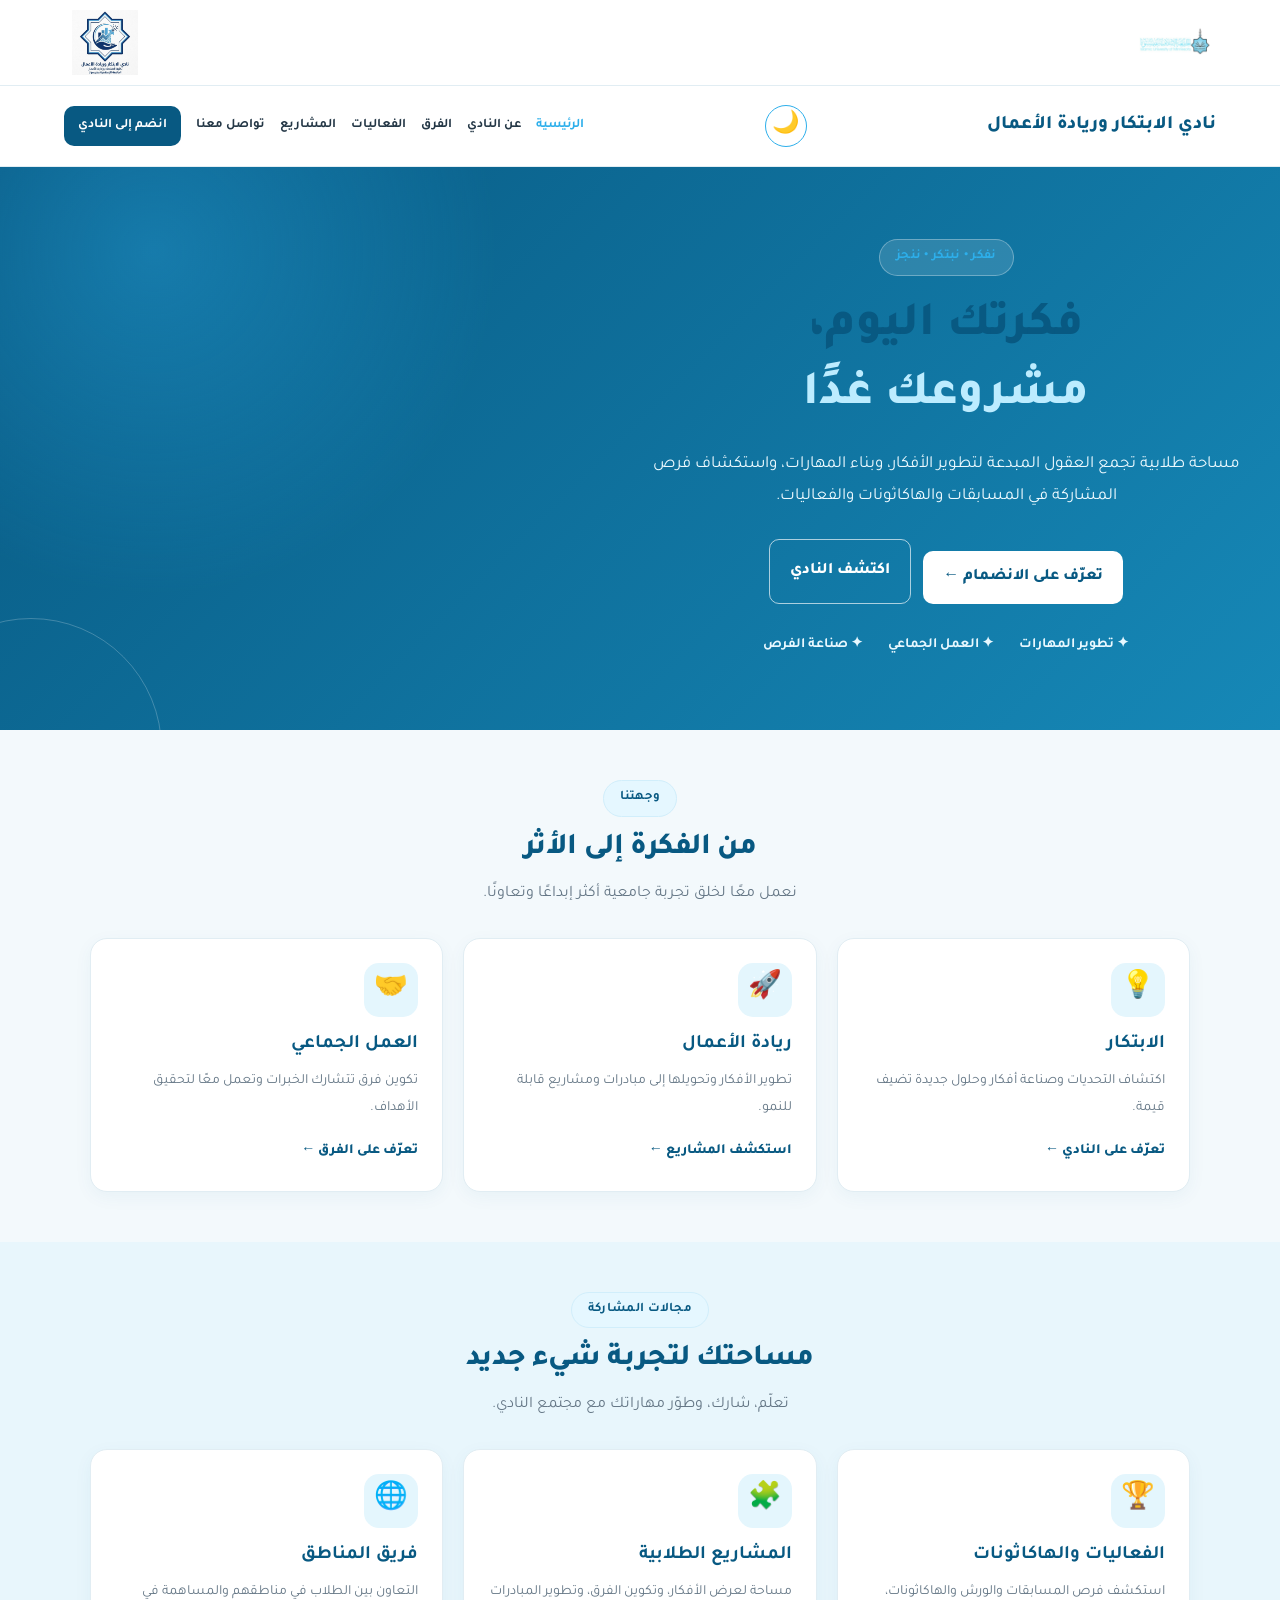
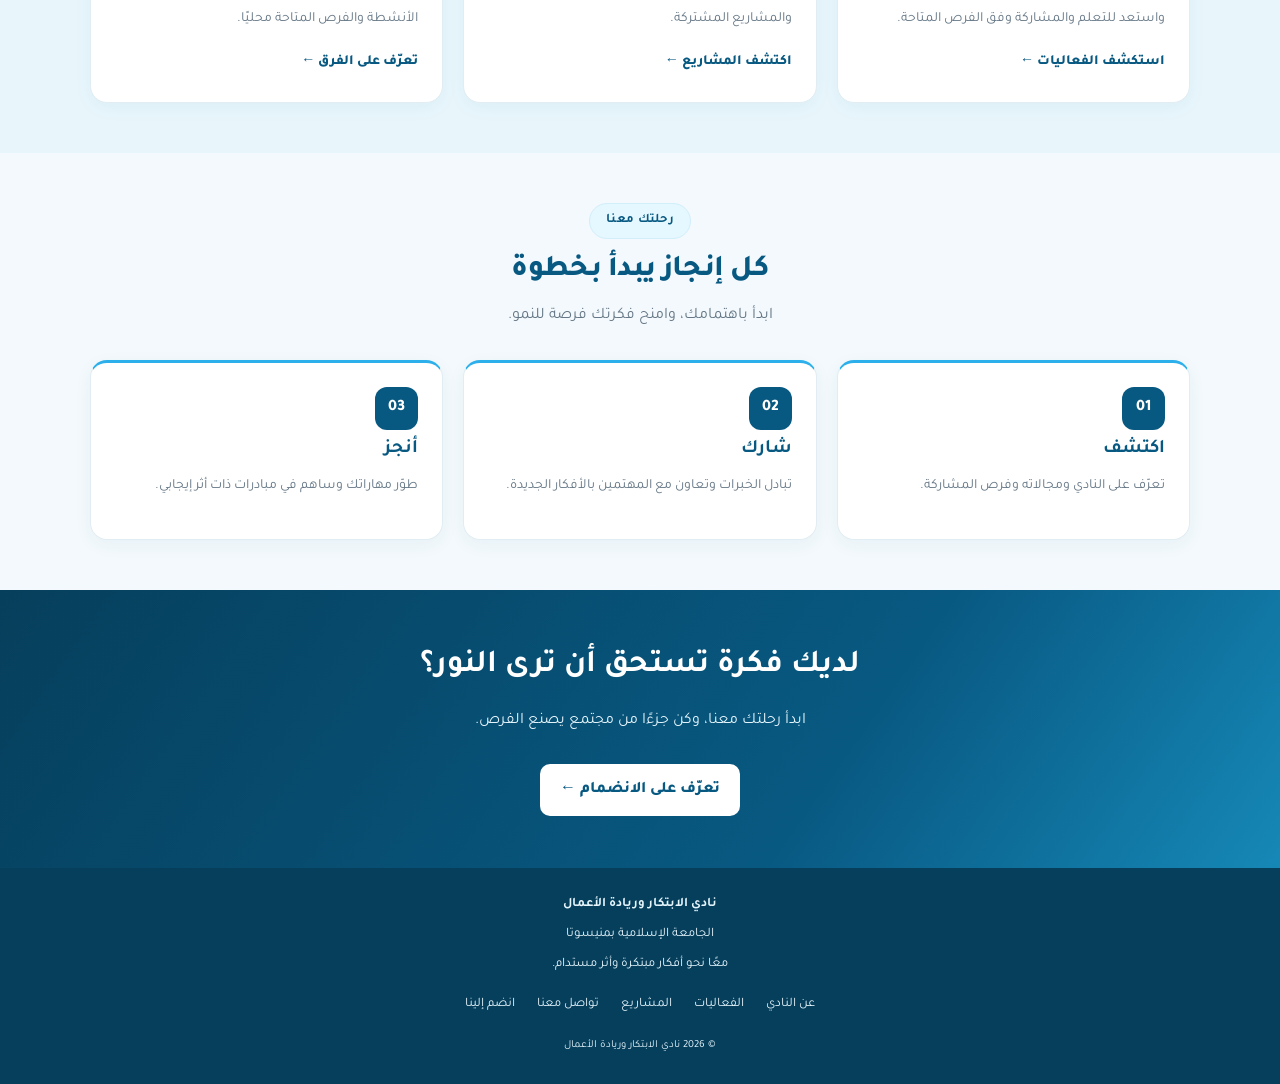
<file: index.html>
<!DOCTYPE html>
<html lang="ar" dir="rtl">
<head>
  <meta charset="UTF-8">
  <meta name="viewport" content="width=device-width, initial-scale=1.0">
  <meta name="description" content="نادي الابتكار وريادة الأعمال بالجامعة الإسلامية بمنيسوتا، مساحة طلابية لتطوير الأفكار والمشاريع والمهارات.">
  <meta name="theme-color" content="#085982">
  <title>الرئيسية | نادي الابتكار وريادة الأعمال</title>
  <link rel="stylesheet" href="style.css">

  <style>
    :root {
      --navy: #085982;
      --blue: #2DAFEB;
      --page: #f3f9fc;
      --white: #fff;
      --text: #243746;
      --muted: #657786;
      --border: #e1edf3;
    }

    * { box-sizing: border-box; }

    html { scroll-behavior: smooth; }

    body {
      margin: 0;
      font-family: 'Tajawal', Tahoma, Arial, sans-serif;
      background: var(--page);
      color: var(--text);
      line-height: 1.9;
    }

    a { color: inherit; text-decoration: none; }

    button { font: inherit; cursor: pointer; }

    img { max-width: 100%; display: block; }

    .top-logos {
      display: flex;
      align-items: center;
      justify-content: space-between;
      gap: 16px;
      padding: 10px 5%;
      background: var(--white);
      border-bottom: 1px solid var(--border);
    }

    .top-logos img {
      width: 82px;
      height: 65px;
      object-fit: contain;
    }

    .site-header {
      position: sticky;
      top: 0;
      z-index: 100;
      background: var(--white);
      border-bottom: 1px solid var(--border);
      padding: 14px 5%;
    }

    .nav-wrap {
      max-width: 1200px;
      margin: auto;
      display: flex;
      justify-content: space-between;
      align-items: center;
      gap: 16px;
      flex-wrap: wrap;
    }

    .brand {
      color: var(--navy);
      font-weight: 800;
      font-size: 19px;
      line-height: 1.6;
    }

    .header-actions {
      display: flex;
      align-items: center;
      gap: 8px;
    }

    .theme-toggle {
      display: inline-flex;
      align-items: center;
      justify-content: center;
      width: 42px;
      height: 42px;
      min-width: 42px;
      padding: 0;
      border: 1px solid var(--blue);
      border-radius: 50%;
      background: transparent;
      color: var(--navy);
      font-size: 22px;
    }

    .menu-toggle {
      display: none;
      width: 42px;
      height: 42px;
      border: 1px solid var(--border);
      border-radius: 10px;
      background: var(--page);
      color: var(--navy);
      font-size: 23px;
    }

    .nav-links {
      display: flex;
      flex-wrap: wrap;
      align-items: center;
      gap: 15px;
      font-size: 13px;
      font-weight: 700;
    }

    .nav-links a:hover,
    .nav-links a.active { color: var(--blue); }

    .nav-links .nav-cta {
      background: var(--navy);
      color: white;
      padding: 8px 14px;
      border-radius: 10px;
    }

    .nav-links .nav-cta:hover {
      background: var(--blue);
      color: white;
    }

    .container {
      width: min(1100px, 90%);
      margin: auto;
    }

    .hero {
      position: relative;
      overflow: hidden;
      padding: 72px 20px;
      text-align: center;
      color: white;
      background:
        radial-gradient(circle at 12% 15%, rgba(45,175,235,.35), transparent 28%),
        linear-gradient(135deg, #085982, #1688b7);
    }

    .hero::after {
      content: "";
      position: absolute;
      width: 260px;
      height: 260px;
      left: -100px;
      bottom: -150px;
      border: 1px solid rgba(255,255,255,.22);
      border-radius: 50%;
      pointer-events: none;
    }

    .hero-content {
      position: relative;
      z-index: 1;
      max-width: 800px;
      margin: auto;
    }

    .eyebrow {
      display: inline-block;
      background: rgba(255,255,255,.13);
      border: 1px solid rgba(255,255,255,.3);
      border-radius: 30px;
      padding: 5px 16px;
      font-size: 13px;
      font-weight: 700;
    }

    .hero h1 {
      font-size: clamp(30px, 5vw, 48px);
      line-height: 1.45;
      margin: 17px 0;
      font-weight: 800;
    }

    .hero h1 span { color: #bcecff; }

    .hero p {
      max-width: 700px;
      margin: auto;
      color: #edfaff;
      font-size: 17px;
    }

    .hero-actions {
      display: flex;
      justify-content: center;
      flex-wrap: wrap;
      gap: 12px;
      margin-top: 26px;
    }

    .btn {
      display: inline-flex;
      justify-content: center;
      align-items: center;
      border: 0;
      border-radius: 10px;
      padding: 11px 20px;
      font-weight: 800;
      text-align: center;
      transition: transform .2s, background .2s;
    }

    .btn:hover { transform: translateY(-2px); }

    .btn-primary {
      background: var(--navy);
      color: white;
    }

    .btn-primary:hover { background: #064565; }

    .btn-light {
      background: white;
      color: var(--navy);
    }

    .btn-outline {
      border: 1px solid rgba(255,255,255,.65);
      background: transparent;
      color: white;
    }

    .hero-points {
      display: flex;
      justify-content: center;
      flex-wrap: wrap;
      gap: 12px 25px;
      margin-top: 28px;
      color: #e8f8ff;
      font-size: 14px;
      font-weight: 700;
    }

    section.content-section { padding: 50px 0; }

    .section-heading {
      text-align: center;
      margin-bottom: 28px;
    }

    .section-heading .eyebrow {
      color: var(--navy);
      background: #e5f7ff;
      border-color: #d1eefb;
    }

    .section-heading h2 {
      color: var(--navy);
      margin: 10px 0 7px;
      font-size: clamp(23px, 3vw, 30px);
      line-height: 1.5;
      font-weight: 800;
    }

    .section-heading p {
      color: var(--muted);
      margin: 0;
    }

    .card-grid {
      display: grid;
      grid-template-columns: repeat(3, minmax(0, 1fr));
      gap: 20px;
    }

    .card {
      min-width: 0;
      height: 100%;
      padding: 24px;
      background: var(--white);
      border: 1px solid var(--border);
      border-radius: 17px;
      box-shadow: 0 5px 18px rgba(8,89,130,.05);
      transition: transform .2s, box-shadow .2s, border-color .2s;
    }

    .card:hover {
      transform: translateY(-4px);
      border-color: rgba(45,175,235,.55);
      box-shadow: 0 12px 28px rgba(8,89,130,.1);
    }

    .card-icon {
      display: grid;
      place-items: center;
      width: 54px;
      height: 54px;
      margin-bottom: 13px;
      border-radius: 15px;
      background: #e4f6fd;
      font-size: 27px;
    }

    .card h3 {
      color: var(--navy);
      margin: 5px 0 8px;
      font-size: 19px;
      line-height: 1.6;
    }

    .card p {
      color: var(--muted);
      font-size: 14px;
      margin: 0 0 15px;
    }

    .text-link {
      display: inline-block;
      color: var(--navy);
      font-weight: 800;
      font-size: 14px;
    }

    .text-link:hover { color: var(--blue); }

    .soft-section { background: #e8f6fc; }

    .steps .card { border-top: 3px solid var(--blue); }

    .step-number {
      display: inline-grid;
      place-items: center;
      width: 43px;
      height: 43px;
      border-radius: 12px;
      background: var(--navy);
      color: white;
      font-weight: 800;
    }

    .cta {
      text-align: center;
      background: linear-gradient(125deg, #063f5c, #085982 65%, #1688b7);
      color: white;
      padding: 52px 20px;
    }

    .cta h2 {
      font-size: clamp(24px, 4vw, 32px);
      margin: 0 0 8px;
      line-height: 1.5;
    }

    .cta p { color: #e5f5fc; }

    footer {
      padding: 25px 5%;
      text-align: center;
      background: #063f5c;
      color: #e5f5fc;
      font-size: 13px;
    }

    footer p { margin: 5px 0; }

    .footer-links {
      display: flex;
      justify-content: center;
      flex-wrap: wrap;
      gap: 12px 22px;
      margin: 16px 0;
    }

    .footer-links a:hover { color: var(--blue); }

    @media (max-width: 900px) {
      .nav-wrap { justify-content: space-between; }

      .menu-toggle { display: inline-flex; align-items: center; justify-content: center; }

      .nav-links {
        display: none;
        width: 100%;
        flex-direction: column;
        align-items: stretch;
        gap: 0;
        padding: 8px;
        background: var(--page);
        border: 1px solid var(--border);
        border-radius: 12px;
      }

      .nav-links.open { display: flex; }

      .nav-links a {
        padding: 10px;
        border-bottom: 1px solid var(--border);
      }

      .nav-links .nav-cta {
        margin-top: 8px;
        text-align: center;
      }

      .card-grid { grid-template-columns: repeat(2, minmax(0, 1fr)); }
    }

    @media (max-width: 560px) {
      .top-logos { padding: 8px 16px; }
      .top-logos img { width: 66px; height: 53px; }

      .site-header { padding: 11px 5%; }

      .brand {
        max-width: 58%;
        font-size: 15px;
      }

      .header-actions { gap: 5px; }

      .theme-toggle,
      .menu-toggle {
        width: 39px;
        height: 39px;
        min-width: 39px;
      }

      .hero { padding: 48px 18px; }
      .hero p { font-size: 15px; }
      .hero-actions { flex-direction: column; }
      .hero-actions .btn { width: 100%; }
      .hero-points { gap: 8px 14px; }

      section.content-section { padding: 36px 0; }

      .card-grid { grid-template-columns: 1fr; }
      .card { padding: 21px; }

      .cta { padding: 40px 18px; }
    }

    /* الوضع الداكن */
    html[data-theme="dark"] {
      --page: #101923;
      --white: #172532;
      --text: #edf4fa;
      --muted: #b7c8d5;
      --border: #344b5e;
    }

    html[data-theme="dark"] body { background: var(--page); color: var(--text); }

    html[data-theme="dark"] .top-logos,
    html[data-theme="dark"] .site-header { background: #172532; }

    html[data-theme="dark"] .brand,
    html[data-theme="dark"] .section-heading h2,
    html[data-theme="dark"] .card h3,
    html[data-theme="dark"] .text-link { color: #edf4fa; }

    html[data-theme="dark"] .soft-section { background: #14212d; }

    html[data-theme="dark"] .card {
      background: #1b2b3a;
      border-color: #344b5e;
    }

    html[data-theme="dark"] .card-icon { background: #263f50; }

    html[data-theme="dark"] .section-heading .eyebrow {
      background: #203b4d;
      color: #bcecff;
      border-color: #344b5e;
    }

    html[data-theme="dark"] .nav-links {
      background: #172532;
      border-color: #344b5e;
    }

    html[data-theme="dark"] .nav-links a { color: #edf4fa; }

    html[data-theme="dark"] .nav-links a.active,
    html[data-theme="dark"] .nav-links a:hover { color: #6acbfa; }

    html[data-theme="dark"] .menu-toggle {
      background: #203b4d;
      color: #edf4fa;
      border-color: #344b5e;
    }

    @media (prefers-reduced-motion: reduce) {
      html { scroll-behavior: auto; }
      *, *::before, *::after { transition: none !important; }
    }
  </style>
</head>

<body>

  <div class="top-logos">
    <img src="IMG_0364.JPG" alt="شعار الجامعة الإسلامية بمنيسوتا">
    <img src="IMG_1948.JPG" alt="شعار نادي الابتكار وريادة الأعمال">
  </div>

  <header class="site-header">
    <div class="nav-wrap">
      <a class="brand" href="index.html">نادي الابتكار وريادة الأعمال</a>

      <div class="header-actions">
        <button class="theme-toggle" type="button"
          aria-label="التبديل إلى الوضع الداكن"
          title="تغيير المظهر">🌙</button>

        <button class="menu-toggle" type="button"
          aria-label="فتح قائمة التنقل"
          aria-controls="main-nav"
          aria-expanded="false">☰</button>
      </div>

      <nav class="nav-links" id="main-nav" aria-label="القائمة الرئيسية">
        <a class="active" href="index.html" aria-current="page">الرئيسية</a>
        <a href="about.html">عن النادي</a>
        <a href="teams.html">الفرق</a>
        <a href="events.html">الفعاليات</a>
        <a href="projects.html">المشاريع</a>
        <a href="contact.html">تواصل معنا</a>
        <a class="nav-cta" href="join.html">انضم إلى النادي</a>
      </nav>
    </div>
  </header>

  <main>
    <section class="hero">
      <div class="hero-content">
        <span class="eyebrow">نفكر • نبتكر • ننجز</span>
        <h1>فكرتك اليوم،<br><span>مشروعك غدًا</span></h1>
        <p>
          مساحة طلابية تجمع العقول المبدعة لتطوير الأفكار،
          وبناء المهارات، واستكشاف فرص المشاركة في المسابقات
          والهاكاثونات والفعاليات.
        </p>

        <div class="hero-actions">
          <a class="btn btn-light" href="join.html">تعرّف على الانضمام ←</a>
          <a class="btn btn-outline" href="about.html">اكتشف النادي</a>
        </div>

        <div class="hero-points">
          <span>✦ تطوير المهارات</span>
          <span>✦ العمل الجماعي</span>
          <span>✦ صناعة الفرص</span>
        </div>
      </div>
    </section>

    <section class="content-section">
      <div class="container">
        <div class="section-heading">
          <span class="eyebrow">وجهتنا</span>
          <h2>من الفكرة إلى الأثر</h2>
          <p>نعمل معًا لخلق تجربة جامعية أكثر إبداعًا وتعاونًا.</p>
        </div>

        <div class="card-grid">
          <article class="card">
            <div class="card-icon" aria-hidden="true">💡</div>
            <h3>الابتكار</h3>
            <p>اكتشاف التحديات وصناعة أفكار وحلول جديدة تضيف قيمة.</p>
            <a class="text-link" href="about.html">تعرّف على النادي ←</a>
          </article>

          <article class="card">
            <div class="card-icon" aria-hidden="true">🚀</div>
            <h3>ريادة الأعمال</h3>
            <p>تطوير الأفكار وتحويلها إلى مبادرات ومشاريع قابلة للنمو.</p>
            <a class="text-link" href="projects.html">استكشف المشاريع ←</a>
          </article>

          <article class="card">
            <div class="card-icon" aria-hidden="true">🤝</div>
            <h3>العمل الجماعي</h3>
            <p>تكوين فرق تتشارك الخبرات وتعمل معًا لتحقيق الأهداف.</p>
            <a class="text-link" href="teams.html">تعرّف على الفرق ←</a>
          </article>
        </div>
      </div>
    </section>

    <section class="content-section soft-section">
      <div class="container">
        <div class="section-heading">
          <span class="eyebrow">مجالات المشاركة</span>
          <h2>مساحتك لتجربة شيء جديد</h2>
          <p>تعلّم، شارك، وطوّر مهاراتك مع مجتمع النادي.</p>
        </div>

        <div class="card-grid">
          <article class="card">
            <div class="card-icon" aria-hidden="true">🏆</div>
            <h3>الفعاليات والهاكاثونات</h3>
            <p>استكشف فرص المسابقات والورش والهاكاثونات، واستعد للتعلم والمشاركة وفق الفرص المتاحة.</p>
            <a class="text-link" href="events.html">استكشف الفعاليات ←</a>
          </article>

          <article class="card">
            <div class="card-icon" aria-hidden="true">🧩</div>
            <h3>المشاريع الطلابية</h3>
            <p>مساحة لعرض الأفكار، وتكوين الفرق، وتطوير المبادرات والمشاريع المشتركة.</p>
            <a class="text-link" href="projects.html">اكتشف المشاريع ←</a>
          </article>

          <article class="card">
            <div class="card-icon" aria-hidden="true">🌐</div>
            <h3>فريق المناطق</h3>
            <p>التعاون بين الطلاب في مناطقهم والمساهمة في الأنشطة والفرص المتاحة محليًا.</p>
            <a class="text-link" href="teams.html">تعرّف على الفرق ←</a>
          </article>
        </div>
      </div>
    </section>

    <section class="content-section steps">
      <div class="container">
        <div class="section-heading">
          <span class="eyebrow">رحلتك معنا</span>
          <h2>كل إنجاز يبدأ بخطوة</h2>
          <p>ابدأ باهتمامك، وامنح فكرتك فرصة للنمو.</p>
        </div>

        <div class="card-grid">
          <article class="card">
            <div class="step-number">01</div>
            <h3>اكتشف</h3>
            <p>تعرّف على النادي ومجالاته وفرص المشاركة.</p>
          </article>

          <article class="card">
            <div class="step-number">02</div>
            <h3>شارك</h3>
            <p>تبادل الخبرات وتعاون مع المهتمين بالأفكار الجديدة.</p>
          </article>

          <article class="card">
            <div class="step-number">03</div>
            <h3>أنجز</h3>
            <p>طوّر مهاراتك وساهم في مبادرات ذات أثر إيجابي.</p>
          </article>
        </div>
      </div>
    </section>

    <section class="cta">
      <div class="container">
        <h2>لديك فكرة تستحق أن ترى النور؟</h2>
        <p>ابدأ رحلتك معنا، وكن جزءًا من مجتمع يصنع الفرص.</p>
        <a class="btn btn-light" href="join.html">تعرّف على الانضمام ←</a>
      </div>
    </section>
  </main>

  <footer>
    <strong>نادي الابتكار وريادة الأعمال</strong>
    <p>الجامعة الإسلامية بمنيسوتا</p>
    <p>معًا نحو أفكار مبتكرة وأثر مستدام.</p>

    <div class="footer-links">
      <a href="about.html">عن النادي</a>
      <a href="events.html">الفعاليات</a>
      <a href="projects.html">المشاريع</a>
      <a href="contact.html">تواصل معنا</a>
      <a href="join.html">انضم إلينا</a>
    </div>

    <small>© 2026 نادي الابتكار وريادة الأعمال</small>
  </footer>

  <script src="script.js"></script>
</body>
</html>
</file>
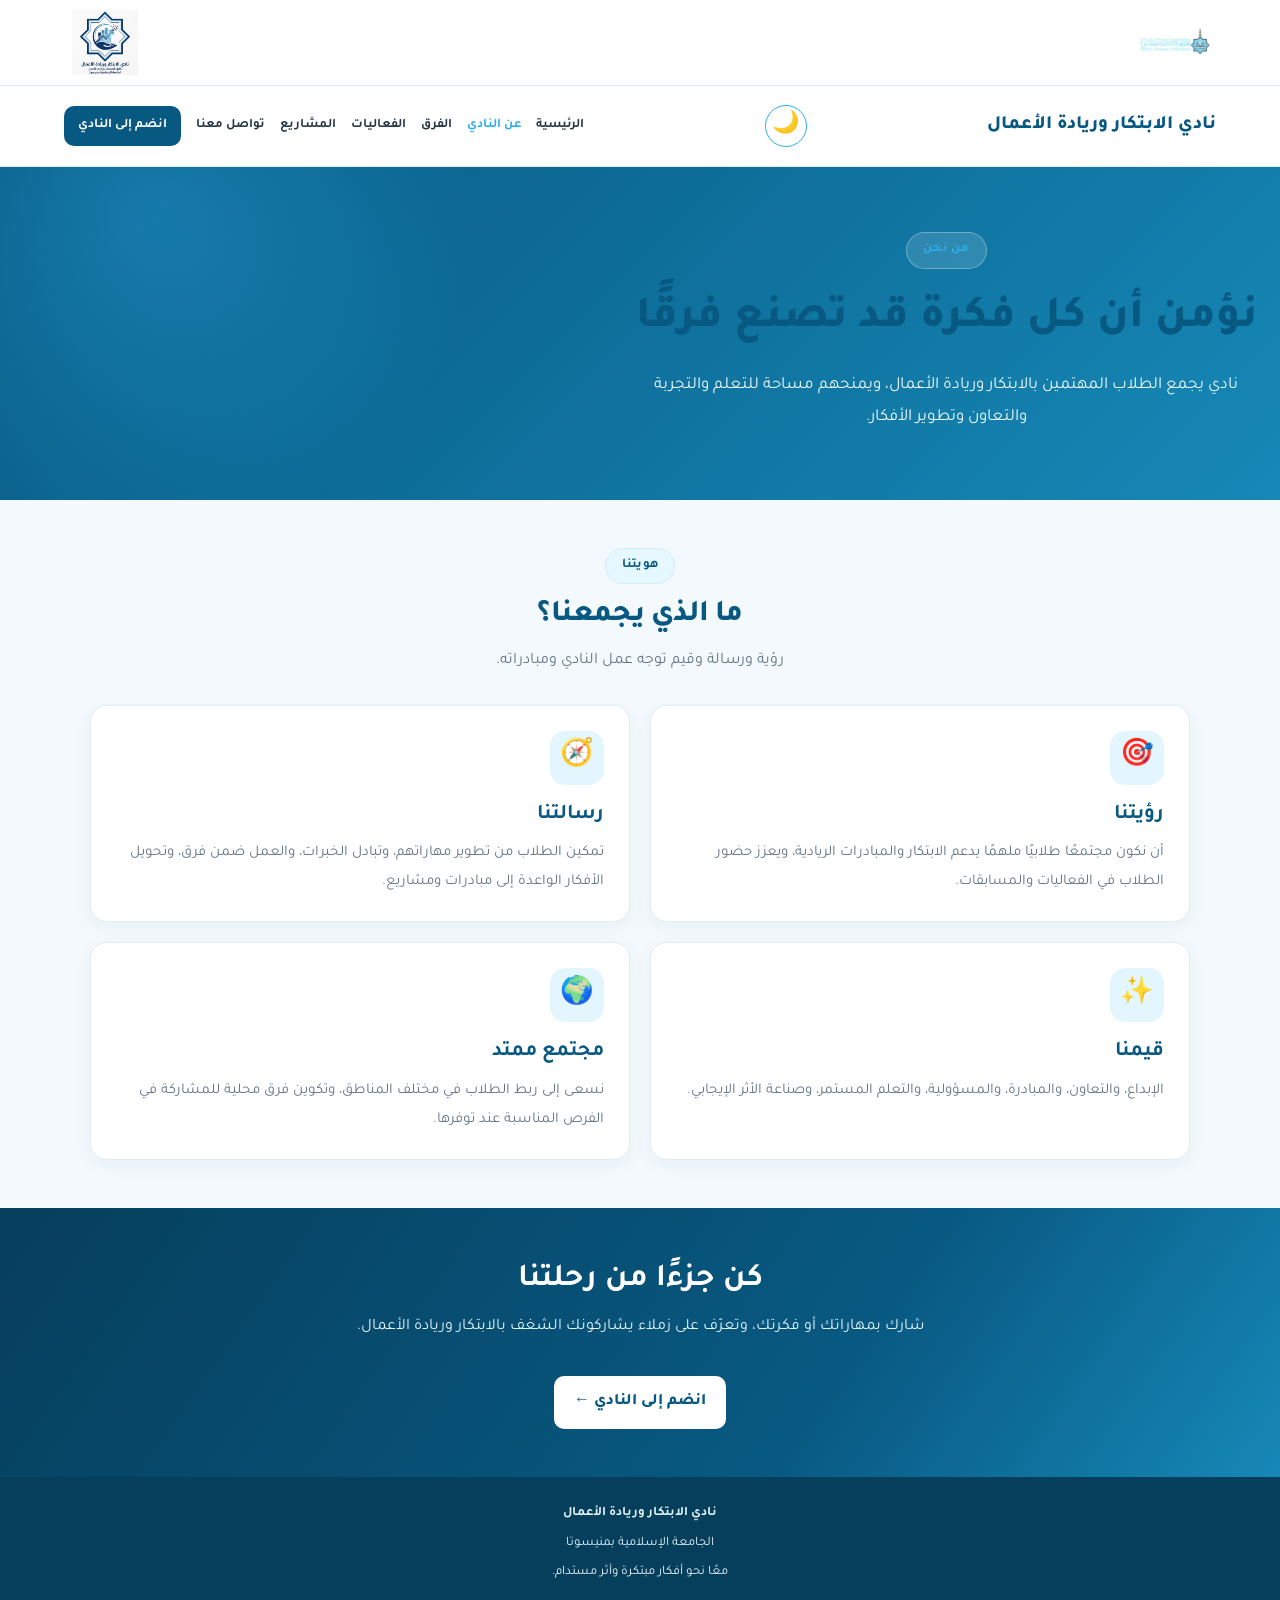
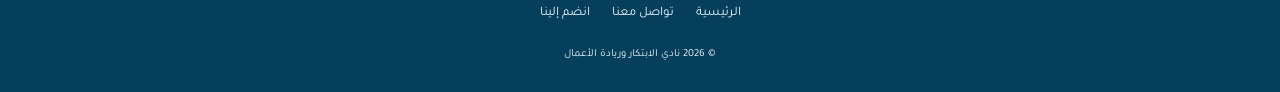
<file: about.html>
<!DOCTYPE html>
<html lang="ar" dir="rtl">
<head>
  <meta charset="UTF-8">
  <meta name="viewport" content="width=device-width, initial-scale=1.0">
  <meta name="description" content="تعرف على رؤية ورسالة وقيم نادي الابتكار وريادة الأعمال بالجامعة الإسلامية بمنيسوتا.">
  <meta name="theme-color" content="#085982">
  <title>عن النادي | نادي الابتكار وريادة الأعمال</title>
  <link rel="stylesheet" href="style.css">

  <style>
    :root {
      --navy: #085982;
      --blue: #2DAFEB;
      --page: #f3f9fc;
      --white: #fff;
      --text: #243746;
      --muted: #657786;
      --border: #e1edf3;
    }

    * { box-sizing: border-box; }

    html { scroll-behavior: smooth; }

    body {
      margin: 0;
      font-family: 'Tajawal', Tahoma, Arial, sans-serif;
      background: var(--page);
      color: var(--text);
      line-height: 1.9;
    }

    a { color: inherit; text-decoration: none; }
    button { font: inherit; cursor: pointer; }
    img { max-width: 100%; display: block; }

    .top-logos {
      display: flex;
      align-items: center;
      justify-content: space-between;
      gap: 16px;
      padding: 10px 5%;
      background: var(--white);
      border-bottom: 1px solid var(--border);
    }

    .top-logos img {
      width: 82px;
      height: 65px;
      object-fit: contain;
    }

    .site-header {
      position: sticky;
      top: 0;
      z-index: 100;
      background: var(--white);
      border-bottom: 1px solid var(--border);
      padding: 14px 5%;
    }

    .nav-wrap {
      max-width: 1200px;
      margin: auto;
      display: flex;
      justify-content: space-between;
      align-items: center;
      gap: 16px;
      flex-wrap: wrap;
    }

    .brand {
      color: var(--navy);
      font-weight: 800;
      font-size: 19px;
      line-height: 1.6;
    }

    .header-actions {
      display: flex;
      align-items: center;
      gap: 8px;
    }

    .theme-toggle {
      display: inline-flex;
      align-items: center;
      justify-content: center;
      width: 42px;
      height: 42px;
      min-width: 42px;
      padding: 0;
      border: 1px solid var(--blue);
      border-radius: 50%;
      background: transparent;
      color: var(--navy);
      font-size: 22px;
    }

    .menu-toggle {
      display: none;
      width: 42px;
      height: 42px;
      border: 1px solid var(--border);
      border-radius: 10px;
      background: var(--page);
      color: var(--navy);
      font-size: 23px;
    }

    .nav-links {
      display: flex;
      flex-wrap: wrap;
      align-items: center;
      gap: 15px;
      font-size: 13px;
      font-weight: 700;
    }

    .nav-links a:hover,
    .nav-links a.active {
      color: var(--blue);
    }

    .nav-links .nav-cta {
      background: var(--navy);
      color: white;
      padding: 8px 14px;
      border-radius: 10px;
    }

    .nav-links .nav-cta:hover {
      background: var(--blue);
      color: white;
    }

    .container {
      width: min(1100px, 90%);
      margin: auto;
    }

    .hero {
      position: relative;
      overflow: hidden;
      padding: 65px 20px;
      text-align: center;
      color: white;
      background:
        radial-gradient(circle at 12% 15%, rgba(45,175,235,.35), transparent 28%),
        linear-gradient(135deg, #085982, #1688b7);
    }

    .hero-content {
      position: relative;
      z-index: 1;
      max-width: 820px;
      margin: auto;
    }

    .eyebrow {
      display: inline-block;
      background: rgba(255,255,255,.13);
      border: 1px solid rgba(255,255,255,.3);
      border-radius: 30px;
      padding: 5px 16px;
      font-size: 13px;
      font-weight: 700;
    }

    .hero h1 {
      font-size: clamp(29px, 5vw, 45px);
      line-height: 1.5;
      margin: 17px 0;
      font-weight: 800;
    }

    .hero p {
      max-width: 720px;
      margin: auto;
      color: #edfaff;
      font-size: 17px;
    }

    .content-section { padding: 48px 0; }

    .section-heading {
      text-align: center;
      margin-bottom: 28px;
    }

    .section-heading .eyebrow {
      color: var(--navy);
      background: #e5f7ff;
      border-color: #d1eefb;
    }

    .section-heading h2 {
      color: var(--navy);
      margin: 10px 0 7px;
      font-size: clamp(23px, 3vw, 30px);
      line-height: 1.5;
      font-weight: 800;
    }

    .section-heading p {
      color: var(--muted);
      margin: 0;
    }

    .card-grid {
      display: grid;
      grid-template-columns: repeat(2, minmax(0, 1fr));
      gap: 20px;
    }

    .card {
      min-width: 0;
      height: 100%;
      padding: 25px;
      background: var(--white);
      border: 1px solid var(--border);
      border-radius: 17px;
      box-shadow: 0 5px 18px rgba(8,89,130,.05);
      transition: transform .2s, box-shadow .2s, border-color .2s;
    }

    .card:hover {
      transform: translateY(-4px);
      border-color: rgba(45,175,235,.55);
      box-shadow: 0 12px 28px rgba(8,89,130,.1);
    }

    .card-icon {
      display: grid;
      place-items: center;
      width: 54px;
      height: 54px;
      margin-bottom: 13px;
      border-radius: 15px;
      background: #e4f6fd;
      font-size: 27px;
    }

    .card h2 {
      color: var(--navy);
      margin: 5px 0 8px;
      font-size: 21px;
      line-height: 1.6;
    }

    .card p {
      color: var(--muted);
      font-size: 15px;
      margin: 0;
    }

    .soft-section { background: #e8f6fc; }

    .cta {
      text-align: center;
      background: linear-gradient(125deg, #063f5c, #085982 65%, #1688b7);
      color: white;
      padding: 48px 20px;
    }

    .cta h2 {
      font-size: clamp(24px, 4vw, 32px);
      margin: 0 0 8px;
      line-height: 1.5;
    }

    .cta p {
      color: #e5f5fc;
      max-width: 680px;
      margin: 0 auto 22px;
    }

    .btn {
      display: inline-flex;
      justify-content: center;
      align-items: center;
      border: 0;
      border-radius: 10px;
      padding: 11px 20px;
      font-weight: 800;
      text-align: center;
      transition: transform .2s, background .2s;
    }

    .btn:hover { transform: translateY(-2px); }

    .btn-light {
      background: white;
      color: var(--navy);
    }

    footer {
      padding: 25px 5%;
      text-align: center;
      background: #063f5c;
      color: #e5f5fc;
      font-size: 13px;
    }

    footer p { margin: 5px 0; }

    .footer-links {
      display: flex;
      justify-content: center;
      flex-wrap: wrap;
      gap: 12px 22px;
      margin: 16px 0;
    }

    .footer-links a:hover { color: var(--blue); }

    @media (max-width: 900px) {
      .nav-wrap { justify-content: space-between; }

      .menu-toggle {
        display: inline-flex;
        align-items: center;
        justify-content: center;
      }

      .nav-links {
        display: none;
        width: 100%;
        flex-direction: column;
        align-items: stretch;
        gap: 0;
        padding: 8px;
        background: var(--page);
        border: 1px solid var(--border);
        border-radius: 12px;
      }

      .nav-links.open { display: flex; }

      .nav-links a {
        padding: 10px;
        border-bottom: 1px solid var(--border);
      }

      .nav-links .nav-cta {
        margin-top: 8px;
        text-align: center;
      }
    }

    @media (max-width: 560px) {
      .top-logos { padding: 8px 16px; }

      .top-logos img {
        width: 66px;
        height: 53px;
      }

      .site-header { padding: 11px 5%; }

      .brand {
        max-width: 58%;
        font-size: 15px;
      }

      .header-actions { gap: 5px; }

      .theme-toggle,
      .menu-toggle {
        width: 39px;
        height: 39px;
        min-width: 39px;
      }

      .hero { padding: 45px 18px; }
      .hero p { font-size: 15px; }
      .content-section { padding: 36px 0; }
      .card-grid { grid-template-columns: 1fr; }
      .card { padding: 21px; }
      .cta { padding: 40px 18px; }
    }

    html[data-theme="dark"] {
      --page: #101923;
      --white: #172532;
      --text: #edf4fa;
      --muted: #b7c8d5;
      --border: #344b5e;
    }

    html[data-theme="dark"] body {
      background: var(--page);
      color: var(--text);
    }

    html[data-theme="dark"] .top-logos,
    html[data-theme="dark"] .site-header {
      background: #172532;
    }

    html[data-theme="dark"] .brand,
    html[data-theme="dark"] .section-heading h2,
    html[data-theme="dark"] .card h2 {
      color: #edf4fa;
    }

    html[data-theme="dark"] .soft-section { background: #14212d; }

    html[data-theme="dark"] .card {
      background: #1b2b3a;
      border-color: #344b5e;
    }

    html[data-theme="dark"] .card-icon { background: #263f50; }

    html[data-theme="dark"] .section-heading .eyebrow {
      background: #203b4d;
      color: #bcecff;
      border-color: #344b5e;
    }

    html[data-theme="dark"] .nav-links {
      background: #172532;
      border-color: #344b5e;
    }

    html[data-theme="dark"] .nav-links a { color: #edf4fa; }

    html[data-theme="dark"] .nav-links a.active,
    html[data-theme="dark"] .nav-links a:hover {
      color: #6acbfa;
    }

    html[data-theme="dark"] .menu-toggle {
      background: #203b4d;
      color: #edf4fa;
      border-color: #344b5e;
    }
  </style>
</head>

<body>
  <div class="top-logos">
    <img src="IMG_0364.JPG" alt="شعار الجامعة الإسلامية بمنيسوتا">
    <img src="IMG_1948.JPG" alt="شعار نادي الابتكار وريادة الأعمال">
  </div>

  <header class="site-header">
    <div class="nav-wrap">
      <a class="brand" href="index.html">نادي الابتكار وريادة الأعمال</a>

      <div class="header-actions">
        <button class="theme-toggle" type="button"
          aria-label="التبديل إلى الوضع الداكن"
          title="تغيير المظهر">🌙</button>

        <button class="menu-toggle" type="button"
          aria-label="فتح قائمة التنقل"
          aria-controls="main-nav"
          aria-expanded="false">☰</button>
      </div>

      <nav class="nav-links" id="main-nav" aria-label="القائمة الرئيسية">
        <a href="index.html">الرئيسية</a>
        <a class="active" href="about.html" aria-current="page">عن النادي</a>
        <a href="teams.html">الفرق</a>
        <a href="events.html">الفعاليات</a>
        <a href="projects.html">المشاريع</a>
        <a href="contact.html">تواصل معنا</a>
        <a class="nav-cta" href="join.html">انضم إلى النادي</a>
      </nav>
    </div>
  </header>

  <main>
    <section class="hero">
      <div class="hero-content">
        <span class="eyebrow">من نحن</span>
        <h1>نؤمن أن كل فكرة قد تصنع فرقًا</h1>
        <p>
          نادي يجمع الطلاب المهتمين بالابتكار وريادة الأعمال،
          ويمنحهم مساحة للتعلم والتجربة والتعاون وتطوير الأفكار.
        </p>
      </div>
    </section>

    <section class="content-section">
      <div class="container">
        <div class="section-heading">
          <span class="eyebrow">هويتنا</span>
          <h2>ما الذي يجمعنا؟</h2>
          <p>رؤية ورسالة وقيم توجه عمل النادي ومبادراته.</p>
        </div>

        <div class="card-grid">
          <article class="card">
            <div class="card-icon" aria-hidden="true">🎯</div>
            <h2>رؤيتنا</h2>
            <p>
              أن نكون مجتمعًا طلابيًا ملهمًا يدعم الابتكار
              والمبادرات الريادية، ويعزز حضور الطلاب في
              الفعاليات والمسابقات.
            </p>
          </article>

          <article class="card">
            <div class="card-icon" aria-hidden="true">🧭</div>
            <h2>رسالتنا</h2>
            <p>
              تمكين الطلاب من تطوير مهاراتهم، وتبادل الخبرات،
              والعمل ضمن فرق، وتحويل الأفكار الواعدة إلى
              مبادرات ومشاريع.
            </p>
          </article>

          <article class="card">
            <div class="card-icon" aria-hidden="true">✨</div>
            <h2>قيمنا</h2>
            <p>
              الإبداع، والتعاون، والمبادرة، والمسؤولية،
              والتعلم المستمر، وصناعة الأثر الإيجابي.
            </p>
          </article>

          <article class="card">
            <div class="card-icon" aria-hidden="true">🌍</div>
            <h2>مجتمع ممتد</h2>
            <p>
              نسعى إلى ربط الطلاب في مختلف المناطق،
              وتكوين فرق محلية للمشاركة في الفرص المناسبة
              عند توفرها.
            </p>
          </article>
        </div>
      </div>
    </section>

    <section class="cta">
      <div class="container">
        <h2>كن جزءًا من رحلتنا</h2>
        <p>
          شارك بمهاراتك أو فكرتك، وتعرّف على زملاء
          يشاركونك الشغف بالابتكار وريادة الأعمال.
        </p>
        <a class="btn btn-light" href="join.html">انضم إلى النادي ←</a>
      </div>
    </section>
  </main>

  <footer>
    <strong>نادي الابتكار وريادة الأعمال</strong>
    <p>الجامعة الإسلامية بمنيسوتا</p>
    <p>معًا نحو أفكار مبتكرة وأثر مستدام.</p>

    <div class="footer-links">
      <a href="index.html">الرئيسية</a>
      <a href="contact.html">تواصل معنا</a>
      <a href="join.html">انضم إلينا</a>
    </div>

    <small>© 2026 نادي الابتكار وريادة الأعمال</small>
  </footer>

  <script src="script.js"></script>
</body>
</html>
</file>
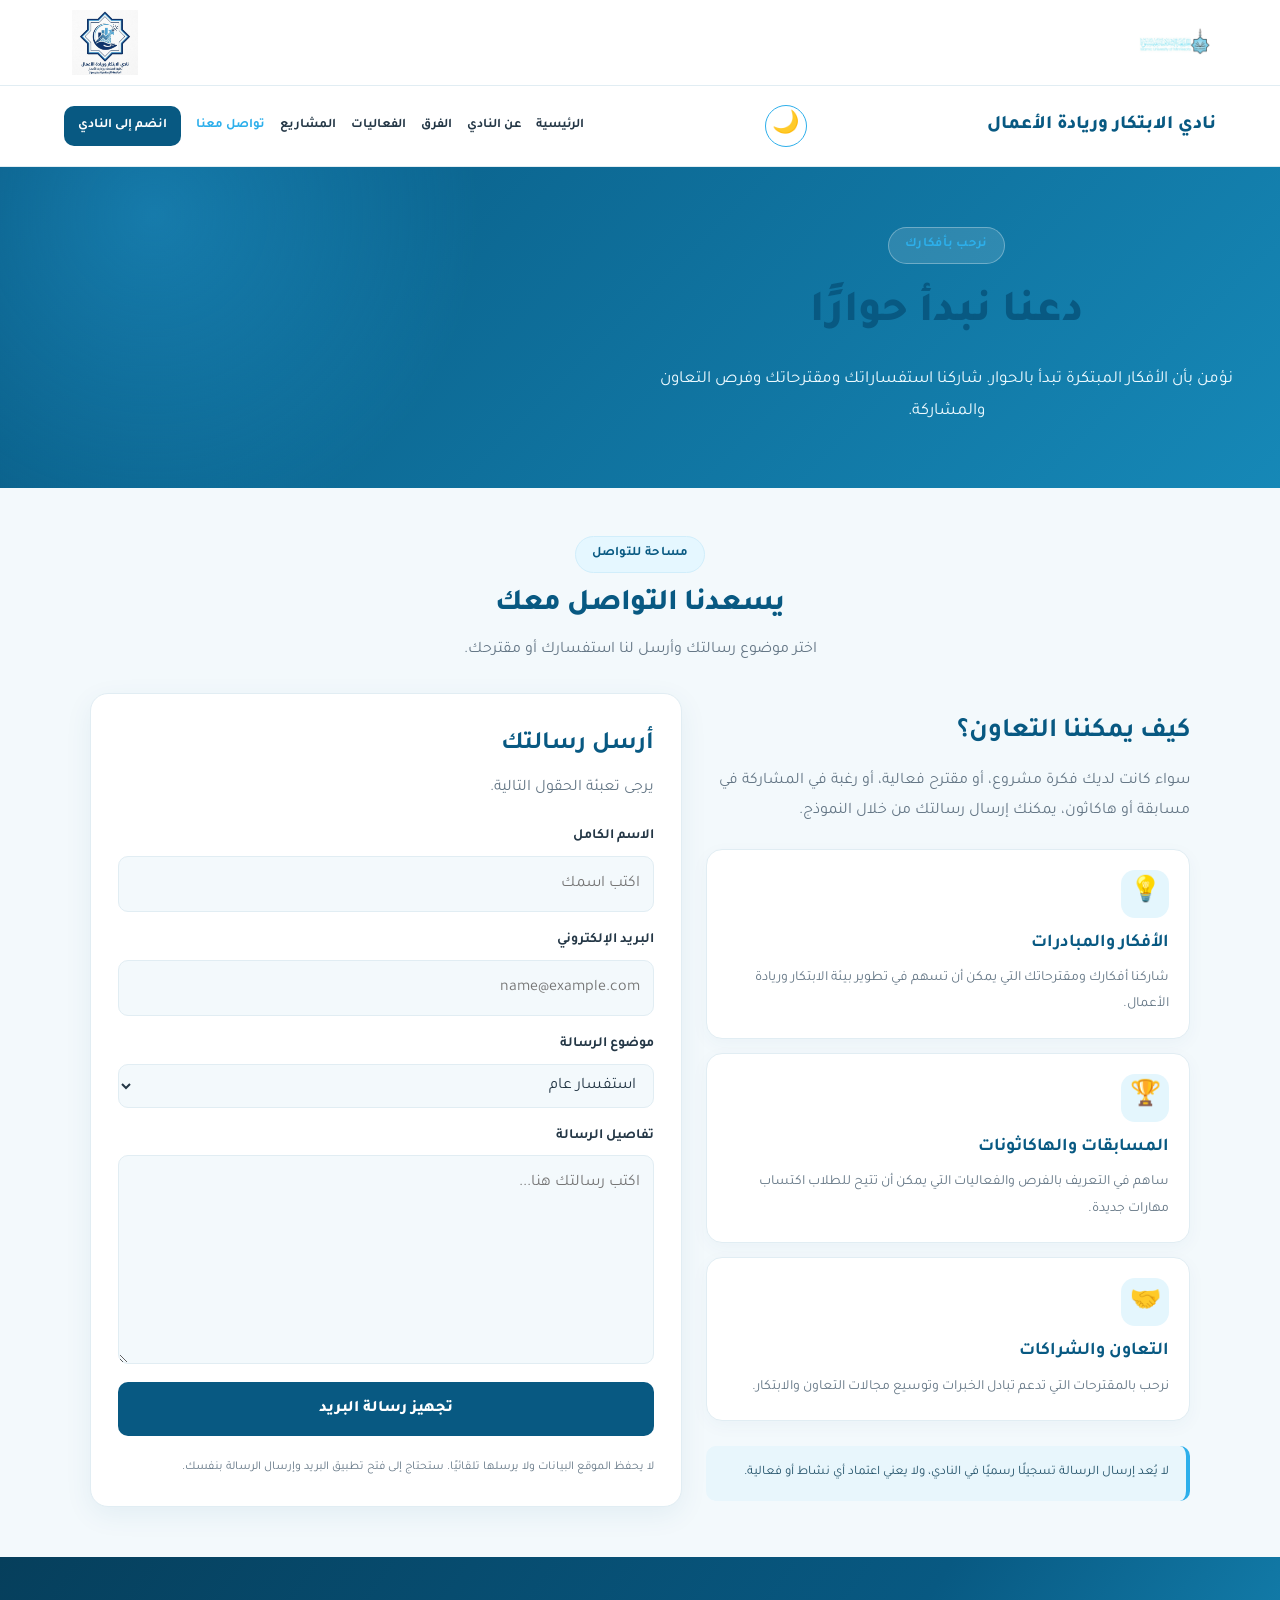
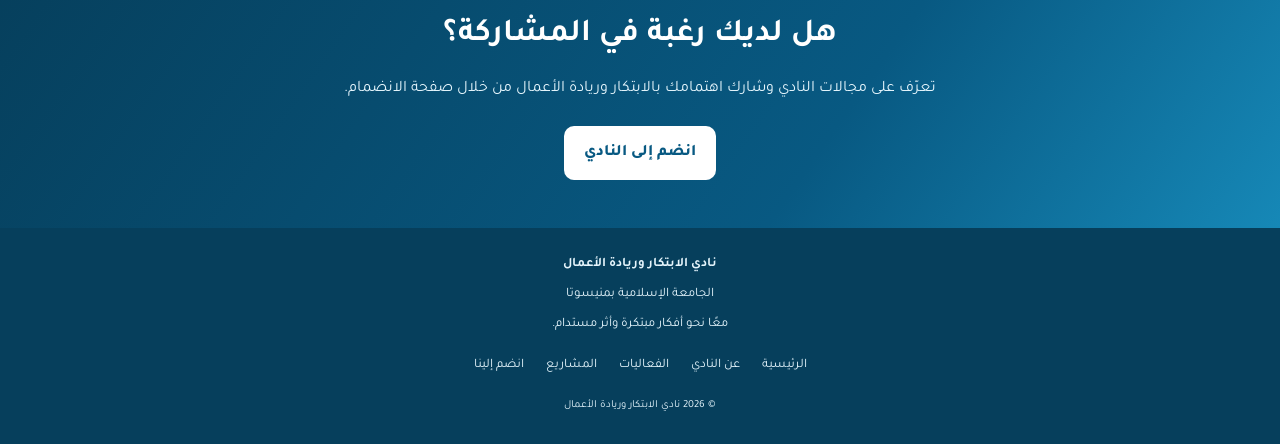
<file: contact.html>
<!DOCTYPE html>
<html lang="ar" dir="rtl">
<head>
  <meta charset="UTF-8">
  <meta name="viewport" content="width=device-width, initial-scale=1.0">
  <meta name="theme-color" content="#085982">
  <meta name="description" content="تواصل مع نادي الابتكار وريادة الأعمال وشارك أفكارك ومقترحاتك.">
  <title>تواصل معنا | نادي الابتكار وريادة الأعمال</title>
  <link rel="stylesheet" href="style.css">
  <link rel="preconnect" href="https://fonts.googleapis.com">
  <link rel="preconnect" href="https://fonts.gstatic.com" crossorigin>
  <link href="https://fonts.googleapis.com/css2?family=Tajawal:wght@400;500;700;800&display=swap" rel="stylesheet">

  <style>
    :root {
      --navy: #085982;
      --blue: #2DAFEB;
      --page: #f3f9fc;
      --white: #fff;
      --text: #243746;
      --muted: #657786;
      --border: #e1edf3;
    }

    * { box-sizing: border-box; }
    html { scroll-behavior: smooth; }

    body {
      margin: 0;
      font-family: 'Tajawal', Tahoma, Arial, sans-serif;
      background: var(--page);
      color: var(--text);
      line-height: 1.9;
    }

    a { color: inherit; text-decoration: none; }
    button, input, select, textarea { font: inherit; }
    button { cursor: pointer; }

    .top-logos {
      display: flex;
      align-items: center;
      justify-content: space-between;
      gap: 16px;
      padding: 10px 5%;
      background: var(--white);
      border-bottom: 1px solid var(--border);
    }

    .top-logos img {
      width: 82px;
      height: 65px;
      object-fit: contain;
    }

    .site-header {
      position: sticky;
      top: 0;
      z-index: 100;
      background: var(--white);
      border-bottom: 1px solid var(--border);
      padding: 14px 5%;
    }

    .nav-wrap {
      max-width: 1200px;
      margin: auto;
      display: flex;
      justify-content: space-between;
      align-items: center;
      gap: 16px;
      flex-wrap: wrap;
    }

    .brand {
      color: var(--navy);
      font-weight: 800;
      font-size: 19px;
      line-height: 1.6;
    }

    .header-actions {
      display: flex;
      align-items: center;
      gap: 8px;
    }

    .theme-toggle {
      display: inline-flex;
      align-items: center;
      justify-content: center;
      width: 42px;
      height: 42px;
      min-width: 42px;
      padding: 0;
      border: 1px solid var(--blue);
      border-radius: 50%;
      background: transparent;
      color: var(--navy);
      font-size: 22px;
    }

    .menu-toggle {
      display: none;
      width: 42px;
      height: 42px;
      border: 1px solid var(--border);
      border-radius: 10px;
      background: var(--page);
      color: var(--navy);
      font-size: 23px;
    }

    .nav-links {
      display: flex;
      flex-wrap: wrap;
      align-items: center;
      gap: 15px;
      font-size: 13px;
      font-weight: 700;
    }

    .nav-links a:hover,
    .nav-links a.active { color: var(--blue); }

    .nav-links .nav-cta {
      background: var(--navy);
      color: white;
      padding: 8px 14px;
      border-radius: 10px;
    }

    .nav-links .nav-cta:hover {
      background: var(--blue);
      color: white;
    }

    .container {
      width: min(1100px, 90%);
      margin: auto;
    }

    .hero {
      padding: 60px 20px;
      text-align: center;
      color: white;
      background:
        radial-gradient(circle at 12% 15%, rgba(45,175,235,.35), transparent 28%),
        linear-gradient(135deg, #085982, #1688b7);
    }

    .hero-content {
      max-width: 800px;
      margin: auto;
    }

    .eyebrow {
      display: inline-block;
      background: rgba(255,255,255,.13);
      border: 1px solid rgba(255,255,255,.3);
      border-radius: 30px;
      padding: 5px 16px;
      font-size: 13px;
      font-weight: 700;
    }

    .hero h1 {
      font-size: clamp(29px, 5vw, 44px);
      line-height: 1.5;
      margin: 17px 0;
      font-weight: 800;
    }

    .hero p {
      max-width: 700px;
      margin: auto;
      color: #edfaff;
      font-size: 17px;
    }

    .content-section { padding: 48px 0; }

    .section-heading {
      text-align: center;
      margin-bottom: 28px;
    }

    .section-heading .eyebrow {
      color: var(--navy);
      background: #e5f7ff;
      border-color: #d1eefb;
    }

    .section-heading h2 {
      color: var(--navy);
      margin: 10px 0 7px;
      font-size: clamp(23px, 3vw, 30px);
      line-height: 1.5;
    }

    .section-heading p {
      color: var(--muted);
      margin: 0;
    }

    .contact-layout {
      display: grid;
      grid-template-columns: .9fr 1.1fr;
      gap: 24px;
      align-items: start;
    }

    .intro-panel {
      padding: 8px 0;
    }

    .intro-panel > h2 {
      color: var(--navy);
      font-size: 27px;
      line-height: 1.5;
      margin: 12px 0;
    }

    .intro-panel > p {
      color: var(--muted);
      margin: 0 0 22px;
    }

    .info-card {
      padding: 20px;
      margin-bottom: 14px;
      background: var(--white);
      border: 1px solid var(--border);
      border-radius: 16px;
      box-shadow: 0 5px 18px rgba(8,89,130,.04);
    }

    .info-icon {
      display: grid;
      place-items: center;
      width: 48px;
      height: 48px;
      margin-bottom: 8px;
      border-radius: 14px;
      background: #e4f6fd;
      font-size: 25px;
    }

    .info-card h3 {
      color: var(--navy);
      margin: 5px 0;
      font-size: 18px;
    }

    .info-card p {
      color: var(--muted);
      font-size: 14px;
      margin: 0;
    }

    .notice {
      padding: 15px 17px;
      border-right: 4px solid var(--blue);
      border-radius: 10px;
      background: #e8f6fc;
      color: #24536a;
      font-size: 13px;
    }

    .form-card {
      padding: 27px;
      background: var(--white);
      border: 1px solid var(--border);
      border-radius: 18px;
      box-shadow: 0 8px 28px rgba(8,89,130,.07);
    }

    .form-card h2 {
      color: var(--navy);
      font-size: 25px;
      margin: 0 0 4px;
    }

    .form-card > p {
      color: var(--muted);
      margin: 0 0 20px;
    }

    .form-card label {
      display: block;
      color: var(--text);
      font-weight: 700;
      font-size: 14px;
      margin: 15px 0 6px;
    }

    .form-card input,
    .form-card select,
    .form-card textarea {
      display: block;
      width: 100%;
      min-width: 0;
      padding: 12px 13px;
      border: 1px solid var(--border);
      border-radius: 10px;
      background: var(--page);
      color: var(--text);
      outline: none;
    }

    .form-card input:focus,
    .form-card select:focus,
    .form-card textarea:focus {
      border-color: var(--blue);
      box-shadow: 0 0 0 3px rgba(45,175,235,.13);
    }

    .form-card textarea {
      resize: vertical;
      min-height: 140px;
    }

    .btn {
      display: inline-flex;
      justify-content: center;
      align-items: center;
      width: 100%;
      border: 0;
      border-radius: 10px;
      padding: 12px 20px;
      margin-top: 20px;
      background: var(--navy);
      color: white;
      font-weight: 800;
      text-align: center;
      transition: background .2s, transform .2s;
    }

    .btn:hover {
      background: var(--blue);
      transform: translateY(-2px);
    }

    .form-status {
      margin: 12px 0;
      color: var(--navy);
      font-weight: 700;
      font-size: 14px;
    }

    .form-card small {
      display: block;
      color: var(--muted);
      font-size: 12px;
      margin-top: 12px;
    }

    .cta {
      text-align: center;
      background: linear-gradient(125deg, #063f5c, #085982 65%, #1688b7);
      color: white;
      padding: 48px 20px;
    }

    .cta h2 {
      font-size: clamp(24px, 4vw, 32px);
      margin: 0 0 8px;
    }

    .cta p {
      color: #e5f5fc;
      max-width: 680px;
      margin: 0 auto 22px;
    }

    .btn-light {
      display: inline-flex;
      justify-content: center;
      align-items: center;
      width: auto;
      margin-top: 0;
      background: white;
      color: var(--navy);
    }

    footer {
      padding: 25px 5%;
      text-align: center;
      background: #063f5c;
      color: #e5f5fc;
      font-size: 13px;
    }

    footer p { margin: 5px 0; }

    .footer-links {
      display: flex;
      justify-content: center;
      flex-wrap: wrap;
      gap: 12px 22px;
      margin: 16px 0;
    }

    .footer-links a:hover { color: var(--blue); }

    @media (max-width: 900px) {
      .menu-toggle {
        display: inline-flex;
        align-items: center;
        justify-content: center;
      }

      .nav-links {
        display: none;
        width: 100%;
        flex-direction: column;
        align-items: stretch;
        gap: 0;
        padding: 8px;
        background: var(--page);
        border: 1px solid var(--border);
        border-radius: 12px;
      }

      .nav-links.open { display: flex; }

      .nav-links a {
        padding: 10px;
        border-bottom: 1px solid var(--border);
      }

      .nav-links .nav-cta {
        margin-top: 8px;
        text-align: center;
      }

      .contact-layout { grid-template-columns: 1fr; }
    }

    @media (max-width: 560px) {
      .top-logos { padding: 8px 16px; }

      .top-logos img {
        width: 66px;
        height: 53px;
      }

      .site-header { padding: 11px 5%; }

      .brand {
        max-width: 58%;
        font-size: 15px;
      }

      .header-actions { gap: 5px; }

      .theme-toggle,
      .menu-toggle {
        width: 39px;
        height: 39px;
        min-width: 39px;
      }

      .hero { padding: 43px 18px; }
      .hero p { font-size: 15px; }
      .content-section { padding: 34px 0; }
      .form-card { padding: 20px; }
      .cta { padding: 40px 18px; }
    }

    html[data-theme="dark"] {
      --page: #101923;
      --white: #172532;
      --text: #edf4fa;
      --muted: #b7c8d5;
      --border: #344b5e;
    }

    html[data-theme="dark"] body {
      background: var(--page);
      color: var(--text);
    }

    html[data-theme="dark"] .top-logos,
    html[data-theme="dark"] .site-header {
      background: #172532;
    }

    html[data-theme="dark"] .brand,
    html[data-theme="dark"] .intro-panel > h2,
    html[data-theme="dark"] .info-card h3,
    html[data-theme="dark"] .form-card h2,
    html[data-theme="dark"] .form-card label {
      color: #edf4fa;
    }

    html[data-theme="dark"] .info-card,
    html[data-theme="dark"] .form-card {
      background: #1b2b3a;
      border-color: #344b5e;
    }

    html[data-theme="dark"] .info-icon { background: #263f50; }

    html[data-theme="dark"] .notice {
      background: #203b4d;
      color: #d8effa;
    }

    html[data-theme="dark"] .form-card input,
    html[data-theme="dark"] .form-card select,
    html[data-theme="dark"] .form-card textarea {
      background: #14212d;
      color: #edf4fa;
      border-color: #344b5e;
    }

    html[data-theme="dark"] .nav-links {
      background: #172532;
      border-color: #344b5e;
    }

    html[data-theme="dark"] .nav-links a { color: #edf4fa; }

    html[data-theme="dark"] .nav-links a.active,
    html[data-theme="dark"] .nav-links a:hover {
      color: #6acbfa;
    }

    html[data-theme="dark"] .menu-toggle {
      background: #203b4d;
      color: #edf4fa;
      border-color: #344b5e;
    }
  </style>
</head>

<body>
  <div class="top-logos">
    <img src="IMG_0364.JPG" alt="شعار الجامعة الإسلامية بمنيسوتا">
    <img src="IMG_1948.JPG" alt="شعار نادي الابتكار وريادة الأعمال">
  </div>

  <header class="site-header">
    <div class="nav-wrap">
      <a class="brand" href="index.html">نادي الابتكار وريادة الأعمال</a>

      <div class="header-actions">
        <button class="theme-toggle" type="button"
          aria-label="التبديل إلى الوضع الداكن"
          title="تغيير المظهر">🌙</button>

        <button class="menu-toggle" type="button"
          aria-label="فتح قائمة التنقل"
          aria-controls="main-nav"
          aria-expanded="false">☰</button>
      </div>

      <nav class="nav-links" id="main-nav" aria-label="القائمة الرئيسية">
        <a href="index.html">الرئيسية</a>
        <a href="about.html">عن النادي</a>
        <a href="teams.html">الفرق</a>
        <a href="events.html">الفعاليات</a>
        <a href="projects.html">المشاريع</a>
        <a class="active" href="contact.html" aria-current="page">تواصل معنا</a>
        <a class="nav-cta" href="join.html">انضم إلى النادي</a>
      </nav>
    </div>
  </header>

  <main>
    <section class="hero">
      <div class="hero-content">
        <span class="eyebrow">نرحب بأفكارك</span>
        <h1>دعنا نبدأ حوارًا</h1>
        <p>
          نؤمن بأن الأفكار المبتكرة تبدأ بالحوار.
          شاركنا استفساراتك ومقترحاتك وفرص التعاون والمشاركة.
        </p>
      </div>
    </section>

    <section class="content-section">
      <div class="container">
        <div class="section-heading">
          <span class="eyebrow">مساحة للتواصل</span>
          <h2>يسعدنا التواصل معك</h2>
          <p>اختر موضوع رسالتك وأرسل لنا استفسارك أو مقترحك.</p>
        </div>

        <div class="contact-layout">
          <div class="intro-panel">
            <h2>كيف يمكننا التعاون؟</h2>
            <p>
              سواء كانت لديك فكرة مشروع، أو مقترح فعالية،
              أو رغبة في المشاركة في مسابقة أو هاكاثون،
              يمكنك إرسال رسالتك من خلال النموذج.
            </p>

            <article class="info-card">
              <div class="info-icon" aria-hidden="true">💡</div>
              <h3>الأفكار والمبادرات</h3>
              <p>
                شاركنا أفكارك ومقترحاتك التي يمكن أن تسهم
                في تطوير بيئة الابتكار وريادة الأعمال.
              </p>
            </article>

            <article class="info-card">
              <div class="info-icon" aria-hidden="true">🏆</div>
              <h3>المسابقات والهاكاثونات</h3>
              <p>
                ساهم في التعريف بالفرص والفعاليات التي
                يمكن أن تتيح للطلاب اكتساب مهارات جديدة.
              </p>
            </article>

            <article class="info-card">
              <div class="info-icon" aria-hidden="true">🤝</div>
              <h3>التعاون والشراكات</h3>
              <p>
                نرحب بالمقترحات التي تدعم تبادل الخبرات
                وتوسيع مجالات التعاون والابتكار.
              </p>
            </article>

            <div class="notice" role="note">
              لا يُعد إرسال الرسالة تسجيلًا رسميًا في النادي،
              ولا يعني اعتماد أي نشاط أو فعالية.
            </div>
          </div>

          <form class="form-card" data-mail-form>
            <h2>أرسل رسالتك</h2>
            <p>يرجى تعبئة الحقول التالية.</p>

            <label for="contact-name">الاسم الكامل</label>
            <input id="contact-name" name="name" type="text"
              autocomplete="name" maxlength="100" required
              placeholder="اكتب اسمك">

            <label for="contact-email">البريد الإلكتروني</label>
            <input id="contact-email" name="email" type="email"
              autocomplete="email" maxlength="150" required
              placeholder="name@example.com">

            <label for="contact-subject">موضوع الرسالة</label>
            <select id="contact-subject" name="subject" required>
              <option value="استفسار عام">استفسار عام</option>
              <option value="اقتراح فعالية">اقتراح فعالية</option>
              <option value="فكرة مشروع">فكرة مشروع</option>
              <option value="مشاركة في مسابقة أو هاكاثون">مشاركة في مسابقة أو هاكاثون</option>
              <option value="مقترح شراكة">مقترح شراكة</option>
              <option value="أخرى">أخرى</option>
            </select>

            <label for="contact-message">تفاصيل الرسالة</label>
            <textarea id="contact-message" name="message"
              rows="6" maxlength="3000" required
              placeholder="اكتب رسالتك هنا..."></textarea>

            <button class="btn" type="submit">تجهيز رسالة البريد</button>

            <p class="form-status" aria-live="polite"></p>

            <small>
              لا يحفظ الموقع البيانات ولا يرسلها تلقائيًا.
              ستحتاج إلى فتح تطبيق البريد وإرسال الرسالة بنفسك.
            </small>
          </form>
        </div>
      </div>
    </section>

    <section class="cta">
      <div class="container">
        <h2>هل لديك رغبة في المشاركة؟</h2>
        <p>
          تعرّف على مجالات النادي وشارك اهتمامك بالابتكار
          وريادة الأعمال من خلال صفحة الانضمام.
        </p>
        <a class="btn btn-light" href="join.html">انضم إلى النادي</a>
      </div>
    </section>
  </main>

  <footer>
    <strong>نادي الابتكار وريادة الأعمال</strong>
    <p>الجامعة الإسلامية بمنيسوتا</p>
    <p>معًا نحو أفكار مبتكرة وأثر مستدام.</p>

    <div class="footer-links">
      <a href="index.html">الرئيسية</a>
      <a href="about.html">عن النادي</a>
      <a href="events.html">الفعاليات</a>
      <a href="projects.html">المشاريع</a>
      <a href="join.html">انضم إلينا</a>
    </div>

    <small>© 2026 نادي الابتكار وريادة الأعمال</small>
  </footer>

  <script src="script.js"></script>
</body>
</html>
</file>
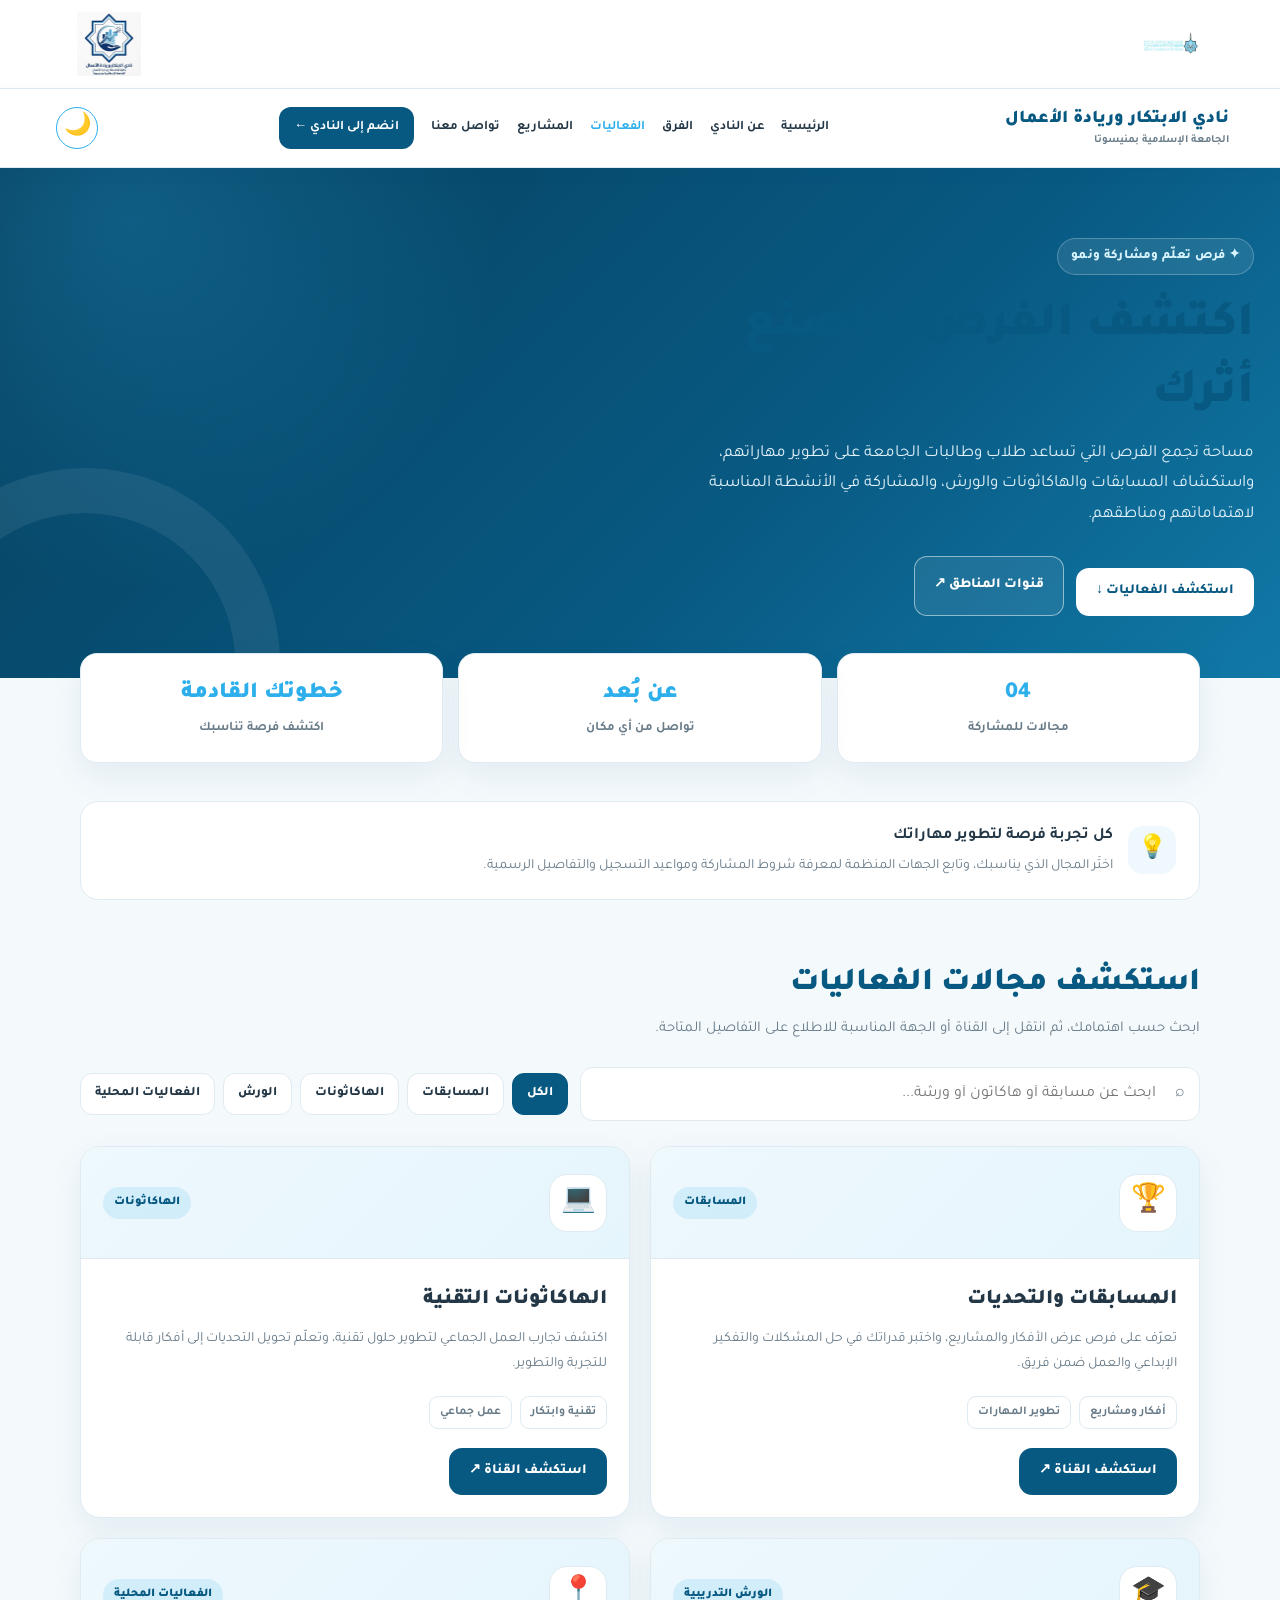
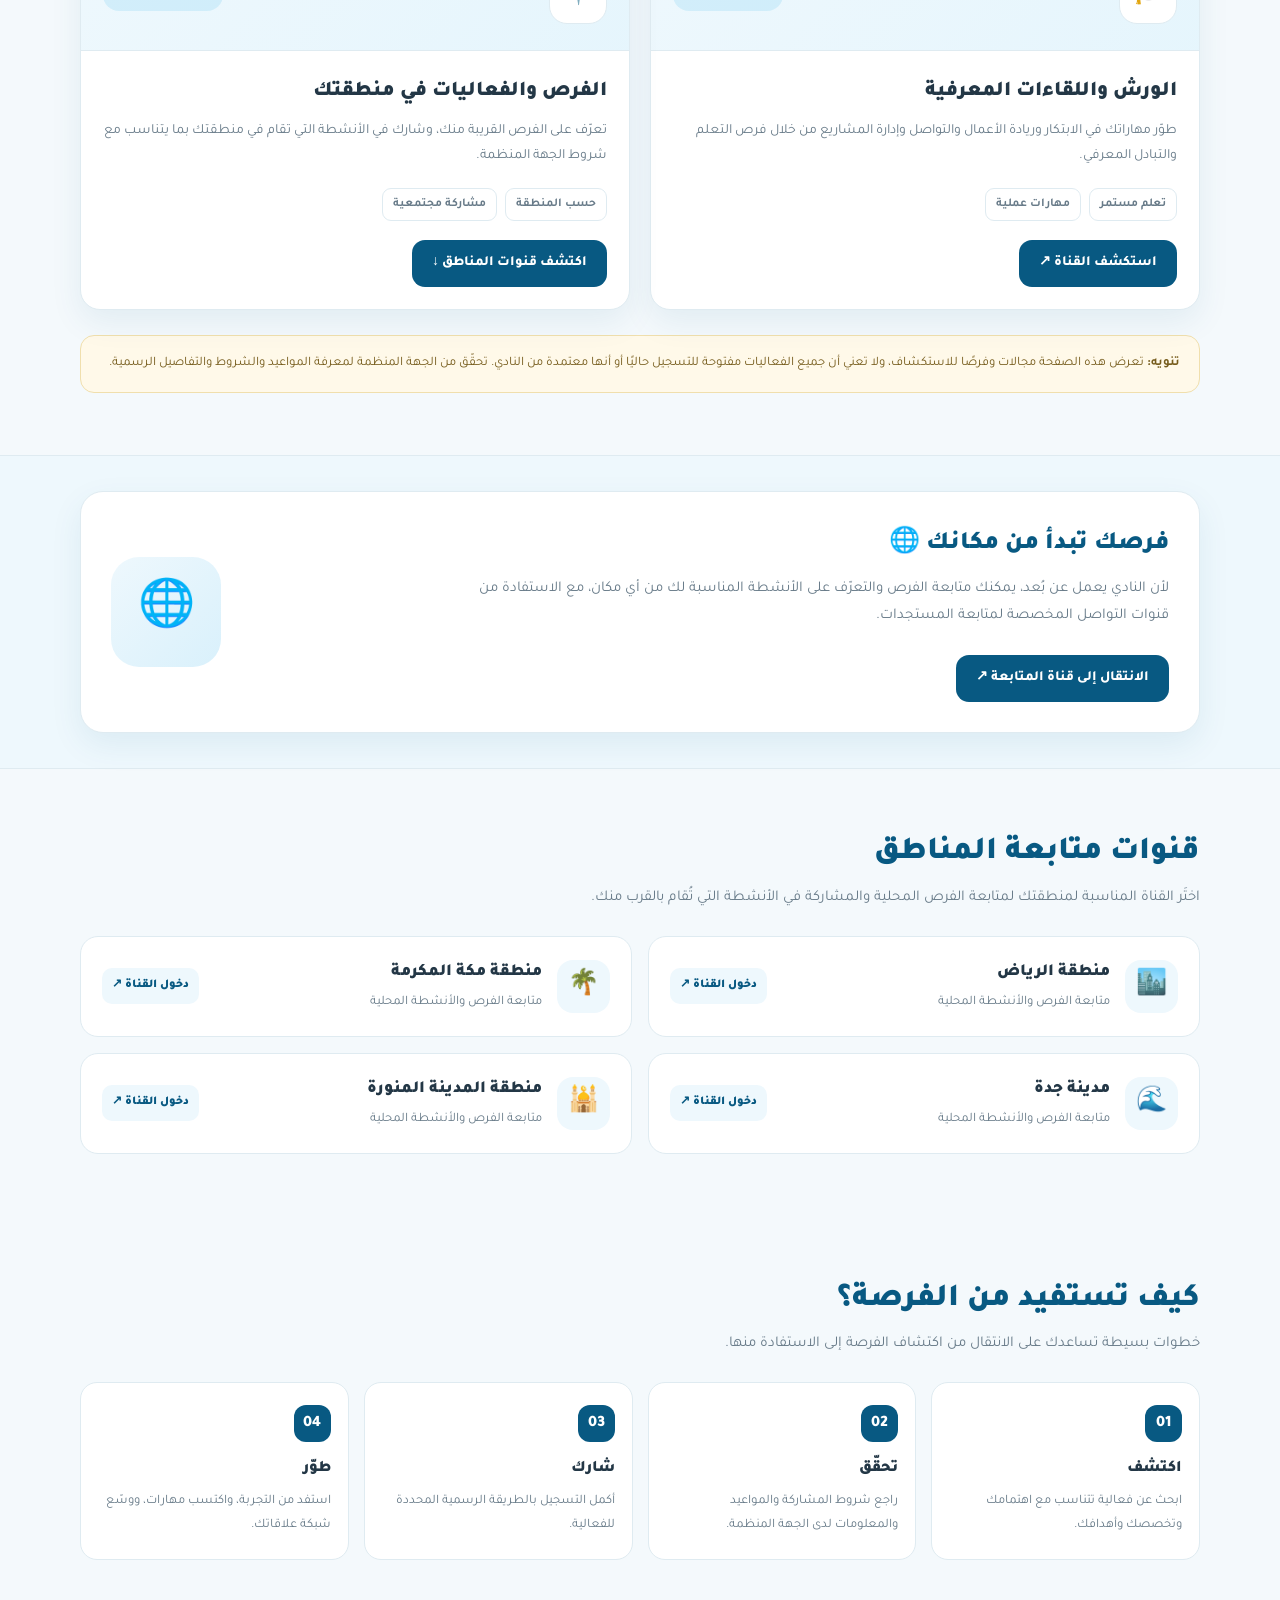
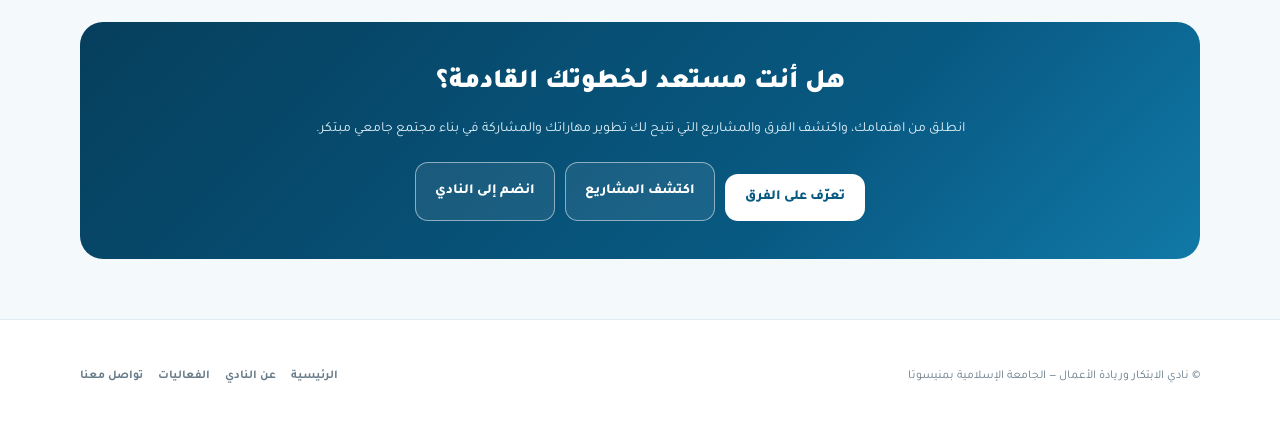
<file: events.html>
<!DOCTYPE html>
<html lang="ar" dir="rtl" data-theme="light">
<head>
  <meta charset="UTF-8">
  <meta name="viewport" content="width=device-width, initial-scale=1.0">
  <meta name="theme-color" content="#085982">
  <meta name="description" content="اكتشف الفعاليات والمسابقات والهاكاثونات والورش، وتعرّف على فرص المشاركة مع نادي الابتكار وريادة الأعمال.">
  <title>الفعاليات | نادي الابتكار وريادة الأعمال</title>
  <link rel="stylesheet" href="style.css">

  <style>
    :root {
      --navy: #085982;
      --blue: #2DAFEB;
      --bg: #f4f9fc;
      --white: #ffffff;
      --text: #233746;
      --muted: #687b89;
      --border: #dfebf1;
      --shadow: 0 12px 32px rgba(8, 89, 130, .08);
      --surface: #ffffff;
      --soft: #eef8fd;
    }

    html[data-theme="dark"] {
      --bg: #101923;
      --white: #172532;
      --text: #edf4fa;
      --muted: #b7c8d5;
      --border: #344b5e;
      --shadow: 0 12px 32px rgba(0, 0, 0, .22);
      --surface: #1b2b3a;
      --soft: #203b4d;
      color-scheme: dark;
    }

    * {
      box-sizing: border-box;
    }

    html {
      scroll-behavior: smooth;
      scroll-padding-top: 110px;
    }

    body {
      margin: 0;
      background: var(--bg);
      color: var(--text);
      font-family: "Tajawal", Tahoma, Arial, sans-serif;
      line-height: 1.8;
      transition: background .25s, color .25s;
    }

    a {
      color: inherit;
      text-decoration: none;
    }

    button,
    input {
      font: inherit;
    }

    button,
    a {
      -webkit-tap-highlight-color: transparent;
    }

    .top-logos {
      min-height: 83px;
      padding: 12px 6%;
      display: flex;
      align-items: center;
      justify-content: space-between;
      gap: 20px;
      background: var(--white);
      border-bottom: 1px solid var(--border);
    }

    .top-logos img {
      width: 64px;
      height: 64px;
      object-fit: contain;
    }

    .site-header {
      position: sticky;
      top: 0;
      z-index: 100;
      background: var(--white);
      border-bottom: 1px solid var(--border);
      box-shadow: 0 4px 18px rgba(8, 89, 130, .04);
    }

    .header-inner {
      width: min(1180px, 92%);
      min-height: 78px;
      margin: auto;
      display: flex;
      align-items: center;
      justify-content: space-between;
      gap: 20px;
    }

    .brand {
      color: var(--navy);
      font-size: 18px;
      font-weight: 900;
      line-height: 1.5;
      flex-shrink: 0;
    }

    .brand span {
      display: block;
      color: var(--muted);
      font-size: 11px;
      font-weight: 600;
    }

    .nav-links {
      display: flex;
      align-items: center;
      justify-content: center;
      gap: 17px;
    }

    .nav-links a {
      color: var(--text);
      font-size: 13px;
      font-weight: 700;
      white-space: nowrap;
      transition: color .2s;
    }

    .nav-links a:hover,
    .nav-links a.active {
      color: var(--blue);
    }

    .nav-links .nav-cta {
      padding: 9px 15px;
      border-radius: 12px;
      color: #fff;
      background: var(--navy);
    }

    .header-actions {
      display: flex;
      align-items: center;
      gap: 9px;
    }

    .theme-toggle,
    .menu-toggle {
      width: 42px;
      height: 42px;
      display: inline-flex;
      align-items: center;
      justify-content: center;
      border: 1px solid var(--border);
      border-radius: 12px;
      background: var(--surface);
      color: var(--text);
      cursor: pointer;
      font-size: 19px;
    }

    .menu-toggle {
      display: none;
    }

    .container {
      width: min(1120px, 92%);
      margin-inline: auto;
    }

    .hero {
      position: relative;
      overflow: hidden;
      padding: 70px 0 62px;
      background:
        radial-gradient(circle at 10% 10%, rgba(45, 175, 235, .24), transparent 30%),
        linear-gradient(135deg, #063f5d, #085982 60%, #1179a7);
      color: #fff;
    }

    .hero::after {
      content: "";
      position: absolute;
      width: 300px;
      height: 300px;
      left: -110px;
      bottom: -180px;
      border: 45px solid rgba(255,255,255,.07);
      border-radius: 50%;
      pointer-events: none;
    }

    .hero-content {
      position: relative;
      z-index: 1;
      max-width: 760px;
    }

    .eyebrow {
      display: inline-flex;
      align-items: center;
      gap: 8px;
      padding: 6px 13px;
      border: 1px solid rgba(255,255,255,.24);
      border-radius: 50px;
      background: rgba(255,255,255,.09);
      color: #d8f4ff;
      font-size: 13px;
      font-weight: 800;
    }

    .hero h1 {
      margin: 19px 0 12px;
      font-size: clamp(31px, 5vw, 49px);
      line-height: 1.35;
      font-weight: 900;
    }

    .hero p {
      max-width: 670px;
      margin: 0;
      color: #e0f1f9;
      font-size: 17px;
    }

    .hero-actions {
      display: flex;
      flex-wrap: wrap;
      gap: 12px;
      margin-top: 26px;
    }

    .btn {
      min-height: 46px;
      display: inline-flex;
      align-items: center;
      justify-content: center;
      gap: 8px;
      padding: 10px 19px;
      border: 1px solid transparent;
      border-radius: 13px;
      font-weight: 800;
      font-size: 14px;
      cursor: pointer;
      transition: transform .2s, opacity .2s;
    }

    .btn:hover {
      transform: translateY(-2px);
    }

    .btn-light {
      background: #fff;
      color: var(--navy);
    }

    .btn-outline {
      border-color: rgba(255,255,255,.5);
      background: rgba(255,255,255,.08);
      color: #fff;
    }

    .stats {
      display: grid;
      grid-template-columns: repeat(3, 1fr);
      gap: 15px;
      margin-top: -25px;
      position: relative;
      z-index: 2;
    }

    .stat {
      padding: 19px;
      background: var(--surface);
      border: 1px solid var(--border);
      border-radius: 17px;
      box-shadow: var(--shadow);
      text-align: center;
    }

    .stat strong {
      display: block;
      color: var(--blue);
      font-size: 23px;
      font-weight: 900;
    }

    .stat span {
      color: var(--muted);
      font-size: 13px;
      font-weight: 700;
    }

    .section {
      padding: 62px 0;
    }

    .section-head {
      display: flex;
      align-items: end;
      justify-content: space-between;
      gap: 18px;
      margin-bottom: 25px;
    }

    .section-head h2 {
      margin: 0;
      color: var(--navy);
      font-size: clamp(24px, 3vw, 32px);
      font-weight: 900;
      line-height: 1.4;
    }

    .section-head p {
      max-width: 650px;
      margin: 8px 0 0;
      color: var(--muted);
      font-size: 15px;
    }

    .intro-strip {
      margin-top: 38px;
      padding: 20px 23px;
      display: flex;
      align-items: center;
      gap: 15px;
      background: var(--surface);
      border: 1px solid var(--border);
      border-radius: 18px;
    }

    .intro-icon {
      width: 48px;
      height: 48px;
      flex-shrink: 0;
      display: grid;
      place-items: center;
      border-radius: 15px;
      background: var(--soft);
      font-size: 23px;
    }

    .intro-strip strong {
      display: block;
      margin-bottom: 3px;
      color: var(--text);
    }

    .intro-strip p {
      margin: 0;
      color: var(--muted);
      font-size: 14px;
    }

    .toolbar {
      display: flex;
      align-items: center;
      flex-wrap: wrap;
      gap: 12px;
      margin-bottom: 25px;
    }

    .search-box {
      flex: 1 1 240px;
      position: relative;
    }

    .search-box input {
      width: 100%;
      min-height: 48px;
      padding: 12px 43px 12px 15px;
      border: 1px solid var(--border);
      border-radius: 13px;
      background: var(--surface);
      color: var(--text);
      outline: none;
    }

    .search-box input:focus {
      border-color: var(--blue);
      box-shadow: 0 0 0 3px rgba(45,175,235,.12);
    }

    .search-symbol {
      position: absolute;
      right: 15px;
      top: 50%;
      transform: translateY(-50%);
      color: var(--muted);
      pointer-events: none;
    }

    .filters {
      display: flex;
      flex-wrap: wrap;
      gap: 8px;
    }

    .filter-btn {
      min-height: 42px;
      padding: 8px 14px;
      border: 1px solid var(--border);
      border-radius: 12px;
      background: var(--surface);
      color: var(--text);
      font-size: 13px;
      font-weight: 800;
      cursor: pointer;
    }

    .filter-btn.active {
      border-color: var(--navy);
      background: var(--navy);
      color: #fff;
    }

    .events-grid {
      display: grid;
      grid-template-columns: repeat(2, minmax(0, 1fr));
      gap: 20px;
    }

    .event-card {
      overflow: hidden;
      display: flex;
      flex-direction: column;
      background: var(--surface);
      border: 1px solid var(--border);
      border-radius: 20px;
      box-shadow: var(--shadow);
      transition: transform .2s, box-shadow .2s;
    }

    .event-card:hover {
      transform: translateY(-4px);
      box-shadow: 0 18px 35px rgba(8,89,130,.12);
    }

    .event-top {
      min-height: 112px;
      padding: 20px 22px;
      display: flex;
      align-items: center;
      justify-content: space-between;
      gap: 15px;
      background: linear-gradient(135deg, var(--soft), rgba(45,175,235,.12));
      border-bottom: 1px solid var(--border);
    }

    .event-icon {
      width: 58px;
      height: 58px;
      flex-shrink: 0;
      display: grid;
      place-items: center;
      border: 1px solid var(--border);
      border-radius: 18px;
      background: var(--surface);
      font-size: 28px;
    }

    .event-tag {
      padding: 5px 11px;
      border-radius: 50px;
      background: rgba(45,175,235,.14);
      color: var(--navy);
      font-size: 12px;
      font-weight: 900;
    }

    .event-body {
      flex: 1;
      padding: 22px;
      display: flex;
      flex-direction: column;
      align-items: flex-start;
    }

    .event-body h3 {
      margin: 0 0 8px;
      color: var(--text);
      font-size: 21px;
      font-weight: 900;
    }

    .event-body p {
      margin: 0 0 18px;
      color: var(--muted);
      font-size: 14px;
    }

    .event-meta {
      display: flex;
      flex-wrap: wrap;
      gap: 8px;
      margin-bottom: 19px;
    }

    .meta-chip {
      padding: 5px 10px;
      border: 1px solid var(--border);
      border-radius: 9px;
      color: var(--muted);
      font-size: 12px;
      font-weight: 700;
    }

    .event-body .btn {
      margin-top: auto;
    }

    .btn-primary {
      background: var(--navy);
      color: #fff;
    }

    .btn-soft {
      background: var(--soft);
      color: var(--navy);
      border-color: var(--border);
    }

    .no-results {
      display: none;
      padding: 30px 15px;
      text-align: center;
      color: var(--muted);
      border: 1px dashed var(--border);
      border-radius: 16px;
      margin-top: 20px;
    }

    .remote-section {
      padding: 35px 0;
      background: var(--soft);
      border-block: 1px solid var(--border);
    }

    .remote-panel {
      display: grid;
      grid-template-columns: 1fr auto;
      align-items: center;
      gap: 25px;
      padding: 30px;
      background: var(--surface);
      border: 1px solid var(--border);
      border-radius: 23px;
      box-shadow: var(--shadow);
    }

    .remote-copy h3 {
      margin: 0 0 8px;
      color: var(--navy);
      font-size: 25px;
      font-weight: 900;
    }

    .remote-copy p {
      margin: 0;
      max-width: 700px;
      color: var(--muted);
      font-size: 15px;
    }

    .remote-art {
      width: 110px;
      height: 110px;
      display: grid;
      place-items: center;
      border-radius: 28px;
      background: linear-gradient(135deg, var(--soft), rgba(45,175,235,.18));
      font-size: 46px;
    }

    .region-grid {
      display: grid;
      grid-template-columns: repeat(2, minmax(0, 1fr));
      gap: 16px;
    }

    .region-card {
      padding: 21px;
      display: flex;
      align-items: center;
      gap: 15px;
      background: var(--surface);
      border: 1px solid var(--border);
      border-radius: 18px;
      transition: transform .2s;
    }

    .region-card:hover {
      transform: translateY(-3px);
    }

    .region-icon {
      width: 53px;
      height: 53px;
      flex-shrink: 0;
      display: grid;
      place-items: center;
      border-radius: 16px;
      background: var(--soft);
      font-size: 25px;
    }

    .region-copy {
      flex: 1;
      min-width: 0;
    }

    .region-copy h3 {
      margin: 0 0 3px;
      color: var(--text);
      font-size: 17px;
      font-weight: 900;
    }

    .region-copy p {
      margin: 0;
      color: var(--muted);
      font-size: 13px;
    }

    .region-action {
      flex-shrink: 0;
      padding: 7px 10px;
      border-radius: 10px;
      background: var(--soft);
      color: var(--navy);
      font-size: 12px;
      font-weight: 900;
    }

    .workflow {
      display: grid;
      grid-template-columns: repeat(4, minmax(0, 1fr));
      gap: 15px;
    }

    .workflow-step {
      padding: 22px 17px;
      background: var(--surface);
      border: 1px solid var(--border);
      border-radius: 17px;
    }

    .step-number {
      width: 37px;
      height: 37px;
      display: grid;
      place-items: center;
      margin-bottom: 13px;
      border-radius: 12px;
      background: var(--navy);
      color: #fff;
      font-weight: 900;
    }

    .workflow-step h3 {
      margin: 0 0 6px;
      color: var(--text);
      font-size: 16px;
      font-weight: 900;
    }

    .workflow-step p {
      margin: 0;
      color: var(--muted);
      font-size: 13px;
    }

    .notice {
      margin-top: 25px;
      padding: 16px 19px;
      border: 1px solid #f0dfad;
      border-radius: 14px;
      background: #fff9e9;
      color: #765c1c;
      font-size: 13px;
    }

    .closing {
      padding: 38px 25px;
      margin-bottom: 60px;
      border-radius: 23px;
      background: linear-gradient(135deg, #063f5d, #085982 65%, #1179a7);
      color: #fff;
      text-align: center;
    }

    .closing h2 {
      margin: 0 0 8px;
      font-size: 27px;
      font-weight: 900;
    }

    .closing p {
      margin: 0 auto 20px;
      max-width: 650px;
      color: #e0f1f9;
      font-size: 14px;
    }

    .closing-actions {
      display: flex;
      justify-content: center;
      flex-wrap: wrap;
      gap: 10px;
    }

    .site-footer {
      padding: 28px 0;
      border-top: 1px solid var(--border);
      background: var(--surface);
    }

    .footer-inner {
      width: min(1120px, 92%);
      margin: auto;
      display: flex;
      align-items: center;
      justify-content: space-between;
      flex-wrap: wrap;
      gap: 15px;
    }

    .footer-inner p {
      margin: 0;
      color: var(--muted);
      font-size: 12px;
    }

    .footer-links {
      display: flex;
      flex-wrap: wrap;
      gap: 15px;
    }

    .footer-links a {
      color: var(--muted);
      font-size: 12px;
      font-weight: 700;
    }

    .footer-links a:hover {
      color: var(--blue);
    }

    html[data-theme="dark"] .brand,
    html[data-theme="dark"] .section-head h2,
    html[data-theme="dark"] .remote-copy h3 {
      color: #9cddff;
    }

    html[data-theme="dark"] .event-tag,
    html[data-theme="dark"] .region-action,
    html[data-theme="dark"] .btn-soft {
      color: #bcecff;
    }

    html[data-theme="dark"] .notice {
      background: #3a3320;
      border-color: #66552a;
      color: #f5dfa0;
    }

    html[data-theme="dark"] .nav-links .nav-cta {
      background: var(--blue);
      color: #071d2a;
    }

    @media (max-width: 1050px) {
      .header-inner {
        flex-wrap: wrap;
        padding: 13px 0;
      }

      .nav-links {
        gap: 11px;
      }

      .nav-links a {
        font-size: 12px;
      }
    }

    @media (max-width: 820px) {
      .menu-toggle {
        display: inline-flex;
      }

      .header-inner {
        position: relative;
      }

      .nav-links {
        display: none;
        position: absolute;
        top: calc(100% + 5px);
        right: 0;
        left: 0;
        padding: 14px;
        flex-direction: column;
        align-items: stretch;
        gap: 5px;
        background: var(--surface);
        border: 1px solid var(--border);
        border-radius: 15px;
        box-shadow: var(--shadow);
      }

      .nav-links.open {
        display: flex;
      }

      .nav-links a {
        padding: 10px 12px;
        border-radius: 9px;
        font-size: 14px;
      }

      .nav-links a:hover,
      .nav-links a.active {
        background: var(--soft);
      }

      .nav-links .nav-cta {
        text-align: center;
        margin-top: 5px;
      }

      .brand {
        font-size: 16px;
      }

      .workflow {
        grid-template-columns: repeat(2, minmax(0, 1fr));
      }
    }

    @media (max-width: 620px) {
      .top-logos {
        min-height: 70px;
        padding: 9px 5%;
      }

      .top-logos img {
        width: 51px;
        height: 51px;
      }

      .hero {
        padding: 48px 0 48px;
      }

      .hero p {
        font-size: 15px;
      }

      .stats {
        gap: 8px;
      }

      .stat {
        padding: 13px 7px;
      }

      .stat strong {
        font-size: 19px;
      }

      .stat span {
        font-size: 11px;
      }

      .section {
        padding: 45px 0;
      }

      .section-head {
        align-items: flex-start;
        flex-direction: column;
      }

      .events-grid,
      .region-grid {
        grid-template-columns: 1fr;
      }

      .event-body {
        padding: 19px;
      }

      .remote-panel {
        grid-template-columns: 1fr;
        padding: 23px;
      }

      .remote-art {
        display: none;
      }

      .region-card {
        padding: 16px;
      }

      .region-action {
        font-size: 11px;
      }

      .intro-strip {
        align-items: flex-start;
        padding: 16px;
      }

      .workflow {
        gap: 10px;
      }

      .workflow-step {
        padding: 16px 13px;
      }

      .closing {
        padding: 30px 18px;
        margin-bottom: 40px;
      }

      .footer-inner {
        align-items: flex-start;
        flex-direction: column;
      }
    }

    @media (max-width: 370px) {
      .brand {
        max-width: 185px;
        font-size: 14px;
      }

      .header-actions {
        gap: 5px;
      }

      .theme-toggle,
      .menu-toggle {
        width: 37px;
        height: 37px;
      }

      .workflow {
        grid-template-columns: 1fr;
      }
    }

    @media (prefers-reduced-motion: reduce) {
      *,
      *::before,
      *::after {
        scroll-behavior: auto !important;
        transition: none !important;
      }
    }
  </style>
</head>

<body>

  <div class="top-logos" aria-label="شعارات الجامعة والنادي">
    <img src="IMG_0364.JPG" alt="شعار الجامعة الإسلامية بمنيسوتا">
    <img src="IMG_1948.JPG" alt="شعار نادي الابتكار وريادة الأعمال">
  </div>

  <header class="site-header">
    <div class="header-inner">
      <a class="brand" href="index.html">
        نادي الابتكار وريادة الأعمال
        <span>الجامعة الإسلامية بمنيسوتا</span>
      </a>

      <nav class="nav-links" id="main-nav" aria-label="القائمة الرئيسية">
        <a href="index.html">الرئيسية</a>
        <a href="about.html">عن النادي</a>
        <a href="teams.html">الفرق</a>
        <a href="events.html" class="active" aria-current="page">الفعاليات</a>
        <a href="projects.html">المشاريع</a>
        <a href="contact.html">تواصل معنا</a>
        <a href="join.html" class="nav-cta">انضم إلى النادي ←</a>
      </nav>

      <div class="header-actions">
        <button class="theme-toggle" id="theme-toggle" type="button"
          aria-label="تفعيل الوضع الداكن" title="تغيير المظهر">
          <span id="theme-icon" aria-hidden="true">🌙</span>
        </button>

        <button class="menu-toggle" type="button"
          aria-controls="main-nav" aria-expanded="false"
          aria-label="فتح القائمة">
          ☰
        </button>
      </div>
    </div>
  </header>

  <main>
    <section class="hero">
      <div class="container hero-content">
        <span class="eyebrow">✦ فرص تعلّم ومشاركة ونمو</span>
        <h1>اكتشف الفرص، واصنع أثرك</h1>
        <p>
          مساحة تجمع الفرص التي تساعد طلاب وطالبات الجامعة على تطوير مهاراتهم،
          واستكشاف المسابقات والهاكاثونات والورش، والمشاركة في الأنشطة المناسبة
          لاهتماماتهم ومناطقهم.
        </p>

        <div class="hero-actions">
          <a href="#events-list" class="btn btn-light">استكشف الفعاليات ↓</a>
          <a href="#region-channels" class="btn btn-outline">قنوات المناطق ↗</a>
        </div>
      </div>
    </section>

    <div class="container">
      <section class="stats" aria-label="مميزات صفحة الفعاليات">
        <div class="stat">
          <strong>04</strong>
          <span>مجالات للمشاركة</span>
        </div>
        <div class="stat">
          <strong>عن بُعد</strong>
          <span>تواصل من أي مكان</span>
        </div>
        <div class="stat">
          <strong>خطوتك القادمة</strong>
          <span>اكتشف فرصة تناسبك</span>
        </div>
      </section>

      <div class="intro-strip">
        <div class="intro-icon" aria-hidden="true">💡</div>
        <div>
          <strong>كل تجربة فرصة لتطوير مهاراتك</strong>
          <p>
            اختَر المجال الذي يناسبك، وتابع الجهات المنظمة لمعرفة شروط المشاركة
            ومواعيد التسجيل والتفاصيل الرسمية.
          </p>
        </div>
      </div>
    </div>

    <section class="section" id="events-list">
      <div class="container">
        <div class="section-head">
          <div>
            <h2>استكشف مجالات الفعاليات</h2>
            <p>
              ابحث حسب اهتمامك، ثم انتقل إلى القناة أو الجهة المناسبة للاطلاع
              على التفاصيل المتاحة.
            </p>
          </div>
        </div>

        <div class="toolbar">
          <div class="search-box">
            <span class="search-symbol" aria-hidden="true">⌕</span>
            <input id="event-search" type="search"
              placeholder="ابحث عن مسابقة أو هاكاثون أو ورشة..."
              aria-label="البحث في مجالات الفعاليات">
          </div>

          <div class="filters" aria-label="تصفية مجالات الفعاليات">
            <button class="filter-btn active" type="button" data-filter="all" aria-pressed="true">الكل</button>
            <button class="filter-btn" type="button" data-filter="competition" aria-pressed="false">المسابقات</button>
            <button class="filter-btn" type="button" data-filter="hackathon" aria-pressed="false">الهاكاثونات</button>
            <button class="filter-btn" type="button" data-filter="workshop" aria-pressed="false">الورش</button>
            <button class="filter-btn" type="button" data-filter="local" aria-pressed="false">الفعاليات المحلية</button>
          </div>
        </div>

        <div class="events-grid" id="events-grid">

          <article class="event-card" data-category="competition" data-search="المسابقات التحديات جوائز الابتكار المشاريع الطلابية">
            <div class="event-top">
              <div class="event-icon" aria-hidden="true">🏆</div>
              <span class="event-tag">المسابقات</span>
            </div>
            <div class="event-body">
              <h3>المسابقات والتحديات</h3>
              <p>
                تعرّف على فرص عرض الأفكار والمشاريع، واختبر قدراتك في حل المشكلات
                والتفكير الإبداعي والعمل ضمن فريق.
              </p>
              <div class="event-meta">
                <span class="meta-chip">أفكار ومشاريع</span>
                <span class="meta-chip">تطوير المهارات</span>
              </div>
              <a class="btn btn-primary"
                href="https://t.me/+qmbR1weem-g4Y2U8"
                target="_blank" rel="noopener noreferrer">
                استكشف القناة ↗
              </a>
            </div>
          </article>

          <article class="event-card" data-category="hackathon" data-search="الهاكاثونات البرمجة التقنية الذكاء الاصطناعي الحلول الرقمية">
            <div class="event-top">
              <div class="event-icon" aria-hidden="true">💻</div>
              <span class="event-tag">الهاكاثونات</span>
            </div>
            <div class="event-body">
              <h3>الهاكاثونات التقنية</h3>
              <p>
                اكتشف تجارب العمل الجماعي لتطوير حلول تقنية، وتعلّم تحويل
                التحديات إلى أفكار قابلة للتجربة والتطوير.
              </p>
              <div class="event-meta">
                <span class="meta-chip">تقنية وابتكار</span>
                <span class="meta-chip">عمل جماعي</span>
              </div>
              <a class="btn btn-primary"
                href="https://t.me/+qmbR1weem-g4Y2U8"
                target="_blank" rel="noopener noreferrer">
                استكشف القناة ↗
              </a>
            </div>
          </article>

          <article class="event-card" data-category="workshop" data-search="الورش التدريبية الدورات التعلم ريادة الأعمال المهارات">
            <div class="event-top">
              <div class="event-icon" aria-hidden="true">🎓</div>
              <span class="event-tag">الورش التدريبية</span>
            </div>
            <div class="event-body">
              <h3>الورش واللقاءات المعرفية</h3>
              <p>
                طوّر مهاراتك في الابتكار وريادة الأعمال والتواصل وإدارة المشاريع
                من خلال فرص التعلم والتبادل المعرفي.
              </p>
              <div class="event-meta">
                <span class="meta-chip">تعلم مستمر</span>
                <span class="meta-chip">مهارات عملية</span>
              </div>
              <a class="btn btn-primary"
                href="https://t.me/+qmbR1weem-g4Y2U8"
                target="_blank" rel="noopener noreferrer">
                استكشف القناة ↗
              </a>
            </div>
          </article>

          <article class="event-card" data-category="local" data-search="الفعاليات المحلية المناطق الرياض مكة جدة المدينة المنورة الحضور المشاركة">
            <div class="event-top">
              <div class="event-icon" aria-hidden="true">📍</div>
              <span class="event-tag">الفعاليات المحلية</span>
            </div>
            <div class="event-body">
              <h3>الفرص والفعاليات في منطقتك</h3>
              <p>
                تعرّف على الفرص القريبة منك، وشارك في الأنشطة التي تقام في
                منطقتك بما يتناسب مع شروط الجهة المنظمة.
              </p>
              <div class="event-meta">
                <span class="meta-chip">حسب المنطقة</span>
                <span class="meta-chip">مشاركة مجتمعية</span>
              </div>
              <a class="btn btn-primary" href="#region-channels">
                اكتشف قنوات المناطق ↓
              </a>
            </div>
          </article>

        </div>

        <div class="no-results" id="no-results" role="status" aria-live="polite">
          لم نعثر على نتائج مطابقة. جرّب كلمة أخرى أو اختر «الكل».
        </div>

        <div class="notice">
          <strong>تنويه:</strong>
          تعرض هذه الصفحة مجالات وفرصًا للاستكشاف، ولا تعني أن جميع الفعاليات
          مفتوحة للتسجيل حاليًا أو أنها معتمدة من النادي. تحقّق من الجهة المنظمة
          لمعرفة المواعيد والشروط والتفاصيل الرسمية.
        </div>
      </div>
    </section>

    <section class="remote-section">
      <div class="container">
        <div class="remote-panel">
          <div class="remote-copy">
            <h3>فرصك تبدأ من مكانك 🌐</h3>
            <p>
              لأن النادي يعمل عن بُعد، يمكنك متابعة الفرص والتعرّف على الأنشطة
              المناسبة لك من أي مكان، مع الاستفادة من قنوات التواصل المخصصة
              لمتابعة المستجدات.
            </p>
            <div class="hero-actions">
              <a class="btn btn-primary"
                href="https://t.me/+qmbR1weem-g4Y2U8"
                target="_blank" rel="noopener noreferrer">
                الانتقال إلى قناة المتابعة ↗
              </a>
            </div>
          </div>
          <div class="remote-art" aria-hidden="true">🌐</div>
        </div>
      </div>
    </section>

    <section class="section" id="region-channels">
      <div class="container">
        <div class="section-head">
          <div>
            <h2>قنوات متابعة المناطق</h2>
            <p>
              اختَر القناة المناسبة لمنطقتك لمتابعة الفرص المحلية والمشاركة
              في الأنشطة التي تُقام بالقرب منك.
            </p>
          </div>
        </div>

        <div class="region-grid">

          <article class="region-card">
            <div class="region-icon" aria-hidden="true">🏙️</div>
            <div class="region-copy">
              <h3>منطقة الرياض</h3>
              <p>متابعة الفرص والأنشطة المحلية</p>
            </div>
            <a class="region-action"
              href="https://t.me/+UO1TAXbhw8dhZDA0"
              target="_blank" rel="noopener noreferrer">
              دخول القناة ↗
            </a>
          </article>

          <article class="region-card">
            <div class="region-icon" aria-hidden="true">🌴</div>
            <div class="region-copy">
              <h3>منطقة مكة المكرمة</h3>
              <p>متابعة الفرص والأنشطة المحلية</p>
            </div>
            <a class="region-action"
              href="https://t.me/+pXPAi_pEkrk5NDk0"
              target="_blank" rel="noopener noreferrer">
              دخول القناة ↗
            </a>
          </article>

          <article class="region-card">
            <div class="region-icon" aria-hidden="true">🌊</div>
            <div class="region-copy">
              <h3>مدينة جدة</h3>
              <p>متابعة الفرص والأنشطة المحلية</p>
            </div>
            <a class="region-action"
              href="https://t.me/+TBsoJSUG1h42MTQ0"
              target="_blank" rel="noopener noreferrer">
              دخول القناة ↗
            </a>
          </article>

          <article class="region-card">
            <div class="region-icon" aria-hidden="true">🕌</div>
            <div class="region-copy">
              <h3>منطقة المدينة المنورة</h3>
              <p>متابعة الفرص والأنشطة المحلية</p>
            </div>
            <a class="region-action"
              href="https://t.me/+18U2inJnY_ZiY2U0"
              target="_blank" rel="noopener noreferrer">
              دخول القناة ↗
            </a>
          </article>

        </div>
      </div>
    </section>

    <section class="section">
      <div class="container">
        <div class="section-head">
          <div>
            <h2>كيف تستفيد من الفرصة؟</h2>
            <p>خطوات بسيطة تساعدك على الانتقال من اكتشاف الفرصة إلى الاستفادة منها.</p>
          </div>
        </div>

        <div class="workflow">
          <article class="workflow-step">
            <div class="step-number">01</div>
            <h3>اكتشف</h3>
            <p>ابحث عن فعالية تتناسب مع اهتمامك وتخصصك وأهدافك.</p>
          </article>

          <article class="workflow-step">
            <div class="step-number">02</div>
            <h3>تحقّق</h3>
            <p>راجع شروط المشاركة والمواعيد والمعلومات لدى الجهة المنظمة.</p>
          </article>

          <article class="workflow-step">
            <div class="step-number">03</div>
            <h3>شارك</h3>
            <p>أكمل التسجيل بالطريقة الرسمية المحددة للفعالية.</p>
          </article>

          <article class="workflow-step">
            <div class="step-number">04</div>
            <h3>طوّر</h3>
            <p>استفد من التجربة، واكتسب مهارات، ووسّع شبكة علاقاتك.</p>
          </article>
        </div>
      </div>
    </section>

    <section class="container">
      <div class="closing">
        <h2>هل أنت مستعد لخطوتك القادمة؟</h2>
        <p>
          انطلق من اهتمامك، واكتشف الفرق والمشاريع التي تتيح لك تطوير مهاراتك
          والمشاركة في بناء مجتمع جامعي مبتكر.
        </p>
        <div class="closing-actions">
          <a href="teams.html" class="btn btn-light">تعرّف على الفرق</a>
          <a href="projects.html" class="btn btn-outline">اكتشف المشاريع</a>
          <a href="join.html" class="btn btn-outline">انضم إلى النادي</a>
        </div>
      </div>
    </section>
  </main>

  <footer class="site-footer">
    <div class="footer-inner">
      <p>© نادي الابتكار وريادة الأعمال — الجامعة الإسلامية بمنيسوتا</p>
      <div class="footer-links">
        <a href="index.html">الرئيسية</a>
        <a href="about.html">عن النادي</a>
        <a href="events.html">الفعاليات</a>
        <a href="contact.html">تواصل معنا</a>
      </div>
    </div>
  </footer>

  <script>
    // الوضع الداكن والفاتح
    (function () {
      const root = document.documentElement;
      const toggle = document.getElementById("theme-toggle");
      const icon = document.getElementById("theme-icon");

      function applyTheme(theme) {
        root.setAttribute("data-theme", theme);
        icon.textContent = theme === "dark" ? "☀️" : "🌙";
        toggle.setAttribute(
          "aria-label",
          theme === "dark" ? "تفعيل الوضع الفاتح" : "تفعيل الوضع الداكن"
        );
        toggle.setAttribute(
          "title",
          theme === "dark" ? "الوضع الفاتح" : "الوضع الداكن"
        );
      }

      let savedTheme = "light";

      try {
        savedTheme = localStorage.getItem("club-theme") || "light";
      } catch (error) {
        savedTheme = "light";
      }

      applyTheme(savedTheme === "dark" ? "dark" : "light");

      toggle.addEventListener("click", function () {
        const nextTheme =
          root.getAttribute("data-theme") === "dark" ? "light" : "dark";

        applyTheme(nextTheme);

        try {
          localStorage.setItem("club-theme", nextTheme);
        } catch (error) {
          // يستمر تغيير المظهر حتى لو تعذر حفظ التفضيل.
        }
      });
    })();

    // البحث والتصفية في مجالات الفعاليات
    (function () {
      const searchInput = document.getElementById("event-search");
      const filterButtons = document.querySelectorAll(".filter-btn");
      const cards = document.querySelectorAll(".event-card");
      const noResults = document.getElementById("no-results");

      let currentFilter = "all";

      function updateEvents() {
        const query = searchInput.value.trim().toLowerCase();
        let visibleCount = 0;

        cards.forEach(function (card) {
          const category = card.dataset.category || "";
          const searchableText =
            (card.dataset.search || "") + " " + card.textContent;
          const matchesCategory =
            currentFilter === "all" || category === currentFilter;
          const matchesSearch =
            searchableText.toLowerCase().includes(query);
          const isVisible = matchesCategory && matchesSearch;

          card.hidden = !isVisible;

          if (isVisible) {
            visibleCount++;
          }
        });

        noResults.style.display = visibleCount === 0 ? "block" : "none";
      }

      searchInput.addEventListener("input", updateEvents);

      filterButtons.forEach(function (button) {
        button.addEventListener("click", function () {
          currentFilter = button.dataset.filter;

          filterButtons.forEach(function (item) {
            const isActive = item === button;
            item.classList.toggle("active", isActive);
            item.setAttribute("aria-pressed", String(isActive));
          });

          updateEvents();
        });
      });
    })();

    // قائمة الجوال
    // تظل متوافقة مع script.js المشترك الذي يدير .menu-toggle.
  </script>

  <script src="script.js"></script>
</body>
</html>
</file>
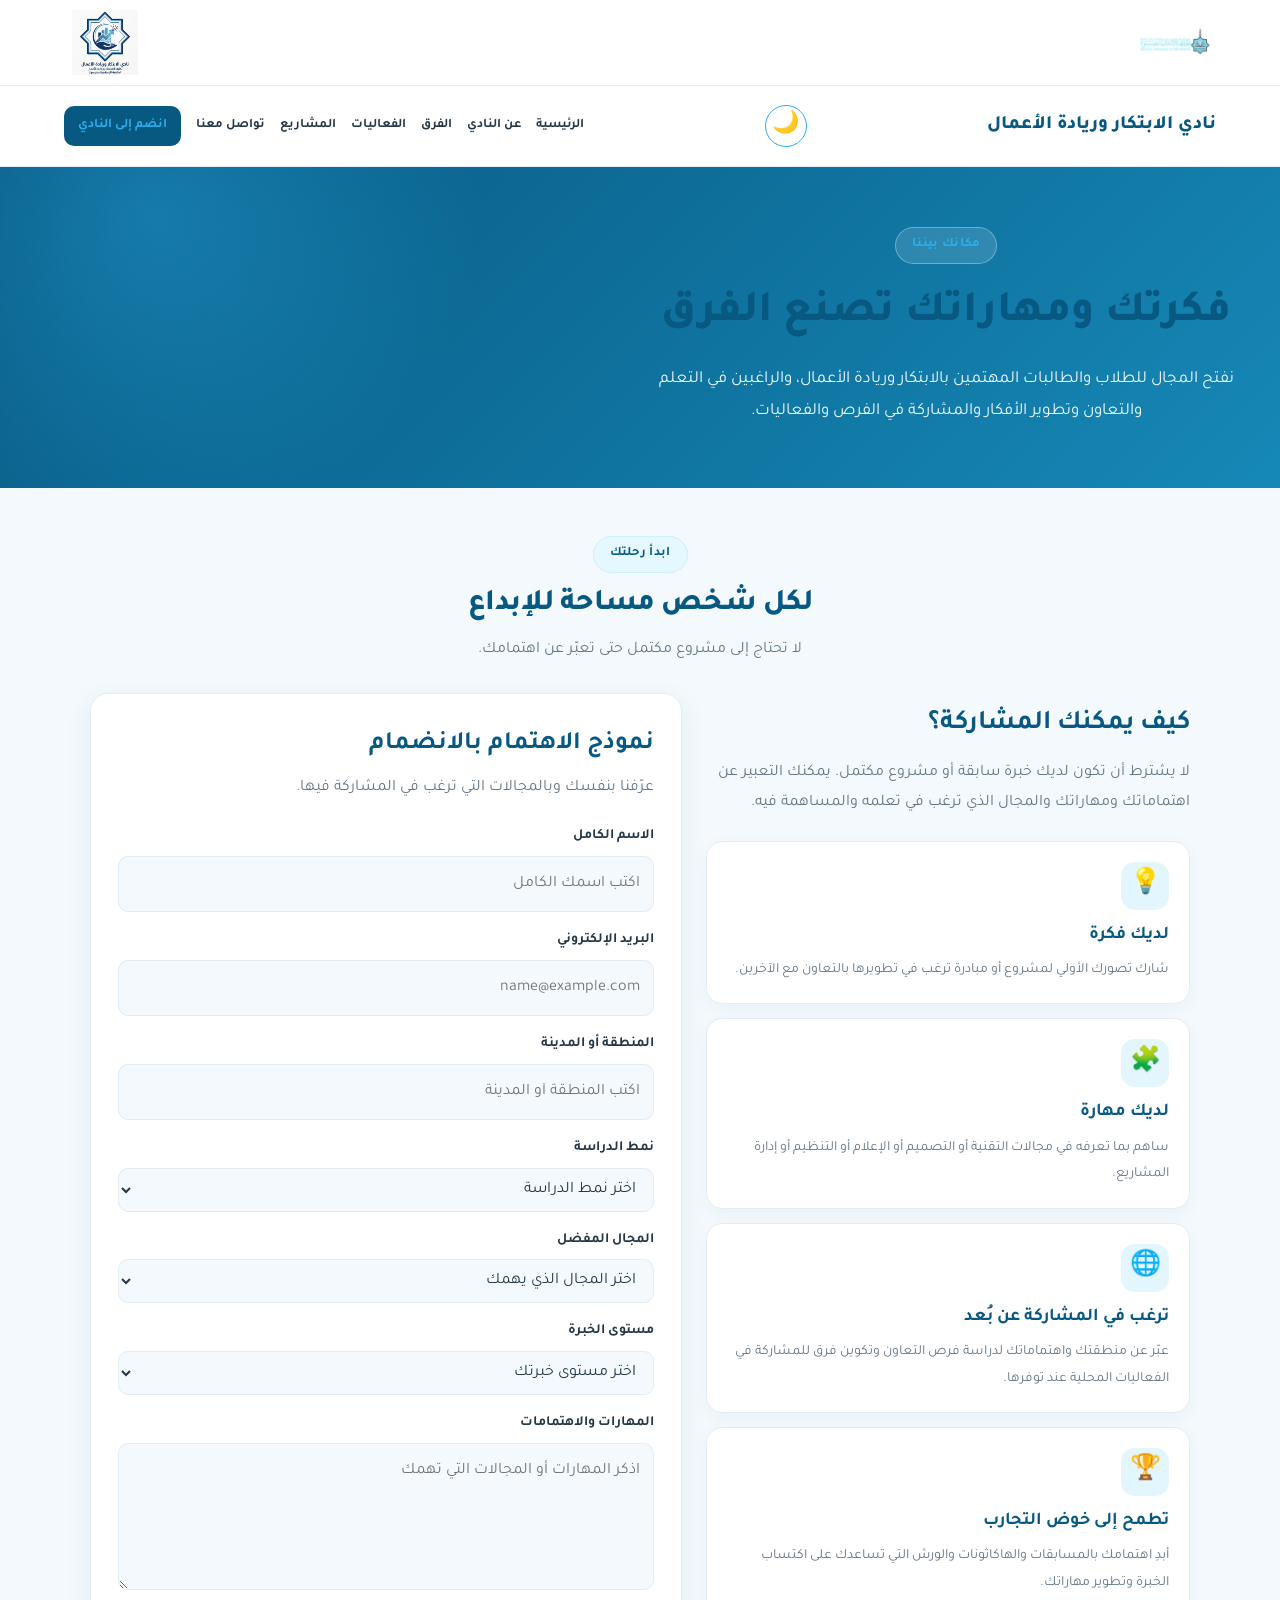
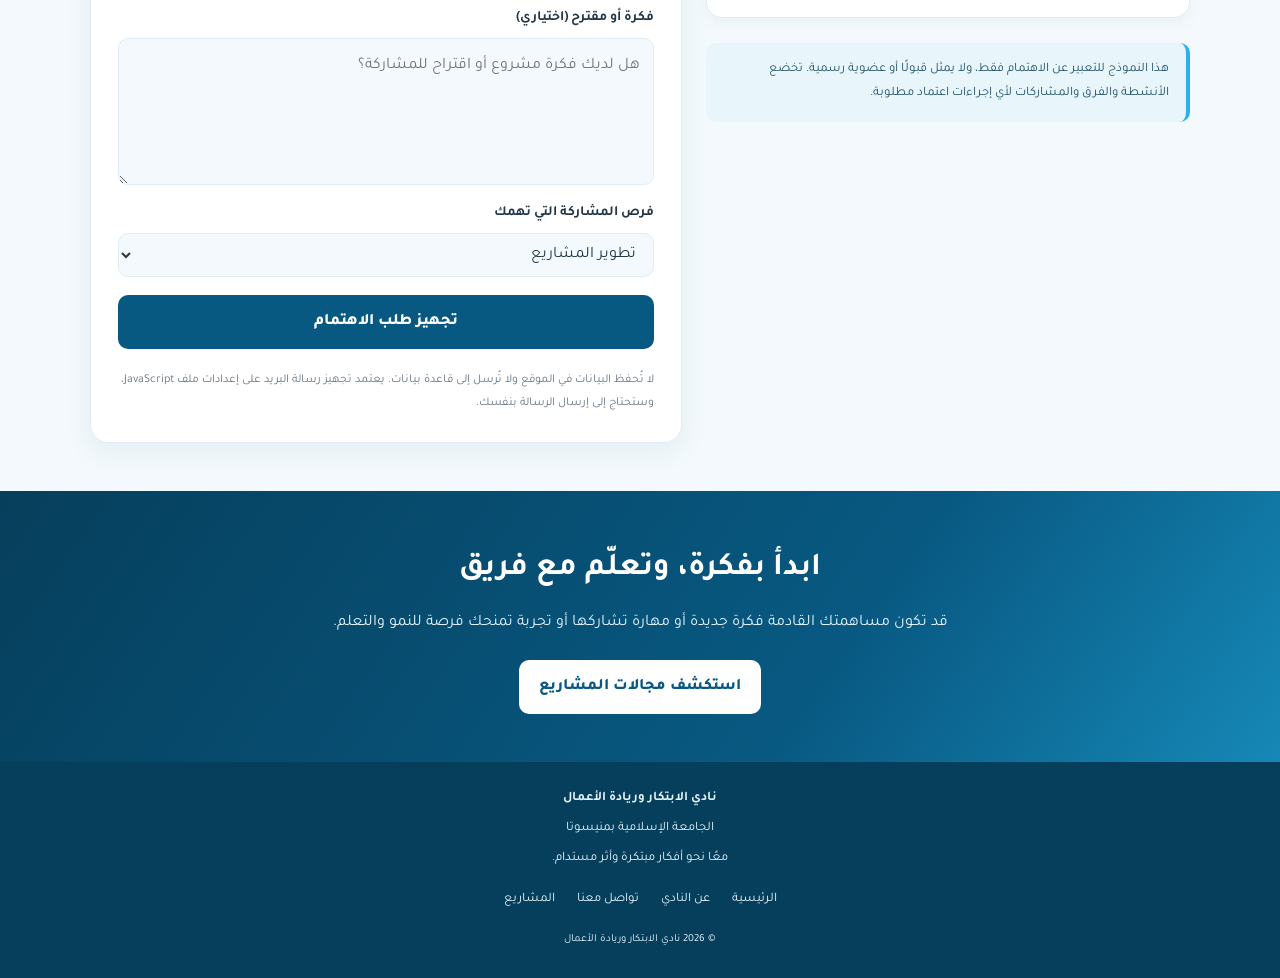
<file: join.html>
<!DOCTYPE html>
<html lang="ar" dir="rtl">
<head>
  <meta charset="UTF-8">
  <meta name="viewport" content="width=device-width, initial-scale=1.0">
  <meta name="theme-color" content="#085982">
  <meta name="description" content="عبّر عن اهتمامك بالانضمام إلى نادي الابتكار وريادة الأعمال، وشارك مهاراتك وأفكارك ومجالات اهتمامك.">
  <title>انضم إلى النادي | نادي الابتكار وريادة الأعمال</title>
  <link rel="stylesheet" href="style.css">
  <link rel="preconnect" href="https://fonts.googleapis.com">
  <link rel="preconnect" href="https://fonts.gstatic.com" crossorigin>
  <link href="https://fonts.googleapis.com/css2?family=Tajawal:wght@400;500;700;800&display=swap" rel="stylesheet">

  <style>
    :root {
      --navy: #085982;
      --blue: #2DAFEB;
      --page: #f3f9fc;
      --white: #fff;
      --text: #243746;
      --muted: #657786;
      --border: #e1edf3;
    }

    * { box-sizing: border-box; }
    html { scroll-behavior: smooth; }

    body {
      margin: 0;
      font-family: 'Tajawal', Tahoma, Arial, sans-serif;
      background: var(--page);
      color: var(--text);
      line-height: 1.9;
    }

    a { color: inherit; text-decoration: none; }
    button, input, select, textarea { font: inherit; }
    button { cursor: pointer; }

    .top-logos {
      display: flex;
      align-items: center;
      justify-content: space-between;
      gap: 16px;
      padding: 10px 5%;
      background: var(--white);
      border-bottom: 1px solid var(--border);
    }

    .top-logos img {
      width: 82px;
      height: 65px;
      object-fit: contain;
    }

    .site-header {
      position: sticky;
      top: 0;
      z-index: 100;
      background: var(--white);
      border-bottom: 1px solid var(--border);
      padding: 14px 5%;
    }

    .nav-wrap {
      max-width: 1200px;
      margin: auto;
      display: flex;
      justify-content: space-between;
      align-items: center;
      gap: 16px;
      flex-wrap: wrap;
    }

    .brand {
      color: var(--navy);
      font-weight: 800;
      font-size: 19px;
      line-height: 1.6;
    }

    .header-actions {
      display: flex;
      align-items: center;
      gap: 8px;
    }

    .theme-toggle {
      display: inline-flex;
      align-items: center;
      justify-content: center;
      width: 42px;
      height: 42px;
      min-width: 42px;
      padding: 0;
      border: 1px solid var(--blue);
      border-radius: 50%;
      background: transparent;
      color: var(--navy);
      font-size: 22px;
    }

    .menu-toggle {
      display: none;
      width: 42px;
      height: 42px;
      border: 1px solid var(--border);
      border-radius: 10px;
      background: var(--page);
      color: var(--navy);
      font-size: 23px;
    }

    .nav-links {
      display: flex;
      flex-wrap: wrap;
      align-items: center;
      gap: 15px;
      font-size: 13px;
      font-weight: 700;
    }

    .nav-links a:hover,
    .nav-links a.active { color: var(--blue); }

    .nav-links .nav-cta {
      background: var(--navy);
      color: white;
      padding: 8px 14px;
      border-radius: 10px;
    }

    .nav-links .nav-cta:hover {
      background: var(--blue);
      color: white;
    }

    .container {
      width: min(1100px, 90%);
      margin: auto;
    }

    .hero {
      padding: 60px 20px;
      text-align: center;
      color: white;
      background:
        radial-gradient(circle at 12% 15%, rgba(45,175,235,.35), transparent 28%),
        linear-gradient(135deg, #085982, #1688b7);
    }

    .hero-content {
      max-width: 820px;
      margin: auto;
    }

    .eyebrow {
      display: inline-block;
      background: rgba(255,255,255,.13);
      border: 1px solid rgba(255,255,255,.3);
      border-radius: 30px;
      padding: 5px 16px;
      font-size: 13px;
      font-weight: 700;
    }

    .hero h1 {
      font-size: clamp(29px, 5vw, 44px);
      line-height: 1.5;
      margin: 17px 0;
      font-weight: 800;
    }

    .hero p {
      max-width: 720px;
      margin: auto;
      color: #edfaff;
      font-size: 17px;
    }

    .content-section { padding: 48px 0; }

    .section-heading {
      text-align: center;
      margin-bottom: 28px;
    }

    .section-heading .eyebrow {
      color: var(--navy);
      background: #e5f7ff;
      border-color: #d1eefb;
    }

    .section-heading h2 {
      color: var(--navy);
      margin: 10px 0 7px;
      font-size: clamp(23px, 3vw, 30px);
      line-height: 1.5;
    }

    .section-heading p {
      color: var(--muted);
      margin: 0;
    }

    .join-layout {
      display: grid;
      grid-template-columns: .9fr 1.1fr;
      gap: 24px;
      align-items: start;
    }

    .intro-panel > h2 {
      color: var(--navy);
      font-size: 27px;
      line-height: 1.5;
      margin: 12px 0;
    }

    .intro-panel > p {
      color: var(--muted);
      margin: 0 0 22px;
    }

    .info-card {
      padding: 20px;
      margin-bottom: 14px;
      background: var(--white);
      border: 1px solid var(--border);
      border-radius: 16px;
      box-shadow: 0 5px 18px rgba(8,89,130,.04);
    }

    .info-icon {
      display: grid;
      place-items: center;
      width: 48px;
      height: 48px;
      margin-bottom: 8px;
      border-radius: 14px;
      background: #e4f6fd;
      font-size: 25px;
    }

    .info-card h3 {
      color: var(--navy);
      margin: 5px 0;
      font-size: 18px;
    }

    .info-card p {
      color: var(--muted);
      font-size: 14px;
      margin: 0;
    }

    .notice {
      padding: 15px 17px;
      border-right: 4px solid var(--blue);
      border-radius: 10px;
      background: #e8f6fc;
      color: #24536a;
      font-size: 13px;
    }

    .form-card {
      padding: 27px;
      background: var(--white);
      border: 1px solid var(--border);
      border-radius: 18px;
      box-shadow: 0 8px 28px rgba(8,89,130,.07);
    }

    .form-card h2 {
      color: var(--navy);
      font-size: 25px;
      margin: 0 0 4px;
    }

    .form-card > p {
      color: var(--muted);
      margin: 0 0 20px;
    }

    .form-card label {
      display: block;
      color: var(--text);
      font-weight: 700;
      font-size: 14px;
      margin: 15px 0 6px;
    }

    .form-card input,
    .form-card select,
    .form-card textarea {
      display: block;
      width: 100%;
      min-width: 0;
      padding: 12px 13px;
      border: 1px solid var(--border);
      border-radius: 10px;
      background: var(--page);
      color: var(--text);
      outline: none;
    }

    .form-card input:focus,
    .form-card select:focus,
    .form-card textarea:focus {
      border-color: var(--blue);
      box-shadow: 0 0 0 3px rgba(45,175,235,.13);
    }

    .form-card textarea {
      resize: vertical;
      min-height: 100px;
    }

    .btn {
      display: inline-flex;
      justify-content: center;
      align-items: center;
      width: 100%;
      border: 0;
      border-radius: 10px;
      padding: 12px 20px;
      margin-top: 20px;
      background: var(--navy);
      color: white;
      font-weight: 800;
      text-align: center;
      transition: background .2s, transform .2s;
    }

    .btn:hover {
      background: var(--blue);
      transform: translateY(-2px);
    }

    .form-status {
      margin: 12px 0;
      color: var(--navy);
      font-weight: 700;
      font-size: 14px;
    }

    .form-card small {
      display: block;
      color: var(--muted);
      font-size: 12px;
      margin-top: 12px;
    }

    .cta {
      text-align: center;
      background: linear-gradient(125deg, #063f5c, #085982 65%, #1688b7);
      color: white;
      padding: 48px 20px;
    }

    .cta h2 {
      font-size: clamp(24px, 4vw, 32px);
      margin: 0 0 8px;
    }

    .cta p {
      color: #e5f5fc;
      max-width: 680px;
      margin: 0 auto 22px;
    }

    .btn-light {
      display: inline-flex;
      justify-content: center;
      align-items: center;
      width: auto;
      margin-top: 0;
      background: white;
      color: var(--navy);
    }

    footer {
      padding: 25px 5%;
      text-align: center;
      background: #063f5c;
      color: #e5f5fc;
      font-size: 13px;
    }

    footer p { margin: 5px 0; }

    .footer-links {
      display: flex;
      justify-content: center;
      flex-wrap: wrap;
      gap: 12px 22px;
      margin: 16px 0;
    }

    .footer-links a:hover { color: var(--blue); }

    @media (max-width: 900px) {
      .menu-toggle {
        display: inline-flex;
        align-items: center;
        justify-content: center;
      }

      .nav-links {
        display: none;
        width: 100%;
        flex-direction: column;
        align-items: stretch;
        gap: 0;
        padding: 8px;
        background: var(--page);
        border: 1px solid var(--border);
        border-radius: 12px;
      }

      .nav-links.open { display: flex; }

      .nav-links a {
        padding: 10px;
        border-bottom: 1px solid var(--border);
      }

      .nav-links .nav-cta {
        margin-top: 8px;
        text-align: center;
      }

      .join-layout { grid-template-columns: 1fr; }
    }

    @media (max-width: 560px) {
      .top-logos { padding: 8px 16px; }

      .top-logos img {
        width: 66px;
        height: 53px;
      }

      .site-header { padding: 11px 5%; }

      .brand {
        max-width: 58%;
        font-size: 15px;
      }

      .header-actions { gap: 5px; }

      .theme-toggle,
      .menu-toggle {
        width: 39px;
        height: 39px;
        min-width: 39px;
      }

      .hero { padding: 43px 18px; }
      .hero p { font-size: 15px; }
      .content-section { padding: 34px 0; }
      .form-card { padding: 20px; }
      .cta { padding: 40px 18px; }
    }

    html[data-theme="dark"] {
      --page: #101923;
      --white: #172532;
      --text: #edf4fa;
      --muted: #b7c8d5;
      --border: #344b5e;
    }

    html[data-theme="dark"] body {
      background: var(--page);
      color: var(--text);
    }

    html[data-theme="dark"] .top-logos,
    html[data-theme="dark"] .site-header {
      background: #172532;
    }

    html[data-theme="dark"] .brand,
    html[data-theme="dark"] .intro-panel > h2,
    html[data-theme="dark"] .info-card h3,
    html[data-theme="dark"] .form-card h2,
    html[data-theme="dark"] .form-card label {
      color: #edf4fa;
    }

    html[data-theme="dark"] .info-card,
    html[data-theme="dark"] .form-card {
      background: #1b2b3a;
      border-color: #344b5e;
    }

    html[data-theme="dark"] .info-icon { background: #263f50; }

    html[data-theme="dark"] .notice {
      background: #203b4d;
      color: #d8effa;
    }

    html[data-theme="dark"] .form-card input,
    html[data-theme="dark"] .form-card select,
    html[data-theme="dark"] .form-card textarea {
      background: #14212d;
      color: #edf4fa;
      border-color: #344b5e;
    }

    html[data-theme="dark"] .nav-links {
      background: #172532;
      border-color: #344b5e;
    }

    html[data-theme="dark"] .nav-links a { color: #edf4fa; }

    html[data-theme="dark"] .nav-links a.active,
    html[data-theme="dark"] .nav-links a:hover {
      color: #6acbfa;
    }

    html[data-theme="dark"] .menu-toggle {
      background: #203b4d;
      color: #edf4fa;
      border-color: #344b5e;
    }
  </style>
</head>

<body>
  <div class="top-logos">
    <img src="IMG_0364.JPG" alt="شعار الجامعة الإسلامية بمنيسوتا">
    <img src="IMG_1948.JPG" alt="شعار نادي الابتكار وريادة الأعمال">
  </div>

  <header class="site-header">
    <div class="nav-wrap">
      <a class="brand" href="index.html">نادي الابتكار وريادة الأعمال</a>

      <div class="header-actions">
        <button class="theme-toggle" type="button"
          aria-label="التبديل إلى الوضع الداكن"
          title="تغيير المظهر">🌙</button>

        <button class="menu-toggle" type="button"
          aria-label="فتح قائمة التنقل"
          aria-controls="main-nav"
          aria-expanded="false">☰</button>
      </div>

      <nav class="nav-links" id="main-nav" aria-label="القائمة الرئيسية">
        <a href="index.html">الرئيسية</a>
        <a href="about.html">عن النادي</a>
        <a href="teams.html">الفرق</a>
        <a href="events.html">الفعاليات</a>
        <a href="projects.html">المشاريع</a>
        <a href="contact.html">تواصل معنا</a>
        <a class="nav-cta active" href="join.html" aria-current="page">انضم إلى النادي</a>
      </nav>
    </div>
  </header>

  <main>
    <section class="hero">
      <div class="hero-content">
        <span class="eyebrow">مكانك بيننا</span>
        <h1>فكرتك ومهاراتك تصنع الفرق</h1>
        <p>
          نفتح المجال للطلاب والطالبات المهتمين بالابتكار
          وريادة الأعمال، والراغبين في التعلم والتعاون
          وتطوير الأفكار والمشاركة في الفرص والفعاليات.
        </p>
      </div>
    </section>

    <section class="content-section">
      <div class="container">
        <div class="section-heading">
          <span class="eyebrow">ابدأ رحلتك</span>
          <h2>لكل شخص مساحة للإبداع</h2>
          <p>لا تحتاج إلى مشروع مكتمل حتى تعبّر عن اهتمامك.</p>
        </div>

        <div class="join-layout">
          <div class="intro-panel">
            <h2>كيف يمكنك المشاركة؟</h2>
            <p>
              لا يشترط أن تكون لديك خبرة سابقة أو مشروع مكتمل.
              يمكنك التعبير عن اهتماماتك ومهاراتك والمجال
              الذي ترغب في تعلمه والمساهمة فيه.
            </p>

            <article class="info-card">
              <div class="info-icon" aria-hidden="true">💡</div>
              <h3>لديك فكرة</h3>
              <p>شارك تصورك الأولي لمشروع أو مبادرة ترغب في تطويرها بالتعاون مع الآخرين.</p>
            </article>

            <article class="info-card">
              <div class="info-icon" aria-hidden="true">🧩</div>
              <h3>لديك مهارة</h3>
              <p>ساهم بما تعرفه في مجالات التقنية أو التصميم أو الإعلام أو التنظيم أو إدارة المشاريع.</p>
            </article>

            <article class="info-card">
              <div class="info-icon" aria-hidden="true">🌐</div>
              <h3>ترغب في المشاركة عن بُعد</h3>
              <p>عبّر عن منطقتك واهتماماتك لدراسة فرص التعاون وتكوين فرق للمشاركة في الفعاليات المحلية عند توفرها.</p>
            </article>

            <article class="info-card">
              <div class="info-icon" aria-hidden="true">🏆</div>
              <h3>تطمح إلى خوض التجارب</h3>
              <p>أبدِ اهتمامك بالمسابقات والهاكاثونات والورش التي تساعدك على اكتساب الخبرة وتطوير مهاراتك.</p>
            </article>

            <div class="notice" role="note">
              هذا النموذج للتعبير عن الاهتمام فقط، ولا يمثل قبولًا أو عضوية رسمية.
              تخضع الأنشطة والفرق والمشاركات لأي إجراءات اعتماد مطلوبة.
            </div>
          </div>

          <form class="form-card" data-mail-form>
            <h2>نموذج الاهتمام بالانضمام</h2>
            <p>عرّفنا بنفسك وبالمجالات التي ترغب في المشاركة فيها.</p>

            <label for="join-name">الاسم الكامل</label>
            <input id="join-name" name="name" type="text"
              autocomplete="name" maxlength="100" required
              placeholder="اكتب اسمك الكامل">

            <label for="join-email">البريد الإلكتروني</label>
            <input id="join-email" name="email" type="email"
              autocomplete="email" maxlength="150" required
              placeholder="name@example.com">

            <label for="region">المنطقة أو المدينة</label>
            <input id="region" name="region" type="text"
              maxlength="100" placeholder="اكتب المنطقة أو المدينة">

            <label for="study-mode">نمط الدراسة</label>
            <select id="study-mode" name="study_mode" required>
              <option value="">اختر نمط الدراسة</option>
              <option value="عن بُعد">عن بُعد</option>
              <option value="حضوري">حضوري</option>
              <option value="أفضل عدم التحديد">أفضل عدم التحديد</option>
            </select>

            <label for="team">المجال المفضل</label>
            <select id="team" name="team" required>
              <option value="">اختر المجال الذي يهمك</option>
              <option value="الابتكار وتطوير الأفكار">الابتكار وتطوير الأفكار</option>
              <option value="ريادة الأعمال">ريادة الأعمال</option>
              <option value="التقنية والبرمجة">التقنية والبرمجة</option>
              <option value="الإعلام والتسويق">الإعلام والتسويق</option>
              <option value="تنظيم الفعاليات">تنظيم الفعاليات</option>
              <option value="تنسيق الفرق والمناطق">تنسيق الفرق والمناطق</option>
              <option value="إدارة المشاريع">إدارة المشاريع</option>
              <option value="أرغب في التعرف على المجالات أولًا">أرغب في التعرف على المجالات أولًا</option>
            </select>

            <label for="experience">مستوى الخبرة</label>
            <select id="experience" name="experience" required>
              <option value="">اختر مستوى خبرتك</option>
              <option value="مبتدئ وأرغب في التعلم">مبتدئ وأرغب في التعلم</option>
              <option value="لدي بعض الخبرة">لدي بعض الخبرة</option>
              <option value="لدي خبرة سابقة في مشاريع">لدي خبرة سابقة في مشاريع</option>
            </select>

            <label for="skills">المهارات والاهتمامات</label>
            <textarea id="skills" name="skills" rows="4"
              maxlength="1500"
              placeholder="اذكر المهارات أو المجالات التي تهمك"></textarea>

            <label for="idea">فكرة أو مقترح (اختياري)</label>
            <textarea id="idea" name="idea" rows="4"
              maxlength="2000"
              placeholder="هل لديك فكرة مشروع أو اقتراح للمشاركة؟"></textarea>

            <label for="participation">فرص المشاركة التي تهمك</label>
            <select id="participation" name="participation">
              <option value="تطوير المشاريع">تطوير المشاريع</option>
              <option value="المسابقات والهاكاثونات">المسابقات والهاكاثونات</option>
              <option value="الورش واللقاءات">الورش واللقاءات</option>
              <option value="العمل ضمن فريق">العمل ضمن فريق</option>
              <option value="جميع المجالات السابقة">جميع المجالات السابقة</option>
            </select>

            <button class="btn" type="submit">تجهيز طلب الاهتمام</button>
            <p class="form-status" aria-live="polite"></p>

            <small>
              لا تُحفظ البيانات في الموقع ولا تُرسل إلى قاعدة بيانات.
              يعتمد تجهيز رسالة البريد على إعدادات ملف JavaScript،
              وستحتاج إلى إرسال الرسالة بنفسك.
            </small>
          </form>
        </div>
      </div>
    </section>

    <section class="cta">
      <div class="container">
        <h2>ابدأ بفكرة، وتعلّم مع فريق</h2>
        <p>
          قد تكون مساهمتك القادمة فكرة جديدة أو مهارة تشاركها
          أو تجربة تمنحك فرصة للنمو والتعلم.
        </p>
        <a class="btn btn-light" href="projects.html">استكشف مجالات المشاريع</a>
      </div>
    </section>
  </main>

  <footer>
    <strong>نادي الابتكار وريادة الأعمال</strong>
    <p>الجامعة الإسلامية بمنيسوتا</p>
    <p>معًا نحو أفكار مبتكرة وأثر مستدام.</p>

    <div class="footer-links">
      <a href="index.html">الرئيسية</a>
      <a href="about.html">عن النادي</a>
      <a href="contact.html">تواصل معنا</a>
      <a href="projects.html">المشاريع</a>
    </div>

    <small>© 2026 نادي الابتكار وريادة الأعمال</small>
  </footer>

  <script src="script.js"></script>
</body>
</html>
</file>
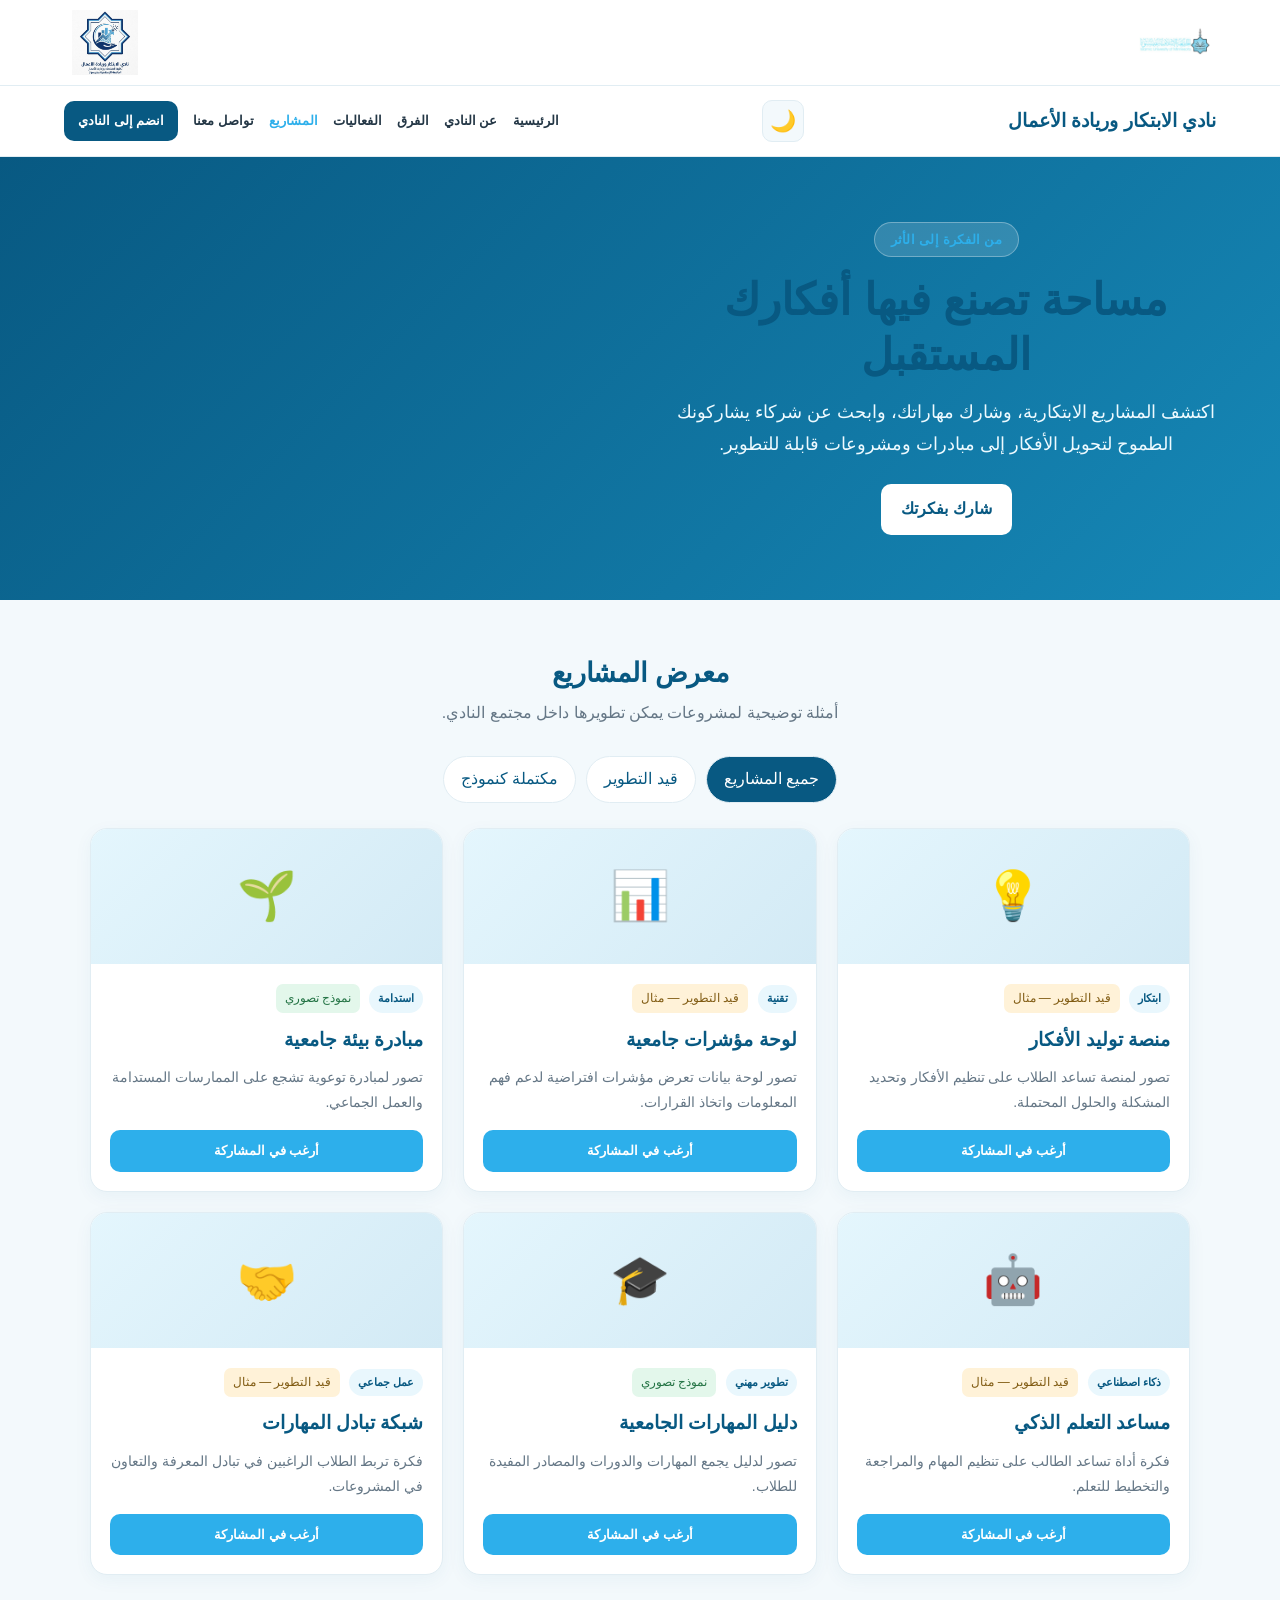
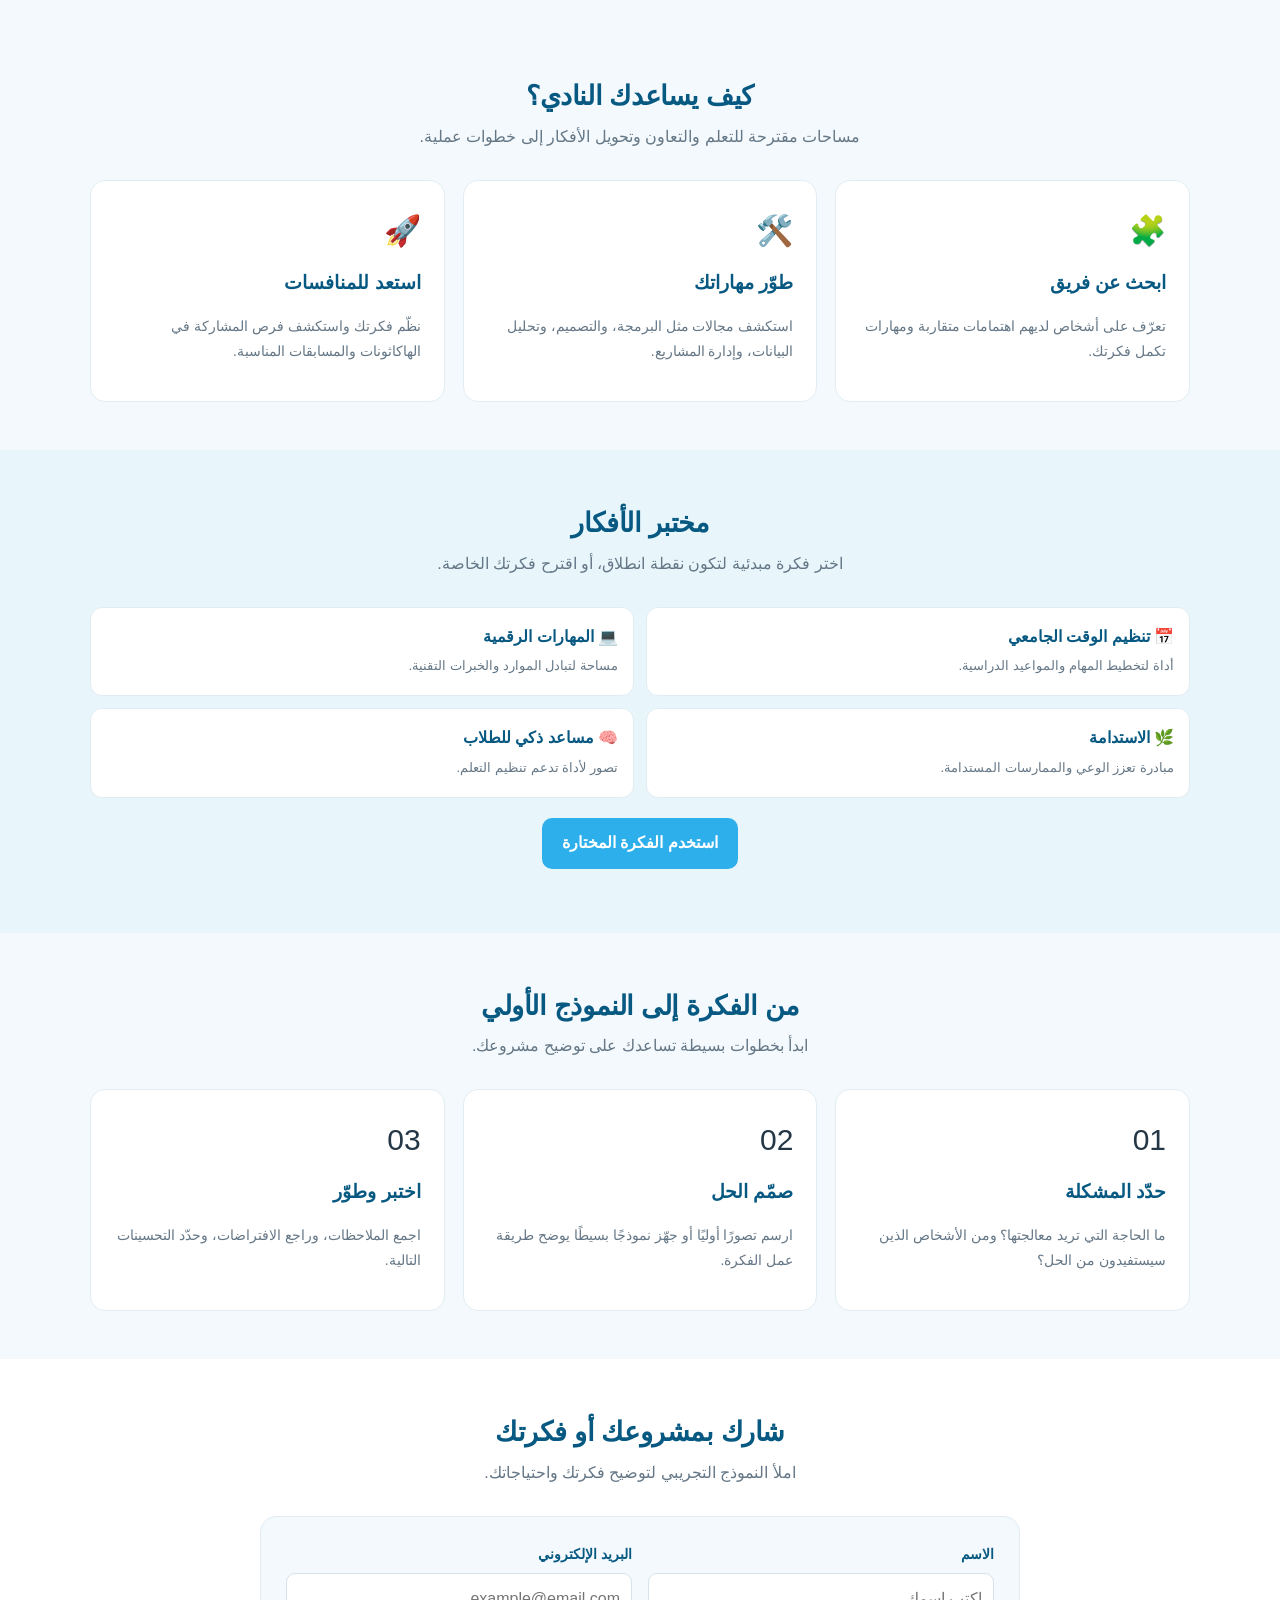
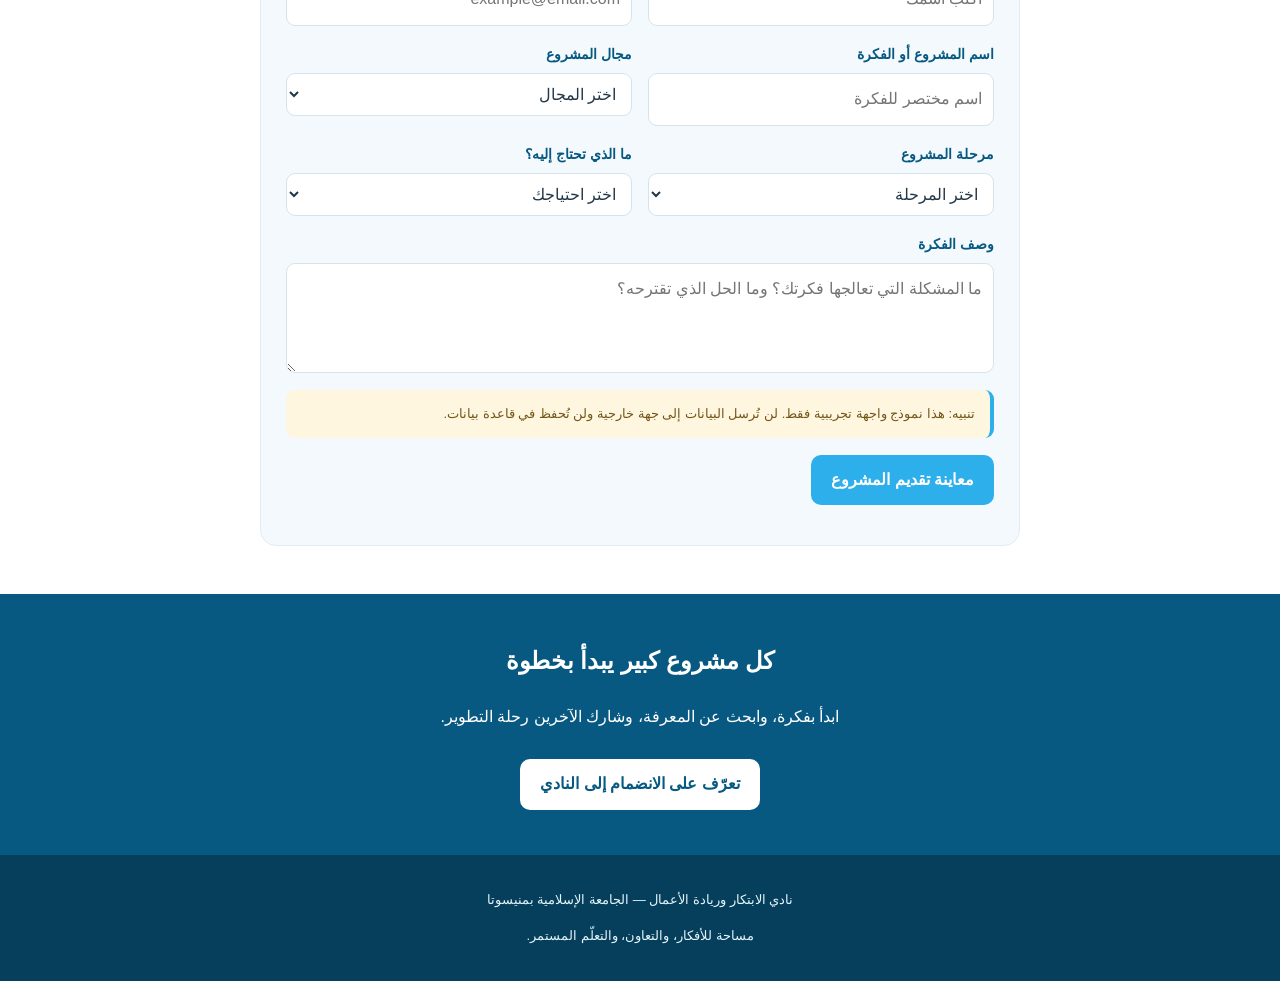
<file: projects.html>
<!DOCTYPE html>
<html lang="ar" dir="rtl" data-theme="light">
<head>
  <meta charset="UTF-8">
  <meta name="viewport" content="width=device-width, initial-scale=1.0">
  <meta name="theme-color" content="#085982">
  <title>المشاريع | نادي الابتكار وريادة الأعمال</title>
  <link rel="stylesheet" href="style.css">

  <style>
    :root {
      --navy: #085982;
      --blue: #2DAFEB;
      --light: #f3f9fc;
      --white: #fff;
      --text: #243746;
      --muted: #657786;
      --border: #e1edf3;
    }

    html[data-theme="dark"] {
      --light: #101e29;
      --white: #192b39;
      --text: #edf6fb;
      --muted: #b1c4d0;
      --border: #304757;
    }

    * { box-sizing: border-box; }

    html { scroll-behavior: smooth; }

    body {
      margin: 0;
      font-family: Tahoma, Arial, sans-serif;
      background: var(--light);
      color: var(--text);
      line-height: 1.8;
    }

    a { text-decoration: none; color: inherit; }

    button, input, textarea, select { font: inherit; }

    .top-logos {
      display: flex;
      align-items: center;
      justify-content: space-between;
      gap: 16px;
      padding: 10px 5%;
      background: var(--white);
      border-bottom: 1px solid var(--border);
    }

    .top-logos img {
      width: 82px;
      height: 65px;
      object-fit: contain;
    }

    .site-header {
      position: sticky;
      top: 0;
      z-index: 100;
      background: var(--white);
      border-bottom: 1px solid var(--border);
      padding: 14px 5%;
    }

    .nav-wrap {
      width: 100%;
      max-width: 1200px;
      margin: auto;
      display: flex;
      justify-content: space-between;
      align-items: center;
      gap: 16px;
      flex-wrap: wrap;
    }

    .brand {
      color: var(--navy);
      font-weight: bold;
      font-size: 19px;
    }

    .header-actions {
      display: flex;
      align-items: center;
      gap: 8px;
    }

    .theme-toggle,
    .menu-toggle {
      width: 42px;
      height: 42px;
      min-width: 42px;
      border: 1px solid var(--border);
      border-radius: 10px;
      background: var(--light);
      color: var(--navy);
      cursor: pointer;
      font-size: 21px;
    }

    .menu-toggle { display: none; }

    .nav-links {
      display: flex;
      flex-wrap: wrap;
      align-items: center;
      gap: 15px;
      font-size: 13px;
      font-weight: bold;
    }

    .nav-links a:hover,
    .nav-links a.active { color: var(--blue); }

    .nav-links .nav-cta {
      background: var(--navy);
      color: white;
      padding: 8px 14px;
      border-radius: 10px;
    }

    .container {
      width: min(1100px, 90%);
      margin: auto;
    }

    .hero {
      padding: 65px 20px;
      text-align: center;
      color: white;
      background: linear-gradient(135deg, #085982, #1688b7);
    }

    .eyebrow {
      display: inline-block;
      background: rgba(255,255,255,.15);
      border: 1px solid rgba(255,255,255,.3);
      border-radius: 30px;
      padding: 5px 16px;
      font-size: 13px;
    }

    .hero h1 {
      font-size: clamp(28px, 5vw, 44px);
      margin: 15px 0;
    }

    .hero p {
      max-width: 680px;
      margin: auto;
      color: #edfaff;
    }

    .btn {
      display: inline-block;
      border: 0;
      border-radius: 10px;
      padding: 11px 20px;
      cursor: pointer;
      font-weight: bold;
      text-align: center;
    }

    .btn-primary { background: var(--blue); color: white; }
    .btn-light { background: white; color: #085982; }
    .hero .btn { margin-top: 23px; }

    section { padding: 48px 0; }

    .section-heading {
      text-align: center;
      margin-bottom: 28px;
    }

    .section-heading h2 {
      color: var(--navy);
      margin-bottom: 7px;
      font-size: 27px;
    }

    .section-heading p {
      color: var(--muted);
      margin: 0;
    }

    .filters {
      display: flex;
      justify-content: center;
      gap: 10px;
      flex-wrap: wrap;
      margin-bottom: 25px;
    }

    .filter-btn {
      background: var(--white);
      color: var(--navy);
      border: 1px solid var(--border);
      border-radius: 25px;
      padding: 8px 17px;
      cursor: pointer;
    }

    .filter-btn.active {
      background: var(--navy);
      color: white;
    }

    .project-grid {
      display: grid;
      grid-template-columns: repeat(3, minmax(0, 1fr));
      gap: 20px;
    }

    .project-card {
      background: var(--white);
      border: 1px solid var(--border);
      border-radius: 17px;
      overflow: hidden;
      box-shadow: 0 5px 18px rgba(8,89,130,.05);
    }

    .project-art {
      min-height: 135px;
      display: grid;
      place-items: center;
      font-size: 48px;
      background: linear-gradient(135deg, #e4f6fd, #d3eaf5);
    }

    .project-content { padding: 19px; }

    .project-content h3 {
      margin: 0 0 8px;
      color: var(--navy);
      font-size: 19px;
    }

    .project-content p {
      color: var(--muted);
      font-size: 14px;
      margin: 0 0 15px;
    }

    .tag {
      display: inline-block;
      font-size: 11px;
      padding: 4px 9px;
      border-radius: 20px;
      background: #e9f7fd;
      color: var(--navy);
      margin: 0 0 10px 5px;
    }

    .status {
      display: inline-block;
      font-size: 12px;
      border-radius: 7px;
      padding: 4px 9px;
      background: #fff2d8;
      color: #805b12;
      margin-bottom: 8px;
    }

    .status.done {
      background: #e3f7eb;
      color: #237344;
    }

    .project-card .btn {
      width: 100%;
      font-size: 13px;
      padding: 9px;
    }

    .feature-grid {
      display: grid;
      grid-template-columns: repeat(3, minmax(0, 1fr));
      gap: 18px;
    }

    .feature-card {
      background: var(--white);
      border: 1px solid var(--border);
      padding: 23px;
      border-radius: 15px;
    }

    .feature-card .emoji { font-size: 30px; }

    .feature-card h3 {
      color: var(--navy);
      margin: 8px 0;
    }

    .feature-card p {
      color: var(--muted);
      font-size: 14px;
    }

    .ideas { background: #e8f6fc; }

    html[data-theme="dark"] .ideas { background: #172f40; }

    .idea-list {
      display: grid;
      grid-template-columns: repeat(2, minmax(0, 1fr));
      gap: 12px;
    }

    .idea-option {
      background: var(--white);
      border: 1px solid var(--border);
      border-radius: 12px;
      padding: 15px;
      cursor: pointer;
      text-align: right;
      color: var(--text);
    }

    .idea-option.selected {
      border: 2px solid var(--blue);
      background: var(--light);
    }

    .idea-option strong {
      display: block;
      color: var(--navy);
    }

    .idea-option small { color: var(--muted); }

    .form-section { background: var(--white); }

    .project-form {
      max-width: 760px;
      margin: auto;
      padding: 25px;
      background: var(--light);
      border: 1px solid var(--border);
      border-radius: 16px;
    }

    .form-grid {
      display: grid;
      grid-template-columns: repeat(2, minmax(0, 1fr));
      gap: 16px;
    }

    .field {
      display: flex;
      flex-direction: column;
      gap: 6px;
    }

    .field.full { grid-column: 1 / -1; }

    .field label {
      font-size: 14px;
      font-weight: bold;
      color: var(--navy);
    }

    .field input,
    .field select,
    .field textarea {
      width: 100%;
      padding: 11px;
      border: 1px solid #d5e4ec;
      border-radius: 9px;
      background: var(--white);
      color: var(--text);
      outline-color: var(--blue);
    }

    .field textarea {
      min-height: 110px;
      resize: vertical;
    }

    .notice {
      background: #fff6df;
      color: #73571a;
      padding: 12px 15px;
      border-radius: 9px;
      font-size: 13px;
      margin: 17px 0;
    }

    .form-message {
      margin-top: 15px;
      color: var(--navy);
      font-weight: bold;
      font-size: 14px;
    }

    .cta {
      text-align: center;
      background: var(--navy);
      color: white;
      padding: 45px 20px;
    }

    .cta h2 { margin-top: 0; }

    footer {
      padding: 20px;
      text-align: center;
      background: #063f5c;
      color: #e5f5fc;
      font-size: 13px;
    }

    [hidden] { display: none !important; }

    @media (max-width: 900px) {
      .nav-wrap { justify-content: space-between; }

      .menu-toggle {
        display: inline-flex;
        align-items: center;
        justify-content: center;
      }

      .nav-links {
        display: none;
        width: 100%;
        flex-direction: column;
        align-items: stretch;
        gap: 0;
        padding: 8px;
        background: var(--light);
        border: 1px solid var(--border);
        border-radius: 12px;
      }

      .nav-links.open { display: flex; }

      .nav-links a {
        padding: 10px;
        border-bottom: 1px solid var(--border);
      }

      .nav-links .nav-cta {
        margin-top: 8px;
        text-align: center;
      }

      .project-grid,
      .feature-grid { grid-template-columns: repeat(2, minmax(0, 1fr)); }
    }

    @media (max-width: 540px) {
      .top-logos { padding: 8px 16px; }
      .top-logos img { width: 66px; height: 53px; }
      .site-header { padding: 11px 5%; }
      .brand { max-width: 58%; font-size: 15px; }
      .header-actions { gap: 5px; }

      .theme-toggle,
      .menu-toggle {
        width: 39px;
        height: 39px;
        min-width: 39px;
      }

      .project-grid,
      .feature-grid,
      .idea-list,
      .form-grid { grid-template-columns: 1fr; }

      .hero { padding: 45px 18px; }
      section { padding: 35px 0; }
      .project-form { padding: 17px; }
    }

    html[data-theme="dark"] .top-logos,
    html[data-theme="dark"] .site-header {
      background: #192b39;
    }

    html[data-theme="dark"] .brand,
    html[data-theme="dark"] .nav-links a { color: #edf6fb; }

    html[data-theme="dark"] .nav-links a.active,
    html[data-theme="dark"] .nav-links a:hover { color: #6acbfa; }

    html[data-theme="dark"] .nav-links .nav-cta {
      background: #2DAFEB;
      color: #082d43;
    }
  </style>
</head>

<body>

<div class="top-logos">
  <img src="IMG_0364.JPG" alt="شعار الجامعة الإسلامية بمنيسوتا">
  <img src="IMG_1948.JPG" alt="شعار نادي الابتكار وريادة الأعمال">
</div>

<header class="site-header">
  <div class="nav-wrap">
    <a class="brand" href="index.html">نادي الابتكار وريادة الأعمال</a>

    <div class="header-actions">
      <button class="theme-toggle" id="theme-toggle" type="button"
        aria-label="تغيير المظهر" title="تغيير المظهر">🌙</button>

      <button class="menu-toggle" type="button"
        aria-label="فتح قائمة التنقل"
        aria-controls="main-nav"
        aria-expanded="false">☰</button>
    </div>

    <nav class="nav-links" id="main-nav" aria-label="القائمة الرئيسية">
      <a href="index.html">الرئيسية</a>
      <a href="about.html">عن النادي</a>
      <a href="teams.html">الفرق</a>
      <a href="events.html">الفعاليات</a>
      <a class="active" href="projects.html" aria-current="page">المشاريع</a>
      <a href="contact.html">تواصل معنا</a>
      <a class="nav-cta" href="join.html">انضم إلى النادي</a>
    </nav>
  </div>
</header>

<main>

  <section class="hero">
    <div class="container">
      <span class="eyebrow">من الفكرة إلى الأثر</span>
      <h1>مساحة تصنع فيها أفكارك المستقبل</h1>
      <p>
        اكتشف المشاريع الابتكارية، وشارك مهاراتك، وابحث عن شركاء يشاركونك
        الطموح لتحويل الأفكار إلى مبادرات ومشروعات قابلة للتطوير.
      </p>
      <a class="btn btn-light" href="#submit-project">شارك بفكرتك</a>
    </div>
  </section>

  <section id="projects">
    <div class="container">
      <div class="section-heading">
        <h2>معرض المشاريع</h2>
        <p>أمثلة توضيحية لمشروعات يمكن تطويرها داخل مجتمع النادي.</p>
      </div>

      <div class="filters" aria-label="تصفية المشاريع">
        <button class="filter-btn active" type="button" data-filter="all">جميع المشاريع</button>
        <button class="filter-btn" type="button" data-filter="progress">قيد التطوير</button>
        <button class="filter-btn" type="button" data-filter="done">مكتملة كنموذج</button>
      </div>

      <div class="project-grid">
        <article class="project-card" data-status="progress">
          <div class="project-art" aria-hidden="true">💡</div>
          <div class="project-content">
            <span class="tag">ابتكار</span>
            <span class="status">قيد التطوير — مثال</span>
            <h3>منصة توليد الأفكار</h3>
            <p>تصور لمنصة تساعد الطلاب على تنظيم الأفكار وتحديد المشكلة والحلول المحتملة.</p>
            <button class="btn btn-primary choose-project" type="button" data-project="منصة توليد الأفكار">أرغب في المشاركة</button>
          </div>
        </article>

        <article class="project-card" data-status="progress">
          <div class="project-art" aria-hidden="true">📊</div>
          <div class="project-content">
            <span class="tag">تقنية</span>
            <span class="status">قيد التطوير — مثال</span>
            <h3>لوحة مؤشرات جامعية</h3>
            <p>تصور لوحة بيانات تعرض مؤشرات افتراضية لدعم فهم المعلومات واتخاذ القرارات.</p>
            <button class="btn btn-primary choose-project" type="button" data-project="لوحة مؤشرات جامعية">أرغب في المشاركة</button>
          </div>
        </article>

        <article class="project-card" data-status="done">
          <div class="project-art" aria-hidden="true">🌱</div>
          <div class="project-content">
            <span class="tag">استدامة</span>
            <span class="status done">نموذج تصوري</span>
            <h3>مبادرة بيئة جامعية</h3>
            <p>تصور لمبادرة توعوية تشجع على الممارسات المستدامة والعمل الجماعي.</p>
            <button class="btn btn-primary choose-project" type="button" data-project="مبادرة بيئة جامعية">أرغب في المشاركة</button>
          </div>
        </article>

        <article class="project-card" data-status="progress">
          <div class="project-art" aria-hidden="true">🤖</div>
          <div class="project-content">
            <span class="tag">ذكاء اصطناعي</span>
            <span class="status">قيد التطوير — مثال</span>
            <h3>مساعد التعلم الذكي</h3>
            <p>فكرة أداة تساعد الطالب على تنظيم المهام والمراجعة والتخطيط للتعلم.</p>
            <button class="btn btn-primary choose-project" type="button" data-project="مساعد التعلم الذكي">أرغب في المشاركة</button>
          </div>
        </article>

        <article class="project-card" data-status="done">
          <div class="project-art" aria-hidden="true">🎓</div>
          <div class="project-content">
            <span class="tag">تطوير مهني</span>
            <span class="status done">نموذج تصوري</span>
            <h3>دليل المهارات الجامعية</h3>
            <p>تصور لدليل يجمع المهارات والدورات والمصادر المفيدة للطلاب.</p>
            <button class="btn btn-primary choose-project" type="button" data-project="دليل المهارات الجامعية">أرغب في المشاركة</button>
          </div>
        </article>

        <article class="project-card" data-status="progress">
          <div class="project-art" aria-hidden="true">🤝</div>
          <div class="project-content">
            <span class="tag">عمل جماعي</span>
            <span class="status">قيد التطوير — مثال</span>
            <h3>شبكة تبادل المهارات</h3>
            <p>فكرة تربط الطلاب الراغبين في تبادل المعرفة والتعاون في المشروعات.</p>
            <button class="btn btn-primary choose-project" type="button" data-project="شبكة تبادل المهارات">أرغب في المشاركة</button>
          </div>
        </article>
      </div>
    </div>
  </section>

  <section>
    <div class="container">
      <div class="section-heading">
        <h2>كيف يساعدك النادي؟</h2>
        <p>مساحات مقترحة للتعلم والتعاون وتحويل الأفكار إلى خطوات عملية.</p>
      </div>

      <div class="feature-grid">
        <article class="feature-card">
          <div class="emoji" aria-hidden="true">🧩</div>
          <h3>ابحث عن فريق</h3>
          <p>تعرّف على أشخاص لديهم اهتمامات متقاربة ومهارات تكمل فكرتك.</p>
        </article>
        <article class="feature-card">
          <div class="emoji" aria-hidden="true">🛠️</div>
          <h3>طوّر مهاراتك</h3>
          <p>استكشف مجالات مثل البرمجة، والتصميم، وتحليل البيانات، وإدارة المشاريع.</p>
        </article>
        <article class="feature-card">
          <div class="emoji" aria-hidden="true">🚀</div>
          <h3>استعد للمنافسات</h3>
          <p>نظّم فكرتك واستكشف فرص المشاركة في الهاكاثونات والمسابقات المناسبة.</p>
        </article>
      </div>
    </div>
  </section>

  <section class="ideas" id="idea-lab">
    <div class="container">
      <div class="section-heading">
        <h2>مختبر الأفكار</h2>
        <p>اختر فكرة مبدئية لتكون نقطة انطلاق، أو اقترح فكرتك الخاصة.</p>
      </div>

      <div class="idea-list">
        <button class="idea-option" type="button" data-idea="تطبيق لتنظيم الوقت الجامعي">
          <strong>📅 تنظيم الوقت الجامعي</strong>
          <small>أداة لتخطيط المهام والمواعيد الدراسية.</small>
        </button>
        <button class="idea-option" type="button" data-idea="منصة تعليم المهارات الرقمية">
          <strong>💻 المهارات الرقمية</strong>
          <small>مساحة لتبادل الموارد والخبرات التقنية.</small>
        </button>
        <button class="idea-option" type="button" data-idea="مبادرة للاستدامة">
          <strong>🌿 الاستدامة</strong>
          <small>مبادرة تعزز الوعي والممارسات المستدامة.</small>
        </button>
        <button class="idea-option" type="button" data-idea="مساعد ذكي للطلاب">
          <strong>🧠 مساعد ذكي للطلاب</strong>
          <small>تصور لأداة تدعم تنظيم التعلم.</small>
        </button>
      </div>

      <p style="text-align:center; margin-top:20px;">
        <button class="btn btn-primary" id="use-idea" type="button">استخدم الفكرة المختارة</button>
      </p>
    </div>
  </section>

  <section>
    <div class="container">
      <div class="section-heading">
        <h2>من الفكرة إلى النموذج الأولي</h2>
        <p>ابدأ بخطوات بسيطة تساعدك على توضيح مشروعك.</p>
      </div>

      <div class="feature-grid">
        <article class="feature-card">
          <div class="emoji" aria-hidden="true">01</div>
          <h3>حدّد المشكلة</h3>
          <p>ما الحاجة التي تريد معالجتها؟ ومن الأشخاص الذين سيستفيدون من الحل؟</p>
        </article>
        <article class="feature-card">
          <div class="emoji" aria-hidden="true">02</div>
          <h3>صمّم الحل</h3>
          <p>ارسم تصورًا أوليًا أو جهّز نموذجًا بسيطًا يوضح طريقة عمل الفكرة.</p>
        </article>
        <article class="feature-card">
          <div class="emoji" aria-hidden="true">03</div>
          <h3>اختبر وطوّر</h3>
          <p>اجمع الملاحظات، وراجع الافتراضات، وحدّد التحسينات التالية.</p>
        </article>
      </div>
    </div>
  </section>

  <section class="form-section" id="submit-project">
    <div class="container">
      <div class="section-heading">
        <h2>شارك بمشروعك أو فكرتك</h2>
        <p>املأ النموذج التجريبي لتوضيح فكرتك واحتياجاتك.</p>
      </div>

      <form class="project-form" id="project-form">
        <div class="form-grid">
          <div class="field">
            <label for="student-name">الاسم</label>
            <input id="student-name" name="student-name" type="text" placeholder="اكتب اسمك" required>
          </div>

          <div class="field">
            <label for="student-email">البريد الإلكتروني</label>
            <input id="student-email" name="student-email" type="email" placeholder="example@email.com" required>
          </div>

          <div class="field">
            <label for="project-name">اسم المشروع أو الفكرة</label>
            <input id="project-name" name="project-name" type="text" placeholder="اسم مختصر للفكرة" required>
          </div>

          <div class="field">
            <label for="project-category">مجال المشروع</label>
            <select id="project-category" name="project-category" required>
              <option value="">اختر المجال</option>
              <option>تقنية وبرمجة</option>
              <option>ذكاء اصطناعي وبيانات</option>
              <option>ريادة أعمال</option>
              <option>تعليم وتطوير مهني</option>
              <option>استدامة ومجتمع</option>
              <option>مجال آخر</option>
            </select>
          </div>

          <div class="field">
            <label for="project-stage">مرحلة المشروع</label>
            <select id="project-stage" name="project-stage" required>
              <option value="">اختر المرحلة</option>
              <option>فكرة أولية</option>
              <option>قيد التخطيط</option>
              <option>قيد التنفيذ</option>
              <option>نموذج أولي جاهز</option>
            </select>
          </div>

          <div class="field">
            <label for="project-need">ما الذي تحتاج إليه؟</label>
            <select id="project-need" name="project-need" required>
              <option value="">اختر احتياجك</option>
              <option>البحث عن فريق</option>
              <option>تطوير المهارات</option>
              <option>تطوير النموذج الأولي</option>
              <option>توجيه وإرشاد</option>
              <option>عرض الفكرة ومناقشتها</option>
            </select>
          </div>

          <div class="field full">
            <label for="project-description">وصف الفكرة</label>
            <textarea id="project-description" name="project-description" placeholder="ما المشكلة التي تعالجها فكرتك؟ وما الحل الذي تقترحه؟" required></textarea>
          </div>
        </div>

        <div class="notice">
          تنبيه: هذا نموذج واجهة تجريبية فقط. لن تُرسل البيانات إلى جهة خارجية ولن تُحفظ في قاعدة بيانات.
        </div>

        <button class="btn btn-primary" type="submit">معاينة تقديم المشروع</button>
        <p class="form-message" id="form-message" role="status" aria-live="polite"></p>
      </form>
    </div>
  </section>

  <section class="cta">
    <div class="container">
      <h2>كل مشروع كبير يبدأ بخطوة</h2>
      <p>ابدأ بفكرة، وابحث عن المعرفة، وشارك الآخرين رحلة التطوير.</p>
      <a class="btn btn-light" href="join.html">تعرّف على الانضمام إلى النادي</a>
    </div>
  </section>

</main>

<footer>
  <p>نادي الابتكار وريادة الأعمال — الجامعة الإسلامية بمنيسوتا</p>
  <p>مساحة للأفكار، والتعاون، والتعلّم المستمر.</p>
</footer>

<script>
  // القائمة المتجاوبة
  const menuToggle = document.querySelector(".menu-toggle");
  const mainNav = document.getElementById("main-nav");

  if (menuToggle && mainNav) {
    menuToggle.addEventListener("click", () => {
      const isOpen = mainNav.classList.toggle("open");
      menuToggle.setAttribute("aria-expanded", String(isOpen));
      menuToggle.setAttribute(
        "aria-label",
        isOpen ? "إغلاق قائمة التنقل" : "فتح قائمة التنقل"
      );
      menuToggle.textContent = isOpen ? "✕" : "☰";
    });
  }

  // الوضع الفاتح والداكن
  const themeToggle = document.getElementById("theme-toggle");
  const savedTheme = localStorage.getItem("club-theme");
  const initialTheme = savedTheme === "dark" ? "dark" : "light";

  document.documentElement.setAttribute("data-theme", initialTheme);
  updateThemeButton(initialTheme);

  function updateThemeButton(theme) {
    if (!themeToggle) return;
    themeToggle.textContent = theme === "dark" ? "☀️" : "🌙";
    themeToggle.setAttribute(
      "aria-label",
      theme === "dark" ? "التبديل إلى الوضع الفاتح" : "التبديل إلى الوضع الداكن"
    );
  }

  if (themeToggle) {
    themeToggle.addEventListener("click", () => {
      const currentTheme =
        document.documentElement.getAttribute("data-theme") || "light";
      const newTheme = currentTheme === "dark" ? "light" : "dark";

      document.documentElement.setAttribute("data-theme", newTheme);
      localStorage.setItem("club-theme", newTheme);
      updateThemeButton(newTheme);
    });
  }

  // تصفية المشاريع
  const filterButtons = document.querySelectorAll(".filter-btn");
  const projectCards = document.querySelectorAll(".project-card");

  filterButtons.forEach((button) => {
    button.addEventListener("click", () => {
      const filter = button.dataset.filter;

      filterButtons.forEach((item) => item.classList.remove("active"));
      button.classList.add("active");

      projectCards.forEach((card) => {
        card.hidden = filter !== "all" && card.dataset.status !== filter;
      });
    });
  });

  // اختيار مشروع وتعبئة اسمه في النموذج
  const projectNameInput = document.getElementById("project-name");

  function goToProjectForm(projectName) {
    projectNameInput.value = projectName;
    document.getElementById("submit-project").scrollIntoView({
      behavior: "smooth"
    });
    projectNameInput.focus({ preventScroll: true });
  }

  document.querySelectorAll(".choose-project").forEach((button) => {
    button.addEventListener("click", () => {
      goToProjectForm(button.dataset.project);
    });
  });

  // مختبر الأفكار
  const ideaOptions = document.querySelectorAll(".idea-option");
  let selectedIdea = "";

  ideaOptions.forEach((option) => {
    option.addEventListener("click", () => {
      ideaOptions.forEach((item) => {
        item.classList.remove("selected");
        item.setAttribute("aria-pressed", "false");
      });

      option.classList.add("selected");
      option.setAttribute("aria-pressed", "true");
      selectedIdea = option.dataset.idea;
    });
  });

  document.getElementById("use-idea").addEventListener("click", () => {
    if (!selectedIdea) {
      alert("اختَر فكرة أولًا من مختبر الأفكار.");
      return;
    }

    goToProjectForm(selectedIdea);
  });

  // النموذج تجريبي ولا يرسل أو يحفظ البيانات
  document.getElementById("project-form").addEventListener("submit", (event) => {
    event.preventDefault();

    document.getElementById("form-message").textContent =
      "اكتملت المعاينة بنجاح. لم يتم إرسال البيانات أو حفظها.";
  });
</script>

</body>
</html>
</file>
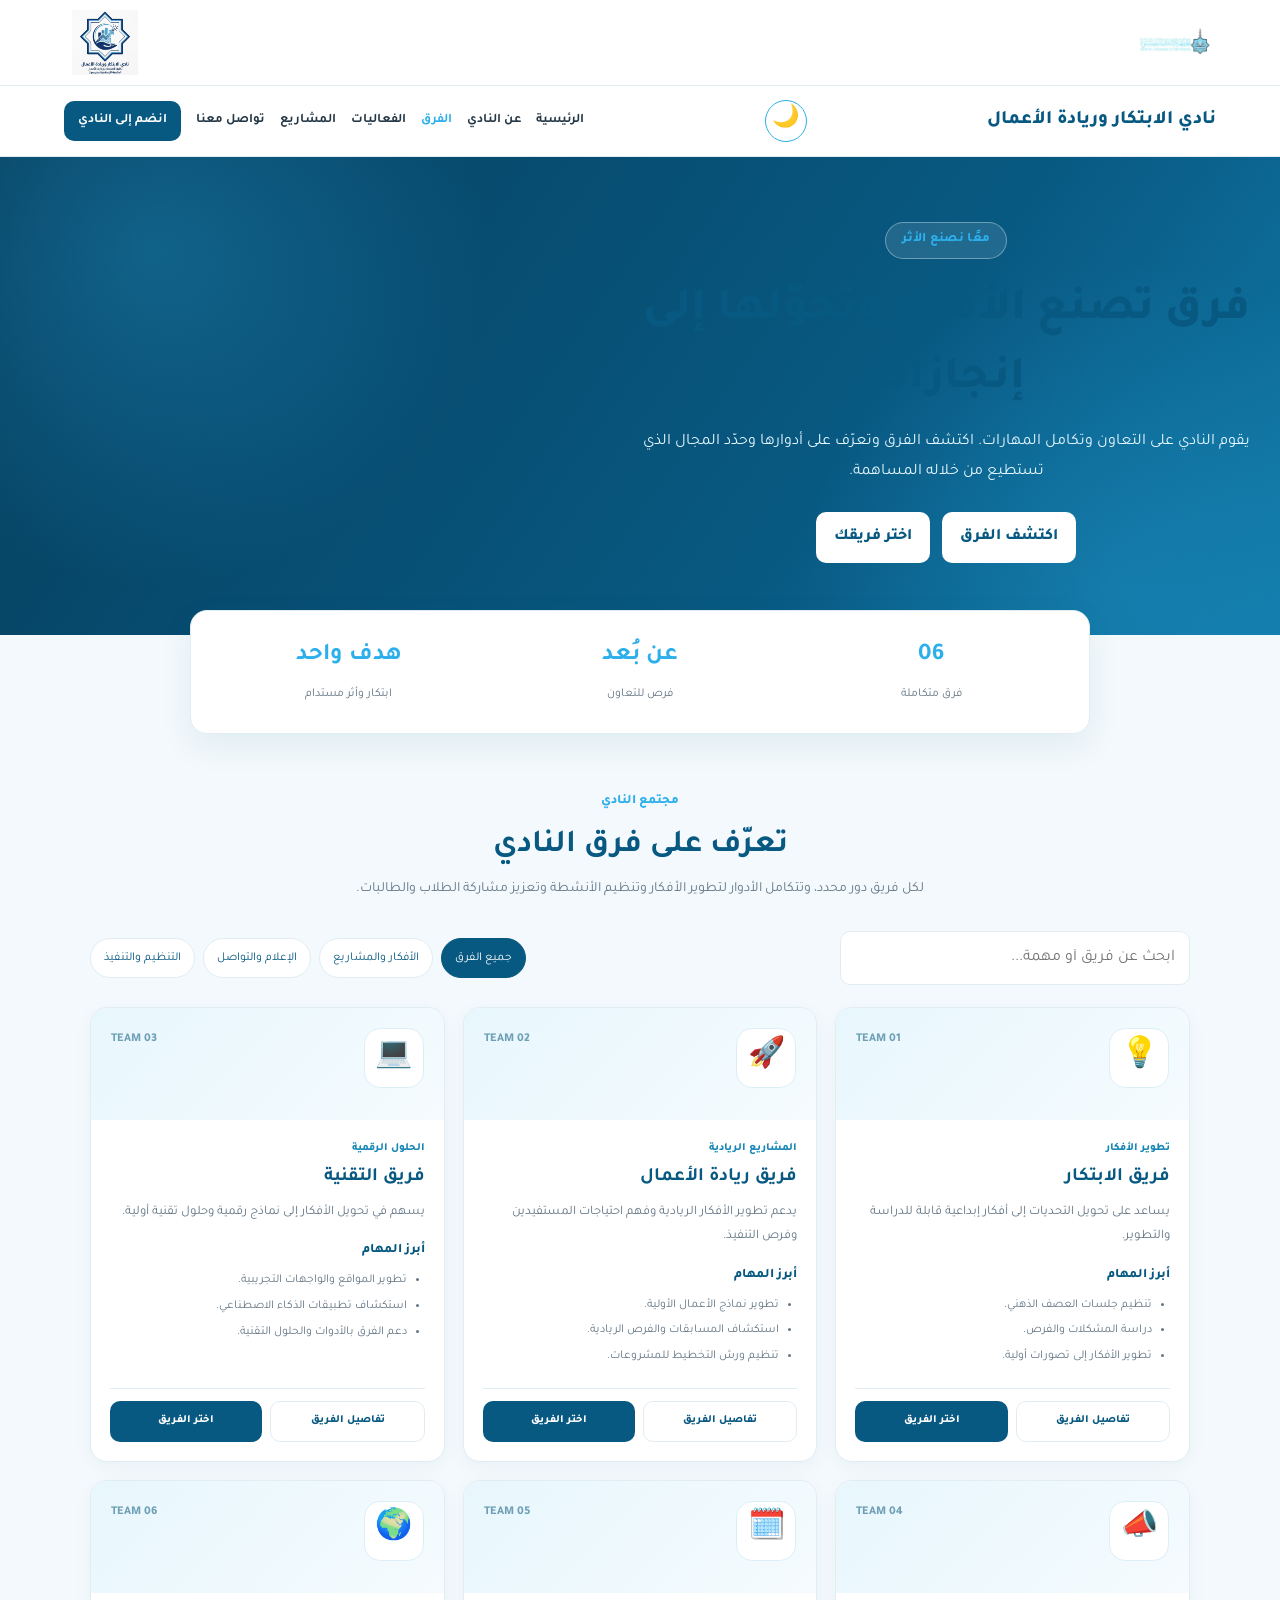
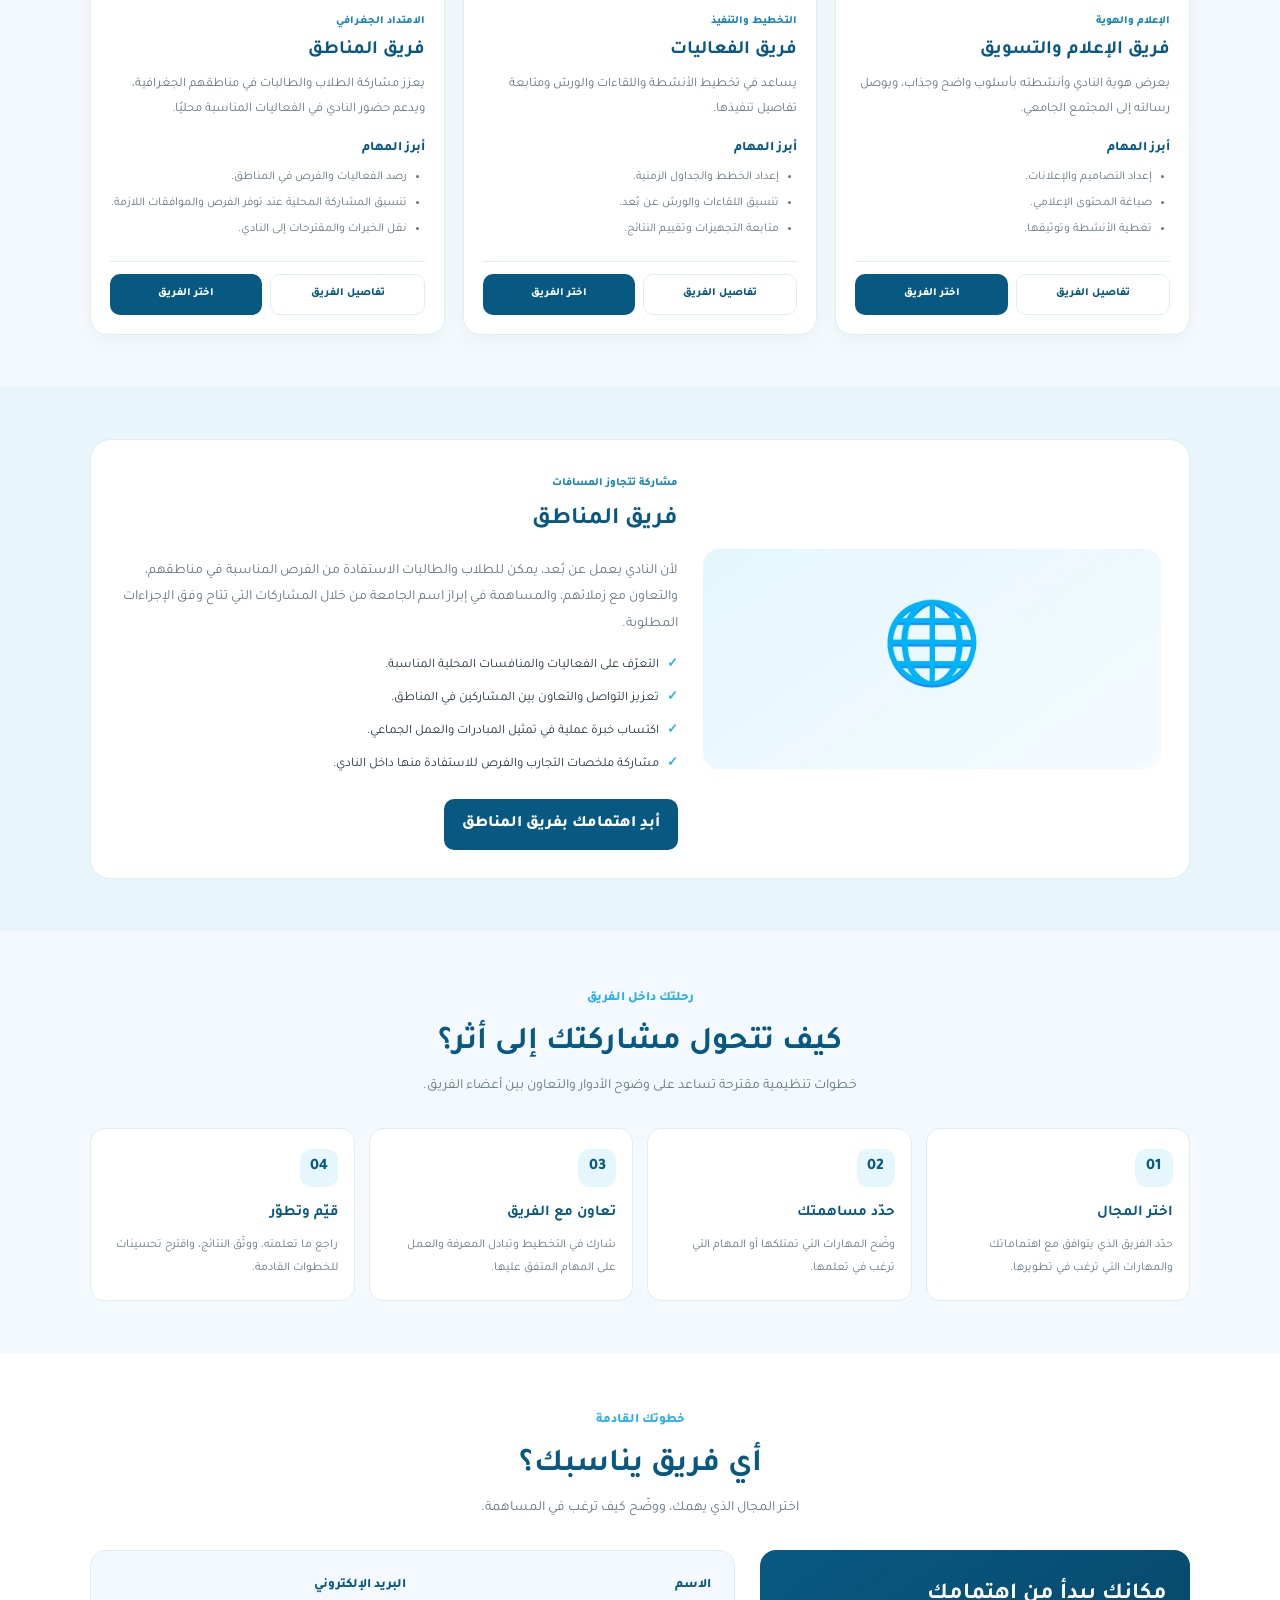
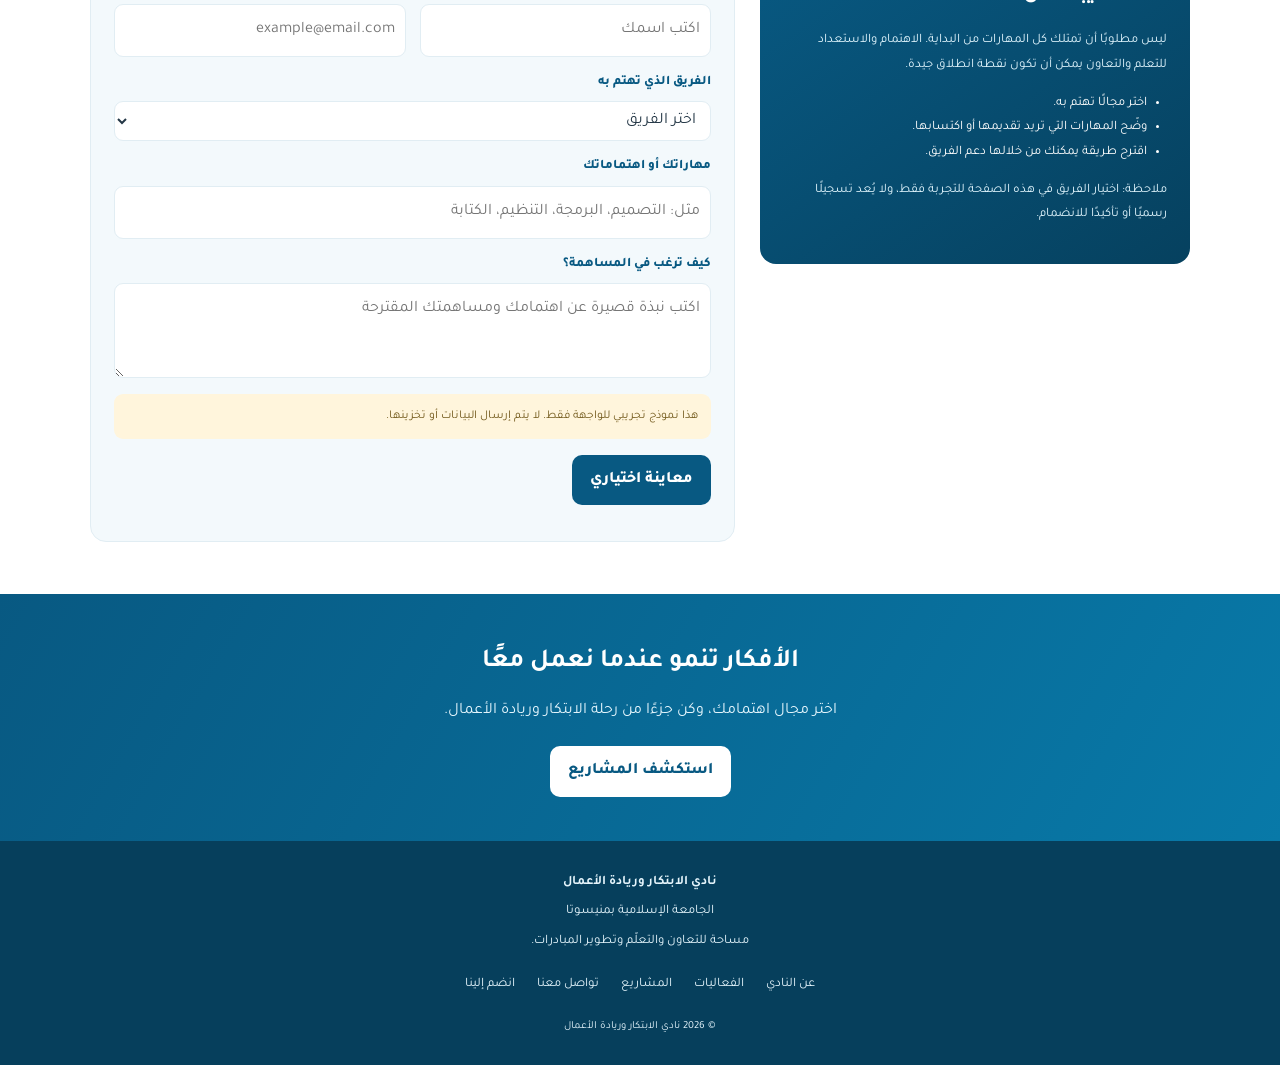
<file: teams.html>
<!DOCTYPE html>
<html lang="ar" dir="rtl" data-theme="light">
<head>
  <meta charset="UTF-8">
  <meta name="viewport" content="width=device-width, initial-scale=1">
  <meta name="theme-color" content="#085982">
  <meta name="description" content="تعرّف على فرق نادي الابتكار وريادة الأعمال ومهامها وفرص المشاركة.">
  <title>الفرق | نادي الابتكار وريادة الأعمال</title>
  <link rel="stylesheet" href="style.css">
  <style>
    :root {
      --navy: #085982;
      --blue: #2DAFEB;
      --bg: #f3f9fc;
      --white: #fff;
      --text: #243746;
      --muted: #657786;
      --border: #e1edf3;
      --shadow: 0 12px 32px rgba(8,89,130,.08);
    }
    html[data-theme="dark"] {
      --bg: #101923;
      --white: #172532;
      --text: #edf4fa;
      --muted: #b7c8d5;
      --border: #344b5e;
      --shadow: 0 12px 32px rgba(0,0,0,.2);
    }
    * { box-sizing: border-box; }
    html { scroll-behavior: smooth; }
    body {
      margin: 0;
      font-family: 'Tajawal', Tahoma, Arial, sans-serif;
      background: var(--bg);
      color: var(--text);
      line-height: 1.9;
    }
    a { color: inherit; text-decoration: none; }
    button, input, select, textarea { font: inherit; }
    button { cursor: pointer; }
    img { max-width: 100%; display: block; }
    [hidden] { display: none !important; }
    .container {
      width: min(1100px, 90%);
      margin: auto;
    }
    /* شريط الشعارات الموحد مع الصفحة الرئيسية */
    .top-logos {
      display: flex;
      align-items: center;
      justify-content: space-between;
      gap: 16px;
      padding: 10px 5%;
      background: var(--white);
      border-bottom: 1px solid var(--border);
    }
    .top-logos img {
      width: 82px;
      height: 65px;
      object-fit: contain;
    }
    /* رأس الموقع */
    .site-header {
      position: sticky;
      top: 0;
      z-index: 100;
      background: var(--white);
      border-bottom: 1px solid var(--border);
      padding: 14px 5%;
    }
    .nav-wrap {
      max-width: 1200px;
      margin: auto;
      display: flex;
      justify-content: space-between;
      align-items: center;
      gap: 16px;
      flex-wrap: wrap;
    }
    .brand {
      color: var(--navy);
      font-weight: 800;
      font-size: 19px;
      line-height: 1.6;
    }
    .header-actions {
      display: flex;
      align-items: center;
      gap: 8px;
    }
    .theme-toggle,
    .menu-toggle {
      display: inline-flex;
      align-items: center;
      justify-content: center;
      width: 42px;
      height: 42px;
      min-width: 42px;
      padding: 0;
      border: 1px solid var(--blue);
      border-radius: 50%;
      background: transparent;
      color: var(--navy);
      font-size: 22px;
    }
    .menu-toggle {
      display: none;
      border-color: var(--border);
      border-radius: 10px;
      background: var(--bg);
      font-size: 23px;
    }
    .nav-links {
      display: flex;
      flex-wrap: wrap;
      align-items: center;
      gap: 15px;
      font-size: 13px;
      font-weight: 700;
    }
    .nav-links a:hover,
    .nav-links a.active { color: var(--blue); }
    .nav-links .nav-cta {
      background: var(--navy);
      color: white;
      padding: 8px 14px;
      border-radius: 10px;
    }
    .nav-links .nav-cta:hover {
      background: var(--blue);
      color: white;
    }
    /* الواجهة الرئيسية */
    .hero {
      position: relative;
      overflow: hidden;
      padding: 65px 20px 72px;
      color: white;
      background:
        radial-gradient(circle at 12% 20%, rgba(45,175,235,.28), transparent 28%),
        radial-gradient(circle at 88% 90%, rgba(45,175,235,.22), transparent 27%),
        linear-gradient(125deg, #063f5d, #085982 65%, #1179a7);
    }
    .hero-inner {
      width: min(850px, 100%);
      margin: auto;
      text-align: center;
      position: relative;
      z-index: 1;
    }
    .eyebrow {
      display: inline-block;
      border: 1px solid rgba(255,255,255,.35);
      background: rgba(255,255,255,.1);
      padding: 5px 16px;
      border-radius: 30px;
      font-size: 13px;
    }
    .hero h1 {
      margin: 18px 0 12px;
      font-size: clamp(29px, 5vw, 46px);
      line-height: 1.5;
    }
    .hero p {
      max-width: 700px;
      margin: auto;
      color: #e6f7ff;
      font-size: 16px;
    }
    .hero-actions {
      display: flex;
      justify-content: center;
      flex-wrap: wrap;
      gap: 12px;
      margin-top: 25px;
    }
    .btn {
      display: inline-flex;
      align-items: center;
      justify-content: center;
      border: 0;
      border-radius: 10px;
      padding: 10px 18px;
      font-weight: 800;
      text-align: center;
      transition: transform .2s, background .2s;
    }
    .btn:hover { transform: translateY(-2px); }
    .btn-primary { background: var(--navy); color: white; }
    .btn-primary:hover { background: #064565; }
    .btn-white { background: white; color: var(--navy); }
    .btn-outline {
      background: transparent;
      color: var(--navy);
      border: 1px solid var(--border);
    }
    .intro-strip {
      width: min(900px, 90%);
      margin: -25px auto 0;
      position: relative;
      display: grid;
      grid-template-columns: repeat(3, minmax(0, 1fr));
      gap: 12px;
      padding: 18px;
      background: var(--white);
      border: 1px solid var(--border);
      border-radius: 17px;
      box-shadow: var(--shadow);
    }
    .stat { text-align: center; padding: 5px; }
    .stat strong {
      display: block;
      color: var(--blue);
      font-size: 24px;
    }
    .stat span { color: var(--muted); font-size: 12px; }
    section { padding: 52px 0; }
    .section-head {
      max-width: 740px;
      text-align: center;
      margin: 0 auto 28px;
    }
    .kicker {
      color: var(--blue);
      font-size: 13px;
      font-weight: 800;
    }
    .section-head h2 {
      margin: 6px 0;
      color: var(--navy);
      font-size: clamp(24px, 4vw, 32px);
      line-height: 1.5;
    }
    .section-head p {
      margin: 0;
      color: var(--muted);
      font-size: 14px;
    }
    /* أدوات البحث والتصفية */
    .team-tools {
      display: flex;
      flex-wrap: wrap;
      justify-content: space-between;
      align-items: center;
      gap: 14px;
      margin-bottom: 22px;
    }
    .search-box {
      flex: 1;
      min-width: 200px;
      max-width: 350px;
    }
    .search-box input {
      width: 100%;
      border: 1px solid var(--border);
      background: var(--white);
      color: var(--text);
      border-radius: 10px;
      padding: 11px 14px;
      outline-color: var(--blue);
    }
    .filters {
      display: flex;
      gap: 8px;
      flex-wrap: wrap;
    }
    .filter-btn {
      border: 1px solid var(--border);
      background: var(--white);
      color: var(--navy);
      padding: 8px 13px;
      border-radius: 25px;
      font-size: 12px;
    }
    .filter-btn.active {
      color: white;
      background: var(--navy);
      border-color: var(--navy);
    }
    /* بطاقات الفرق */
    .team-grid {
      display: grid;
      grid-template-columns: repeat(3, minmax(0, 1fr));
      gap: 18px;
    }
    .team-card {
      display: flex;
      flex-direction: column;
      min-width: 0;
      overflow: hidden;
      background: var(--white);
      border: 1px solid var(--border);
      border-radius: 17px;
      box-shadow: 0 5px 20px rgba(8,89,130,.04);
      transition: transform .2s, box-shadow .2s;
    }
    .team-card:hover {
      transform: translateY(-4px);
      box-shadow: var(--shadow);
    }
    .team-top {
      min-height: 112px;
      padding: 20px;
      display: flex;
      justify-content: space-between;
      align-items: flex-start;
      background: linear-gradient(135deg, #e8f7fd, #f5fbfe);
    }
    .team-icon {
      display: grid;
      place-items: center;
      width: 60px;
      height: 60px;
      background: white;
      border: 1px solid #dceff8;
      border-radius: 16px;
      font-size: 30px;
    }
    .team-number {
      color: #6f9fb6;
      font-size: 12px;
      font-weight: 800;
    }
    .team-body {
      display: flex;
      flex-direction: column;
      flex: 1;
      padding: 19px;
    }
    .team-type {
      color: #1687b6;
      font-size: 11px;
      font-weight: 800;
      margin-bottom: 4px;
    }
    .team-body h3 {
      color: var(--navy);
      font-size: 19px;
      line-height: 1.5;
      margin: 0 0 8px;
    }
    .team-body p {
      margin: 0 0 14px;
      color: var(--muted);
      font-size: 13px;
    }
    .task-title {
      color: var(--navy);
      font-size: 13px;
      font-weight: 800;
      margin-bottom: 5px;
    }
    .task-list {
      margin: 0 0 17px;
      padding-right: 18px;
      color: var(--muted);
      font-size: 12px;
    }
    .task-list li { margin-bottom: 3px; }
    .team-footer {
      margin-top: auto;
      display: flex;
      gap: 8px;
      padding-top: 12px;
      border-top: 1px solid var(--border);
    }
    .team-footer button {
      flex: 1;
      font-size: 11px;
      padding: 9px 6px;
    }
    .no-results {
      grid-column: 1 / -1;
      padding: 28px;
      text-align: center;
      color: var(--muted);
      background: var(--white);
      border: 1px dashed var(--border);
      border-radius: 15px;
    }
    /* فريق المناطق */
    .regions { background: #e8f6fc; }
    .regions-panel {
      display: grid;
      grid-template-columns: .9fr 1.1fr;
      align-items: center;
      gap: 25px;
      padding: 28px;
      border-radius: 20px;
      background: var(--white);
      border: 1px solid var(--border);
    }
    .regions-art {
      display: grid;
      place-items: center;
      min-height: 220px;
      border-radius: 16px;
      background: linear-gradient(145deg, #e4f6fd, #f5fbfe);
      font-size: 80px;
    }
    .regions-copy h3 {
      margin: 0 0 10px;
      color: var(--navy);
      font-size: 24px;
    }
    .regions-copy p { color: var(--muted); font-size: 14px; }
    .region-points {
      list-style: none;
      padding: 0;
      margin: 17px 0 22px;
    }
    .region-points li {
      margin-bottom: 8px;
      font-size: 13px;
    }
    .region-points li::before {
      content: "✓";
      color: var(--blue);
      font-weight: 800;
      margin-left: 8px;
    }
    /* خطوات العمل */
    .workflow-grid {
      display: grid;
      grid-template-columns: repeat(4, minmax(0, 1fr));
      gap: 14px;
    }
    .workflow-step {
      padding: 20px 16px;
      background: var(--white);
      border: 1px solid var(--border);
      border-radius: 14px;
    }
    .step-number {
      display: grid;
      place-items: center;
      width: 38px;
      height: 38px;
      border-radius: 12px;
      background: #e5f6fd;
      color: var(--navy);
      font-weight: 800;
      margin-bottom: 12px;
    }
    .workflow-step h3 {
      color: var(--navy);
      font-size: 15px;
      margin: 0 0 7px;
    }
    .workflow-step p {
      margin: 0;
      color: var(--muted);
      font-size: 12px;
    }
    /* نموذج الاختيار التجريبي */
    .join-section { background: var(--white); }
    .join-layout {
      display: grid;
      grid-template-columns: .8fr 1.2fr;
      gap: 25px;
      align-items: start;
    }
    .join-copy {
      padding: 23px;
      border-radius: 16px;
      background: linear-gradient(145deg, #085982, #06415f);
      color: white;
    }
    .join-copy h3 { font-size: 23px; margin: 0 0 12px; }
    .join-copy p { color: #e1f5fd; font-size: 13px; }
    .join-copy ul { padding-right: 20px; font-size: 13px; }
    .join-form {
      padding: 23px;
      background: var(--bg);
      border: 1px solid var(--border);
      border-radius: 16px;
    }
    .form-grid {
      display: grid;
      grid-template-columns: repeat(2, minmax(0, 1fr));
      gap: 14px;
    }
    .field {
      display: flex;
      flex-direction: column;
      gap: 6px;
      min-width: 0;
    }
    .field.full { grid-column: 1 / -1; }
    .field label {
      color: var(--navy);
      font-size: 13px;
      font-weight: 800;
    }
    .field input,
    .field select,
    .field textarea {
      width: 100%;
      min-width: 0;
      padding: 10px;
      border: 1px solid var(--border);
      border-radius: 9px;
      background: var(--white);
      color: var(--text);
      outline-color: var(--blue);
    }
    .field textarea { min-height: 95px; resize: vertical; }
    .demo-notice {
      background: #fff5dc;
      color: #72591b;
      border-radius: 9px;
      padding: 11px 13px;
      margin: 16px 0;
      font-size: 12px;
    }
    .form-message {
      color: var(--navy);
      font-size: 13px;
      font-weight: 800;
      margin-bottom: 0;
    }
    .closing {
      text-align: center;
      padding: 44px 20px;
      color: white;
      background: linear-gradient(120deg, #085982, #0879a8);
    }
    .closing h2 { margin: 0 0 8px; font-size: 26px; }
    .closing p { margin: 0 auto 20px; color: #e5f6fd; }
    footer {
      padding: 25px 5%;
      text-align: center;
      background: #063f5c;
      color: #e5f5fc;
      font-size: 13px;
    }
    footer p { margin: 5px 0; }
    /* النافذة المنبثقة */
    .modal {
      position: fixed;
      inset: 0;
      z-index: 200;
      display: grid;
      place-items: center;
      padding: 18px;
      background: rgba(3,35,51,.7);
    }
    .modal-panel {
      width: min(560px, 100%);
      max-height: 85vh;
      overflow-y: auto;
      background: var(--white);
      border: 1px solid var(--border);
      border-radius: 18px;
      padding: 24px;
      box-shadow: 0 20px 60px rgba(0,0,0,.2);
    }
    .modal-head {
      display: flex;
      align-items: flex-start;
      justify-content: space-between;
      gap: 15px;
    }
    .modal-head h2 {
      color: var(--navy);
      margin: 0;
      font-size: 23px;
    }
    .modal-close {
      border: 1px solid var(--border);
      background: var(--white);
      color: var(--text);
      border-radius: 9px;
      font-size: 20px;
      width: 38px;
      height: 38px;
      flex-shrink: 0;
    }
    .modal-panel p,
    .modal-panel li { color: var(--muted); }
    /* الوضع الداكن */
    html[data-theme="dark"] body { background: var(--bg); color: var(--text); }
    html[data-theme="dark"] .top-logos,
    html[data-theme="dark"] .site-header { background: #172532; }
    html[data-theme="dark"] .brand,
    html[data-theme="dark"] .section-head h2,
    html[data-theme="dark"] .team-body h3,
    html[data-theme="dark"] .task-title,
    html[data-theme="dark"] .regions-copy h3,
    html[data-theme="dark"] .workflow-step h3,
    html[data-theme="dark"] .field label,
    html[data-theme="dark"] .modal-head h2 {
      color: #edf4fa;
    }
    html[data-theme="dark"] .team-card,
    html[data-theme="dark"] .intro-strip,
    html[data-theme="dark"] .regions-panel,
    html[data-theme="dark"] .workflow-step,
    html[data-theme="dark"] .join-form,
    html[data-theme="dark"] .modal-panel {
      background: #1b2b3a;
      border-color: var(--border);
    }
    html[data-theme="dark"] .team-top,
    html[data-theme="dark"] .regions-art {
      background: linear-gradient(135deg, #203b4d, #172532);
    }
    html[data-theme="dark"] .team-icon {
      background: #263f50;
      border-color: #344b5e;
    }
    html[data-theme="dark"] .regions { background: #14212d; }
    html[data-theme="dark"] .theme-toggle { color: #edf4fa; }
    html[data-theme="dark"] .menu-toggle {
      background: #203b4d;
      color: #edf4fa;
      border-color: #344b5e;
    }
    html[data-theme="dark"] .nav-links {
      background: #172532;
      border-color: #344b5e;
    }
    html[data-theme="dark"] .nav-links a { color: #edf4fa; }
    html[data-theme="dark"] .nav-links a.active,
    html[data-theme="dark"] .nav-links a:hover { color: #6acbfa; }
    html[data-theme="dark"] .filter-btn,
    html[data-theme="dark"] .search-box input {
      background: #172532;
      color: #edf4fa;
      border-color: #344b5e;
    }
    html[data-theme="dark"] .filter-btn.active {
      background: var(--navy);
      color: white;
    }
    html[data-theme="dark"] .step-number {
      background: #263f50;
      color: #bcecff;
    }
    html[data-theme="dark"] .btn-outline {
      color: #edf4fa;
      border-color: #486174;
    }
    html[data-theme="dark"] .form-message { color: #80d8ff; }
    @media (max-width: 900px) {
      .nav-wrap { justify-content: space-between; }
      .menu-toggle {
        display: inline-flex;
        align-items: center;
        justify-content: center;
      }
      .nav-links {
        display: none;
        width: 100%;
        flex-direction: column;
        align-items: stretch;
        gap: 0;
        padding: 8px;
        background: var(--bg);
        border: 1px solid var(--border);
        border-radius: 12px;
      }
      .nav-links.open { display: flex; }
      .nav-links a {
        padding: 10px;
        border-bottom: 1px solid var(--border);
      }
      .nav-links .nav-cta {
        margin-top: 8px;
        text-align: center;
      }
      .team-grid { grid-template-columns: repeat(2, minmax(0, 1fr)); }
      .workflow-grid { grid-template-columns: repeat(2, minmax(0, 1fr)); }
    }
    @media (max-width: 560px) {
      .top-logos { padding: 8px 16px; }
      .top-logos img { width: 66px; height: 53px; }
      .site-header { padding: 11px 5%; }
      .brand {
        max-width: 58%;
        font-size: 15px;
      }
      .header-actions { gap: 5px; }
      .theme-toggle,
      .menu-toggle {
        width: 39px;
        height: 39px;
        min-width: 39px;
      }
      .hero { padding: 45px 17px 52px; }
      .hero p { font-size: 14px; }
      .hero-actions { flex-direction: column; }
      .hero-actions .btn { width: 100%; }
      .intro-strip { width: 94%; padding: 12px 6px; gap: 3px; }
      .stat strong { font-size: 20px; }
      .stat span { font-size: 10px; }
      section { padding: 38px 0; }
      .team-grid,
      .regions-panel,
      .join-layout { grid-template-columns: 1fr; }
      .team-tools { align-items: stretch; }
      .search-box { max-width: none; }
      .filters { justify-content: center; }
      .regions-panel { padding: 17px; }
      .regions-art { min-height: 145px; font-size: 62px; }
      .join-form { padding: 16px; }
    }
    @media (max-width: 420px) {
      .workflow-grid,
      .form-grid { grid-template-columns: 1fr; }
      .field.full { grid-column: auto; }
      .team-footer { flex-direction: column; }
      .team-footer button { width: 100%; }
      .brand { max-width: 58%; }
    }
    @media (prefers-reduced-motion: reduce) {
      html { scroll-behavior: auto; }
      *, *::before, *::after { transition: none !important; }
    }
  </style>
</head>
<body>
  <!-- شعارات الجامعة والنادي -->
  <div class="top-logos">
    <img src="IMG_0364.JPG" alt="شعار الجامعة الإسلامية بمنيسوتا">
    <img src="IMG_1948.JPG" alt="شعار نادي الابتكار وريادة الأعمال">
  </div>
  <!-- رأس موحد مع الصفحة الرئيسية -->
  <header class="site-header">
    <div class="nav-wrap">
      <a class="brand" href="index.html">نادي الابتكار وريادة الأعمال</a>
      <div class="header-actions">
        <button class="theme-toggle" id="theme-toggle" type="button"
          aria-label="التبديل إلى الوضع الداكن"
          title="تغيير المظهر">🌙</button>
        <button class="menu-toggle" type="button"
          aria-label="فتح قائمة التنقل"
          aria-controls="main-nav"
          aria-expanded="false">☰</button>
      </div>
      <nav class="nav-links" id="main-nav" aria-label="القائمة الرئيسية">
        <a href="index.html">الرئيسية</a>
        <a href="about.html">عن النادي</a>
        <a class="active" href="teams.html" aria-current="page">الفرق</a>
        <a href="events.html">الفعاليات</a>
        <a href="projects.html">المشاريع</a>
        <a href="contact.html">تواصل معنا</a>
        <a class="nav-cta" href="join.html">انضم إلى النادي</a>
      </nav>
    </div>
  </header>
  <main>
    <section class="hero">
      <div class="hero-inner">
        <span class="eyebrow">معًا نصنع الأثر</span>
        <h1>فرق تصنع الأفكار وتحوّلها إلى إنجازات</h1>
        <p>يقوم النادي على التعاون وتكامل المهارات. اكتشف الفرق وتعرّف على أدوارها وحدّد المجال الذي تستطيع من خلاله المساهمة.</p>
        <div class="hero-actions">
          <a class="btn btn-white" href="#all-teams">اكتشف الفرق</a>
          <a class="btn btn-white" href="#join-team">اختر فريقك</a>
        </div>
      </div>
    </section>
    <div class="intro-strip" aria-label="ملخص الفرق">
      <div class="stat"><strong>06</strong><span>فرق متكاملة</span></div>
      <div class="stat"><strong>عن بُعد</strong><span>فرص للتعاون</span></div>
      <div class="stat"><strong>هدف واحد</strong><span>ابتكار وأثر مستدام</span></div>
    </div>
    <section id="all-teams">
      <div class="container">
        <div class="section-head">
          <span class="kicker">مجتمع النادي</span>
          <h2>تعرّف على فرق النادي</h2>
          <p>لكل فريق دور محدد، وتتكامل الأدوار لتطوير الأفكار وتنظيم الأنشطة وتعزيز مشاركة الطلاب والطالبات.</p>
        </div>
        <div class="team-tools">
          <div class="search-box">
            <input type="search" id="team-search"
              placeholder="ابحث عن فريق أو مهمة..."
              aria-label="البحث عن فريق">
          </div>
          <div class="filters" aria-label="تصفية الفرق">
            <button class="filter-btn active" type="button" data-filter="all">جميع الفرق</button>
            <button class="filter-btn" type="button" data-filter="ideas">الأفكار والمشاريع</button>
            <button class="filter-btn" type="button" data-filter="media">الإعلام والتواصل</button>
            <button class="filter-btn" type="button" data-filter="operations">التنظيم والتنفيذ</button>
          </div>
        </div>
        <div class="team-grid" id="team-grid">
          <article class="team-card" data-category="ideas" data-search="الابتكار الأفكار البحث العصف الذهني حل المشكلات تطوير الحلول">
            <div class="team-top"><div class="team-icon">💡</div><span class="team-number">TEAM 01</span></div>
            <div class="team-body">
              <span class="team-type">تطوير الأفكار</span>
              <h3>فريق الابتكار</h3>
              <p>يساعد على تحويل التحديات إلى أفكار إبداعية قابلة للدراسة والتطوير.</p>
              <div class="task-title">أبرز المهام</div>
              <ul class="task-list">
                <li>تنظيم جلسات العصف الذهني.</li>
                <li>دراسة المشكلات والفرص.</li>
                <li>تطوير الأفكار إلى تصورات أولية.</li>
              </ul>
              <div class="team-footer">
                <button class="btn btn-outline details-btn" data-team="innovation" type="button">تفاصيل الفريق</button>
                <button class="btn btn-primary select-team" data-team-name="فريق الابتكار" type="button">اختر الفريق</button>
              </div>
            </div>
          </article>
          <article class="team-card" data-category="ideas" data-search="ريادة الأعمال المشاريع نماذج الأعمال دراسة الجدوى المبادرات المنافسات">
            <div class="team-top"><div class="team-icon">🚀</div><span class="team-number">TEAM 02</span></div>
            <div class="team-body">
              <span class="team-type">المشاريع الريادية</span>
              <h3>فريق ريادة الأعمال</h3>
              <p>يدعم تطوير الأفكار الريادية وفهم احتياجات المستفيدين وفرص التنفيذ.</p>
              <div class="task-title">أبرز المهام</div>
              <ul class="task-list">
                <li>تطوير نماذج الأعمال الأولية.</li>
                <li>استكشاف المسابقات والفرص الريادية.</li>
                <li>تنظيم ورش التخطيط للمشروعات.</li>
              </ul>
              <div class="team-footer">
                <button class="btn btn-outline details-btn" data-team="entrepreneurship" type="button">تفاصيل الفريق</button>
                <button class="btn btn-primary select-team" data-team-name="فريق ريادة الأعمال" type="button">اختر الفريق</button>
              </div>
            </div>
          </article>
          <article class="team-card" data-category="ideas" data-search="التقنية البرمجة المواقع التطبيقات الذكاء الاصطناعي البيانات النماذج الأولية">
            <div class="team-top"><div class="team-icon">💻</div><span class="team-number">TEAM 03</span></div>
            <div class="team-body">
              <span class="team-type">الحلول الرقمية</span>
              <h3>فريق التقنية</h3>
              <p>يسهم في تحويل الأفكار إلى نماذج رقمية وحلول تقنية أولية.</p>
              <div class="task-title">أبرز المهام</div>
              <ul class="task-list">
                <li>تطوير المواقع والواجهات التجريبية.</li>
                <li>استكشاف تطبيقات الذكاء الاصطناعي.</li>
                <li>دعم الفرق بالأدوات والحلول التقنية.</li>
              </ul>
              <div class="team-footer">
                <button class="btn btn-outline details-btn" data-team="technology" type="button">تفاصيل الفريق</button>
                <button class="btn btn-primary select-team" data-team-name="فريق التقنية" type="button">اختر الفريق</button>
              </div>
            </div>
          </article>
          <article class="team-card" data-category="media" data-search="الإعلام التسويق التصميم المحتوى النشر الهوية البصرية الإعلان التغطية">
            <div class="team-top"><div class="team-icon">📣</div><span class="team-number">TEAM 04</span></div>
            <div class="team-body">
              <span class="team-type">الإعلام والهوية</span>
              <h3>فريق الإعلام والتسويق</h3>
              <p>يعرض هوية النادي وأنشطته بأسلوب واضح وجذاب، ويوصل رسالته إلى المجتمع الجامعي.</p>
              <div class="task-title">أبرز المهام</div>
              <ul class="task-list">
                <li>إعداد التصاميم والإعلانات.</li>
                <li>صياغة المحتوى الإعلامي.</li>
                <li>تغطية الأنشطة وتوثيقها.</li>
              </ul>
              <div class="team-footer">
                <button class="btn btn-outline details-btn" data-team="media" type="button">تفاصيل الفريق</button>
                <button class="btn btn-primary select-team" data-team-name="فريق الإعلام والتسويق" type="button">اختر الفريق</button>
              </div>
            </div>
          </article>
          <article class="team-card" data-category="operations" data-search="الفعاليات التنظيم التخطيط اللقاءات الورش الجداول التنسيق إدارة الوقت">
            <div class="team-top"><div class="team-icon">🗓️</div><span class="team-number">TEAM 05</span></div>
            <div class="team-body">
              <span class="team-type">التخطيط والتنفيذ</span>
              <h3>فريق الفعاليات</h3>
              <p>يساعد في تخطيط الأنشطة واللقاءات والورش ومتابعة تفاصيل تنفيذها.</p>
              <div class="task-title">أبرز المهام</div>
              <ul class="task-list">
                <li>إعداد الخطط والجداول الزمنية.</li>
                <li>تنسيق اللقاءات والورش عن بُعد.</li>
                <li>متابعة التجهيزات وتقييم النتائج.</li>
              </ul>
              <div class="team-footer">
                <button class="btn btn-outline details-btn" data-team="events" type="button">تفاصيل الفريق</button>
                <button class="btn btn-primary select-team" data-team-name="فريق الفعاليات" type="button">اختر الفريق</button>
              </div>
            </div>
          </article>
          <article class="team-card" data-category="operations" data-search="فريق المناطق الجغرافية التمثيل المحلي المشاركة الميدانية الفعاليات المحلية التواصل">
            <div class="team-top"><div class="team-icon">🌍</div><span class="team-number">TEAM 06</span></div>
            <div class="team-body">
              <span class="team-type">الامتداد الجغرافي</span>
              <h3>فريق المناطق</h3>
              <p>يعزز مشاركة الطلاب والطالبات في مناطقهم الجغرافية، ويدعم حضور النادي في الفعاليات المناسبة محليًا.</p>
              <div class="task-title">أبرز المهام</div>
              <ul class="task-list">
                <li>رصد الفعاليات والفرص في المناطق.</li>
                <li>تنسيق المشاركة المحلية عند توفر الفرص والموافقات اللازمة.</li>
                <li>نقل الخبرات والمقترحات إلى النادي.</li>
              </ul>
              <div class="team-footer">
                <button class="btn btn-outline details-btn" data-team="regions" type="button">تفاصيل الفريق</button>
                <button class="btn btn-primary select-team" data-team-name="فريق المناطق" type="button">اختر الفريق</button>
              </div>
            </div>
          </article>
          <div class="no-results" id="no-results" hidden>
            لم نعثر على فريق يطابق البحث. جرّب كلمة أخرى.
          </div>
        </div>
      </div>
    </section>
    <section class="regions">
      <div class="container">
        <div class="regions-panel">
          <div class="regions-art" aria-hidden="true">🌐</div>
          <div class="regions-copy">
            <span class="team-type">مشاركة تتجاوز المسافات</span>
            <h3>فريق المناطق</h3>
            <p>لأن النادي يعمل عن بُعد، يمكن للطلاب والطالبات الاستفادة من الفرص المناسبة في مناطقهم، والتعاون مع زملائهم، والمساهمة في إبراز اسم الجامعة من خلال المشاركات التي تتاح وفق الإجراءات المطلوبة.</p>
            <ul class="region-points">
              <li>التعرّف على الفعاليات والمنافسات المحلية المناسبة.</li>
              <li>تعزيز التواصل والتعاون بين المشاركين في المناطق.</li>
              <li>اكتساب خبرة عملية في تمثيل المبادرات والعمل الجماعي.</li>
              <li>مشاركة ملخصات التجارب والفرص للاستفادة منها داخل النادي.</li>
            </ul>
            <button class="btn btn-primary select-team" type="button" data-team-name="فريق المناطق">أبدِ اهتمامك بفريق المناطق</button>
          </div>
        </div>
      </div>
    </section>
    <section>
      <div class="container">
        <div class="section-head">
          <span class="kicker">رحلتك داخل الفريق</span>
          <h2>كيف تتحول مشاركتك إلى أثر؟</h2>
          <p>خطوات تنظيمية مقترحة تساعد على وضوح الأدوار والتعاون بين أعضاء الفريق.</p>
        </div>
        <div class="workflow-grid">
          <article class="workflow-step"><div class="step-number">01</div><h3>اختر المجال</h3><p>حدّد الفريق الذي يتوافق مع اهتماماتك والمهارات التي ترغب في تطويرها.</p></article>
          <article class="workflow-step"><div class="step-number">02</div><h3>حدّد مساهمتك</h3><p>وضّح المهارات التي تمتلكها أو المهام التي ترغب في تعلمها.</p></article>
          <article class="workflow-step"><div class="step-number">03</div><h3>تعاون مع الفريق</h3><p>شارك في التخطيط وتبادل المعرفة والعمل على المهام المتفق عليها.</p></article>
          <article class="workflow-step"><div class="step-number">04</div><h3>قيّم وتطوّر</h3><p>راجع ما تعلمته، ووثّق النتائج، واقترح تحسينات للخطوات القادمة.</p></article>
        </div>
      </div>
    </section>
    <section class="join-section" id="join-team">
      <div class="container">
        <div class="section-head">
          <span class="kicker">خطوتك القادمة</span>
          <h2>أي فريق يناسبك؟</h2>
          <p>اختر المجال الذي يهمك، ووضّح كيف ترغب في المساهمة.</p>
        </div>
        <div class="join-layout">
          <aside class="join-copy">
            <h3>مكانك يبدأ من اهتمامك</h3>
            <p>ليس مطلوبًا أن تمتلك كل المهارات من البداية. الاهتمام والاستعداد للتعلم والتعاون يمكن أن تكون نقطة انطلاق جيدة.</p>
            <ul>
              <li>اختر مجالًا تهتم به.</li>
              <li>وضّح المهارات التي تريد تقديمها أو اكتسابها.</li>
              <li>اقترح طريقة يمكنك من خلالها دعم الفريق.</li>
            </ul>
            <p>ملاحظة: اختيار الفريق في هذه الصفحة للتجربة فقط، ولا يُعد تسجيلًا رسميًا أو تأكيدًا للانضمام.</p>
          </aside>
          <form class="join-form" id="team-form">
            <div class="form-grid">
              <div class="field">
                <label for="member-name">الاسم</label>
                <input id="member-name" name="member-name" type="text" placeholder="اكتب اسمك" required>
              </div>
              <div class="field">
                <label for="member-email">البريد الإلكتروني</label>
                <input id="member-email" name="member-email" type="email" placeholder="example@email.com" required>
              </div>
              <div class="field full">
                <label for="member-team">الفريق الذي تهتم به</label>
                <select id="member-team" name="member-team" required>
                  <option value="">اختر الفريق</option>
                  <option>فريق الابتكار</option>
                  <option>فريق ريادة الأعمال</option>
                  <option>فريق التقنية</option>
                  <option>فريق الإعلام والتسويق</option>
                  <option>فريق الفعاليات</option>
                  <option>فريق المناطق</option>
                </select>
              </div>
              <div class="field full">
                <label for="member-skills">مهاراتك أو اهتماماتك</label>
                <input id="member-skills" name="member-skills" type="text" placeholder="مثل: التصميم، البرمجة، التنظيم، الكتابة">
              </div>
              <div class="field full">
                <label for="member-message">كيف ترغب في المساهمة؟</label>
                <textarea id="member-message" name="member-message" placeholder="اكتب نبذة قصيرة عن اهتمامك ومساهمتك المقترحة"></textarea>
              </div>
            </div>
            <div class="demo-notice">هذا نموذج تجريبي للواجهة فقط. لا يتم إرسال البيانات أو تخزينها.</div>
            <button class="btn btn-primary" type="submit">معاينة اختياري</button>
            <p class="form-message" id="team-form-message" role="status" aria-live="polite"></p>
          </form>
        </div>
      </div>
    </section>
    <section class="closing">
      <h2>الأفكار تنمو عندما نعمل معًا</h2>
      <p>اختر مجال اهتمامك، وكن جزءًا من رحلة الابتكار وريادة الأعمال.</p>
      <a class="btn btn-white" href="projects.html">استكشف المشاريع</a>
    </section>
  </main>
  <footer>
    <p><strong>نادي الابتكار وريادة الأعمال</strong></p>
    <p>الجامعة الإسلامية بمنيسوتا</p>
    <p>مساحة للتعاون والتعلّم وتطوير المبادرات.</p>
    <div class="footer-links">
      <a href="about.html">عن النادي</a>
      <a href="events.html">الفعاليات</a>
      <a href="projects.html">المشاريع</a>
      <a href="contact.html">تواصل معنا</a>
      <a href="join.html">انضم إلينا</a>
    </div>
    <small>© 2026 نادي الابتكار وريادة الأعمال</small>
  </footer>
  <div class="modal" id="team-modal" hidden>
    <div class="modal-panel" role="dialog" aria-modal="true"
      aria-labelledby="modal-title" aria-describedby="modal-description">
      <div class="modal-head">
        <h2 id="modal-title">تفاصيل الفريق</h2>
        <button class="modal-close" type="button" id="modal-close" aria-label="إغلاق النافذة">×</button>
      </div>
      <p id="modal-description"></p>
      <h3 style="color:#2DAFEB">المهام المقترحة</h3>
      <ul id="modal-tasks"></ul>
      <button class="btn btn-primary" id="modal-choose" type="button">اختر هذا الفريق</button>
    </div>
  </div>
  <script>
  (() => {
    const root = document.documentElement;
    const themeButton = document.getElementById("theme-toggle");
    // المظهر: يبدأ من الإعداد المحفوظ، وإلا الوضع الفاتح
    let savedTheme = "light";
    try {
      savedTheme = localStorage.getItem("club-theme") || "light";
    } catch (error) {}
    function applyTheme(theme) {
      root.setAttribute("data-theme", theme);
      themeButton.textContent = theme === "dark" ? "☀️" : "🌙";
      themeButton.setAttribute(
        "aria-label",
        theme === "dark" ? "التبديل إلى الوضع الفاتح" : "التبديل إلى الوضع الداكن"
      );
    }
    applyTheme(savedTheme === "dark" ? "dark" : "light");
    themeButton.addEventListener("click", () => {
      const nextTheme = root.getAttribute("data-theme") === "dark" ? "light" : "dark";
      applyTheme(nextTheme);
      try {
        localStorage.setItem("club-theme", nextTheme);
      } catch (error) {}
    });
    // قائمة الجوال
    const menuToggle = document.querySelector(".menu-toggle");
    const mainNav = document.getElementById("main-nav");
    menuToggle.addEventListener("click", () => {
      const isOpen = mainNav.classList.toggle("open");
      menuToggle.setAttribute("aria-expanded", String(isOpen));
      menuToggle.setAttribute("aria-label", isOpen ? "إغلاق القائمة" : "فتح قائمة التنقل");
      menuToggle.textContent = isOpen ? "×" : "☰";
    });
    mainNav.querySelectorAll("a").forEach(link => {
      link.addEventListener("click", () => {
        mainNav.classList.remove("open");
        menuToggle.setAttribute("aria-expanded", "false");
        menuToggle.setAttribute("aria-label", "فتح قائمة التنقل");
        menuToggle.textContent = "☰";
      });
    });
    // تفاصيل الفرق
    const teamDetails = {
      innovation: {
        name: "فريق الابتكار",
        description: "يركز على استكشاف التحديات وتوليد الأفكار وتطوير حلول أولية قابلة للدراسة والتجربة.",
        tasks: [
          "إعداد جلسات لتوليد الأفكار.",
          "تحليل المشكلات واحتياجات المستفيدين.",
          "تقييم الأفكار وفق معايير واضحة.",
          "التعاون مع فريق التقنية لتطوير النماذج الأولية."
        ],
        select: "فريق الابتكار"
      },
      entrepreneurship: {
        name: "فريق ريادة الأعمال",
        description: "يساعد على فهم الجوانب الريادية للفكرة ودراسة المستفيدين وبناء تصور أولي للمشروع.",
        tasks: [
          "تحديد الفئة المستفيدة والقيمة المقدمة.",
          "استكشاف نماذج الأعمال المناسبة.",
          "التعرّف على المنافسات والفرص الريادية.",
          "تنظيم أنشطة تثقيفية في ريادة الأعمال."
        ],
        select: "فريق ريادة الأعمال"
      },
      technology: {
        name: "فريق التقنية",
        description: "يسهم في توظيف الأدوات الرقمية والتقنية لتجربة الأفكار وتطوير نماذج أولية.",
        tasks: [
          "استكشاف أدوات البرمجة وتطوير المواقع.",
          "تصميم نماذج أولية للحلول الرقمية.",
          "تجربة أدوات الذكاء الاصطناعي المناسبة.",
          "تقديم دعم تقني للمبادرات والفرق."
        ],
        select: "فريق التقنية"
      },
      media: {
        name: "فريق الإعلام والتسويق",
        description: "يعزز حضور النادي وهويته من خلال المحتوى والتصميم والتواصل مع المجتمع الجامعي.",
        tasks: [
          "إعداد التصاميم والإعلانات.",
          "كتابة الأخبار والتعريف بالمبادرات.",
          "تجهيز خطط النشر والتغطية.",
          "الحفاظ على اتساق الهوية البصرية."
        ],
        select: "فريق الإعلام والتسويق"
      },
      events: {
        name: "فريق الفعاليات",
        description: "يساعد على تحويل الخطط إلى لقاءات وورش وأنشطة منظمة يمكن تنفيذها حضوريًا أو عن بُعد.",
        tasks: [
          "إعداد الجداول الزمنية للفعاليات.",
          "تنسيق اللقاءات والورش.",
          "تحديد المتطلبات وتوزيع المهام.",
          "جمع الملاحظات وتقييم النتائج."
        ],
        select: "فريق الفعاليات"
      },
      regions: {
        name: "فريق المناطق",
        description: "يدعم التواصل بين المشاركين في المناطق المختلفة، ويساعد في استكشاف فرص المشاركة المحلية المناسبة.",
        tasks: [
          "رصد الفعاليات والفرص في المناطق.",
          "تنسيق التواصل بين المشاركين.",
          "المساهمة في المشاركات المحلية بعد استكمال الموافقات اللازمة.",
          "نقل التجارب والفرص إلى النادي."
        ],
        select: "فريق المناطق"
      }
    };
    const modal = document.getElementById("team-modal");
    const modalTitle = document.getElementById("modal-title");
    const modalDescription = document.getElementById("modal-description");
    const modalTasks = document.getElementById("modal-tasks");
    const modalClose = document.getElementById("modal-close");
    const modalChoose = document.getElementById("modal-choose");
    const teamSelect = document.getElementById("member-team");
    const formMessage = document.getElementById("team-form-message");
    let previousFocus = null;
    let activeTeamName = "";
    function openTeamModal(key, trigger) {
      const team = teamDetails[key];
      if (!team) return;
      previousFocus = trigger || document.activeElement;
      activeTeamName = team.select;
      modalTitle.textContent = team.name;
      modalDescription.textContent = team.description;
      modalTasks.replaceChildren();
      team.tasks.forEach(task => {
        const item = document.createElement("li");
        item.textContent = task;
        modalTasks.appendChild(item);
      });
      modal.hidden = false;
      document.body.style.overflow = "hidden";
      modalClose.focus();
    }
    function closeTeamModal() {
      modal.hidden = true;
      document.body.style.overflow = "";
      if (previousFocus && typeof previousFocus.focus === "function") {
        previousFocus.focus();
      }
    }
    document.querySelectorAll(".details-btn").forEach(button => {
      button.addEventListener("click", () => {
        openTeamModal(button.dataset.team, button);
      });
    });
    modalClose.addEventListener("click", closeTeamModal);
    modal.addEventListener("click", event => {
      if (event.target === modal) closeTeamModal();
    });
    document.addEventListener("keydown", event => {
      if (event.key === "Escape" && !modal.hidden) closeTeamModal();
    });
    function chooseTeam(teamName) {
      teamSelect.value = teamName;
      document.getElementById("join-team").scrollIntoView({ behavior: "smooth" });
      teamSelect.focus({ preventScroll: true });
      formMessage.textContent =
        "تم اختيار " + teamName +
        " في النموذج التجريبي. يمكنك إكمال الحقول لمعاينة الاختيار.";
    }
    document.querySelectorAll(".select-team").forEach(button => {
      button.addEventListener("click", () => {
        chooseTeam(button.dataset.teamName);
      });
    });
    modalChoose.addEventListener("click", () => {
      const name = activeTeamName;
      closeTeamModal();
      chooseTeam(name);
    });
    // البحث والتصفية
    const filterButtons = document.querySelectorAll(".filter-btn");
    const cards = document.querySelectorAll(".team-card");
    const searchInput = document.getElementById("team-search");
    const noResults = document.getElementById("no-results");
    let currentFilter = "all";
    function filterTeams() {
      const query = searchInput.value.trim().toLowerCase();
      let visibleCount = 0;
      cards.forEach(card => {
        const categoryMatch =
          currentFilter === "all" || card.dataset.category === currentFilter;
        const searchText =
          (card.dataset.search + " " + card.innerText).toLowerCase();
        const show = categoryMatch && searchText.includes(query);
        card.hidden = !show;
        if (show) visibleCount++;
      });
      noResults.hidden = visibleCount !== 0;
    }
    filterButtons.forEach(button => {
      button.addEventListener("click", () => {
        currentFilter = button.dataset.filter;
        filterButtons.forEach(item => item.classList.remove("active"));
        button.classList.add("active");
        filterTeams();
      });
    });
    searchInput.addEventListener("input", filterTeams);
    // النموذج تجريبي: لا يرسل البيانات ولا يخزنها
    document.getElementById("team-form").addEventListener("submit", event => {
      event.preventDefault();
      const name = document.getElementById("member-name").value.trim();
      const team = teamSelect.value;
      formMessage.textContent =
        "شكرًا " + name + "، تمت معاينة اختيارك لـ" + team +
        ". لم تُرسل البيانات ولم تُحفظ.";
    });
  })();
  </script>
</body>
</html>
</file>
<file: style.css>
@import url('https://fonts.googleapis.com/css2?family=Tajawal:wght@400;500;600;700;800&display=swap');

:root {
  --blue: #2DAFEB;
  --dark: #085982;
  --ink: #17384B;
  --muted: #617786;
  --light: #F2FAFD;
  --white: #FFFFFF;
  --border: #DCEBF2;
  --shadow: 0 12px 35px rgba(8,89,130,.09);
}

* {
  box-sizing: border-box;
}

html {
  scroll-behavior: smooth;
  scroll-padding-top: 90px;
}

body {
  margin: 0;
  font-family: 'Tajawal', Tahoma, Arial, sans-serif;
  color: var(--ink);
  background: var(--white);
  line-height: 1.9;
}

a {
  color: inherit;
  text-decoration: none;
}

img {
  max-width: 100%;
  display: block;
}

button,
input,
textarea,
select {
  font: inherit;
}

button,
.btn {
  cursor: pointer;
}

/* =========================
   الشعارات
========================= */

.top-logos {
  direction: rtl;
  display: flex;
  justify-content: space-between;
  align-items: center;
  gap: 16px;
  width: 100%;
  padding: 10px 5%;
  background: var(--white);
  border-bottom: 1px solid var(--border);
}

.top-logos img {
  display: block;
  width: 90px;
  height: 70px;
  object-fit: contain;
}

/* =========================
   رأس الموقع والقائمة
========================= */

.header {
  position: sticky;
  top: 0;
  z-index: 100;
  background: rgba(255,255,255,.97);
  border-bottom: 1px solid var(--border);
  padding: 12px 5%;
  display: flex;
  align-items: center;
  justify-content: space-between;
  gap: 20px;
  backdrop-filter: blur(12px);
}

.logo {
  font-size: 1.15rem;
  font-weight: 800;
  color: var(--dark);
  white-space: normal;
  line-height: 1.6;
}

.logo span {
  color: var(--blue);
}

.nav {
  display: flex;
  align-items: center;
  gap: 17px;
  flex-wrap: wrap;
}

.nav a {
  font-size: .94rem;
  font-weight: 700;
  transition: color .2s, background .2s;
}

.nav a:hover,
.nav a.active {
  color: var(--blue);
}

.nav .nav-cta {
  background: var(--dark);
  color: white;
  padding: 8px 16px;
  border-radius: 12px;
}

.nav .nav-cta:hover {
  background: var(--blue);
  color: white;
}

.menu-toggle {
  display: none;
  background: var(--light);
  color: var(--dark);
  border: 1px solid var(--border);
  padding: 6px 12px;
  border-radius: 8px;
  font-size: 1.4rem;
}

/* =========================
   الواجهة الرئيسية
========================= */

.hero {
  padding: 65px 7%;
  display: grid;
  grid-template-columns: 1.05fr .95fr;
  gap: 45px;
  align-items: center;
  background: linear-gradient(135deg, #F2FAFD, #FFFFFF 65%);
}

.hero-content {
  min-width: 0;
}

.eyebrow {
  color: var(--blue);
  font-weight: 800;
  letter-spacing: .3px;
}

.hero h1 {
  font-size: clamp(2.5rem, 5vw, 4.5rem);
  line-height: 1.25;
  margin: 15px 0;
  color: var(--dark);
  font-weight: 800;
}

.hero h1 span {
  color: var(--blue);
}

.hero p {
  color: var(--muted);
  font-size: 1.1rem;
  max-width: 650px;
}

.actions {
  display: flex;
  flex-wrap: wrap;
  gap: 12px;
  margin-top: 26px;
}

.btn {
  display: inline-flex;
  justify-content: center;
  align-items: center;
  border: 0;
  background: var(--dark);
  color: white;
  padding: 12px 23px;
  border-radius: 12px;
  font-weight: 800;
  transition: transform .2s, background .2s;
}

.btn:hover {
  background: #064565;
  transform: translateY(-2px);
}

.btn-outline {
  background: white;
  color: var(--dark);
  border: 1px solid var(--border);
}

.btn-outline:hover {
  background: var(--dark);
  color: white;
}

/* خلفية فنية بديلة عند عدم وجود صورة */

.hero-image {
  position: relative;
  min-width: 0;
  min-height: 380px;
  border-radius: 26px;
  overflow: hidden;
  display: flex;
  align-items: center;
  justify-content: center;
  background:
    radial-gradient(circle at 75% 25%, rgba(45,175,235,.45), transparent 30%),
    radial-gradient(circle at 20% 80%, rgba(255,255,255,.17), transparent 35%),
    linear-gradient(135deg, #085982, #0B709F 60%, #2DAFEB);
  box-shadow: var(--shadow);
}

.hero-image::before,
.hero-image::after {
  content: "";
  position: absolute;
  border: 1px solid rgba(255,255,255,.3);
  border-radius: 50%;
  pointer-events: none;
}

.hero-image::before {
  width: 250px;
  height: 250px;
  top: 30px;
  right: -55px;
}

.hero-image::after {
  width: 180px;
  height: 180px;
  bottom: 35px;
  left: -35px;
}

.hero-image img {
  position: relative;
  z-index: 1;
  width: 100%;
  height: 380px;
  object-fit: cover;
  border-radius: 26px;
}

.image-note {
  position: absolute;
  z-index: 2;
  bottom: 20px;
  right: 20px;
  background: white;
  color: var(--dark);
  padding: 10px 16px;
  border-radius: 12px;
  font-weight: 800;
  box-shadow: var(--shadow);
}

/* =========================
   الأقسام والعناوين
========================= */

.section {
  padding: 65px 7%;
}

.soft {
  background: var(--light);
}

.section-heading {
  text-align: center;
  margin: 0 auto 35px;
  max-width: 700px;
}

.section-heading h2,
.section h2 {
  color: var(--dark);
}

.section-heading h2 {
  font-size: 2.2rem;
  line-height: 1.4;
  margin: 7px 0;
  font-weight: 800;
}

.section-heading p {
  color: var(--muted);
}

/* =========================
   البطاقات والشبكات
========================= */

.grid {
  display: grid;
  gap: 22px;
}

.grid-2 {
  grid-template-columns: repeat(2, minmax(0, 1fr));
}

.grid-3 {
  grid-template-columns: repeat(3, minmax(0, 1fr));
}

.card {
  background: white;
  border: 1px solid var(--border);
  border-radius: 19px;
  padding: 25px;
  box-shadow: 0 5px 20px rgba(8,89,130,.035);
  transition: transform .2s, box-shadow .2s;
  min-width: 0;
}

.card:hover {
  transform: translateY(-4px);
  box-shadow: var(--shadow);
}

.card h3 {
  color: var(--dark);
  margin: 8px 0;
  font-size: 1.3rem;
  line-height: 1.5;
}

.card p {
  color: var(--muted);
  margin: 8px 0 14px;
}

.card-image {
  width: 100%;
  height: 220px;
  object-fit: cover;
  border-radius: 13px;
  margin-bottom: 18px;
}

.icon {
  font-size: 2rem;
  margin-bottom: 8px;
}

.text-link {
  display: inline-block;
  color: var(--dark);
  font-weight: 800;
}

.text-link:hover {
  color: var(--blue);
}

/* =========================
   الدعوة إلى المشاركة
========================= */

.cta-section {
  text-align: center;
  padding: 55px 7%;
  background: linear-gradient(125deg, var(--dark), #0B709F);
  color: white;
}

.cta-section h2 {
  font-size: 2rem;
  line-height: 1.5;
  margin: 0 0 8px;
}

.cta-section p {
  color: #DFF5FF;
}

.btn-light {
  background: white;
  color: var(--dark);
  margin-top: 12px;
}

.btn-light:hover {
  background: #EAF8FF;
  color: var(--dark);
}

/* =========================
   عناوين الصفحات الداخلية
========================= */

.page-hero {
  padding: 65px 7%;
  text-align: center;
  background: linear-gradient(135deg, #EAF8FF, #FFFFFF);
}

.page-hero h1 {
  color: var(--dark);
  font-size: clamp(2rem, 4vw, 3.4rem);
  line-height: 1.4;
  margin: 10px 0;
}

.page-hero p {
  color: var(--muted);
  max-width: 760px;
  margin: auto;
  font-size: 1.08rem;
}

.tag {
  display: inline-block;
  padding: 4px 12px;
  border-radius: 20px;
  background: #E5F7FF;
  color: var(--dark);
  font-size: .85rem;
  font-weight: 700;
}

.notice {
  background: #F2FAFD;
  color: var(--dark);
  border-right: 4px solid var(--blue);
  border-radius: 10px;
  padding: 15px 18px;
  margin-top: 25px;
}

/* =========================
   النماذج
========================= */

.form-layout {
  display: grid;
  grid-template-columns: .85fr 1.15fr;
  gap: 35px;
  align-items: start;
}

.form-card {
  background: white;
  border: 1px solid var(--border);
  padding: 28px;
  border-radius: 20px;
  box-shadow: var(--shadow);
  min-width: 0;
}

.form-card label {
  display: block;
  font-weight: 700;
  margin: 12px 0 5px;
}

.form-card input,
.form-card textarea,
.form-card select {
  display: block;
  width: 100%;
  min-width: 0;
  border: 1px solid #CCDDE7;
  border-radius: 10px;
  padding: 11px 13px;
  background: #FCFEFF;
  color: var(--ink);
  outline: none;
}

.form-card input:focus,
.form-card textarea:focus,
.form-card select:focus {
  border-color: var(--blue);
  box-shadow: 0 0 0 3px rgba(45,175,235,.12);
}

.form-card textarea {
  resize: vertical;
}

.form-card .btn {
  margin-top: 18px;
  width: 100%;
}

.form-card small {
  display: block;
  color: var(--muted);
  margin-top: 12px;
}

.form-status {
  color: var(--dark);
  font-weight: 700;
}

/* =========================
   التذييل
========================= */

.footer {
  background: #062F48;
  color: white;
  padding: 35px 7% 20px;
  text-align: center;
}

.footer-logo {
  color: white;
}

.footer p {
  color: #D5EAF3;
}

.footer-links {
  display: flex;
  justify-content: center;
  gap: 22px;
  flex-wrap: wrap;
  margin: 18px 0;
}

.footer-links a:hover {
  color: var(--blue);
}

.footer small {
  color: #C5DCE7;
}

/* =========================
   الأجهزة اللوحية
========================= */

@media (max-width: 1000px) {
  .header {
    flex-wrap: wrap;
    gap: 12px;
  }

  .header .logo {
    max-width: calc(100% - 60px);
    overflow-wrap: break-word;
  }

  .menu-toggle {
    display: block;
  }

  .nav {
    display: none;
    width: 100%;
    flex-direction: column;
    align-items: stretch;
    gap: 0;
  }

  .nav.open {
    display: flex;
  }

  .nav a {
    padding: 10px;
    border-bottom: 1px solid var(--border);
  }

  .nav .nav-cta {
    text-align: center;
    margin-top: 8px;
  }

  .hero {
    grid-template-columns: 1fr;
    padding: 45px 6%;
    gap: 28px;
  }

  .hero-image {
    min-height: 320px;
  }

  .hero-image img {
    height: 320px;
  }

  .grid-3 {
    grid-template-columns: repeat(2, minmax(0, 1fr));
  }
}

/* =========================
   الجوال
========================= */

@media (max-width: 600px) {
  .top-logos {
    padding: 8px 16px;
  }

  .top-logos img {
    width: 68px;
    height: 55px;
  }

  .header {
    padding: 12px 5%;
  }

  .header .logo {
    font-size: 1rem;
    max-width: calc(100% - 60px);
  }

  .hero {
    padding: 38px 5%;
    gap: 25px;
  }

  .hero h1 {
    font-size: 2.35rem;
  }

  .hero p {
    font-size: 1rem;
  }

  .hero-image {
    min-height: 260px;
    border-radius: 18px;
  }

  .hero-image img {
    height: 260px;
    border-radius: 18px;
  }

  .image-note {
    bottom: 15px;
    right: 15px;
    font-size: .9rem;
  }

  .actions {
    flex-direction: column;
  }

  .actions .btn {
    width: 100%;
  }

  .section {
    padding: 45px 5%;
  }

  .section-heading h2 {
    font-size: 1.8rem;
  }

  .grid-2,
  .grid-3,
  .form-layout {
    grid-template-columns: 1fr;
  }

  .card {
    padding: 20px;
  }

  .card-image {
    height: 210px;
  }

  .page-hero {
    padding: 45px 5%;
  }

  .form-card {
    padding: 20px;
  }

  .cta-section {
    padding: 42px 5%;
  }

  .cta-section h2 {
    font-size: 1.7rem;
  }

  .footer {
    padding: 30px 5% 20px;
  }

  .footer-links {
    gap: 12px 20px;
  }
}

/* احترام إعداد تقليل الحركة */
@media (prefers-reduced-motion: reduce) {
  html {
    scroll-behavior: auto;
  }

  *,
  *::before,
  *::after {
    transition-duration: .01ms !important;
  }
}

/* =========================================
   تطوير الصفحة الرئيسية — نادي الابتكار
========================================= */

/* تحسين الانتقالات العامة */
.header,
.top-logos,
.card,
.hero-image,
.theme-toggle {
  transition: background-color .25s ease, color .25s ease,
              border-color .25s ease, box-shadow .25s ease;
}

/* زر تغيير المظهر */
.theme-toggle {
  display: inline-flex;
  align-items: center;
  justify-content: center;
  flex-shrink: 0;
  width: 44px;
  height: 44px;
  border: 1px solid var(--border);
  border-radius: 14px;
  background: var(--light);
  color: var(--dark);
  font-size: 1.25rem;
  cursor: pointer;
}

.theme-toggle:hover {
  background: var(--blue);
  color: #fff;
  transform: translateY(-2px);
}

/* ترتيب عناصر الرأس */
.header {
  gap: 14px;
}

.header .logo {
  flex: 0 1 auto;
}

.nav {
  row-gap: 10px;
}

/* الواجهة الرئيسية */
.home-hero {
  position: relative;
  overflow: hidden;
  padding-top: 78px;
  padding-bottom: 78px;
  background:
    radial-gradient(ellipse at 8% 10%, rgba(45,175,235,.13), transparent 35%),
    linear-gradient(135deg, #F2FAFD 0%, #FFFFFF 72%);
}

.home-hero .hero-content {
  position: relative;
  z-index: 2;
}

.home-hero .eyebrow {
  display: inline-flex;
  align-items: center;
  gap: 8px;
  padding: 6px 14px;
  border: 1px solid rgba(45,175,235,.25);
  border-radius: 30px;
  background: rgba(45,175,235,.09);
  font-size: .95rem;
}

.home-hero h1 {
  max-width: 760px;
  letter-spacing: -.7px;
}

.home-hero .hero-content > p {
  max-width: 600px;
  font-size: 1.12rem;
  line-height: 2;
}

.home-hero .hero-image {
  min-height: 420px;
  isolation: isolate;
  border: 1px solid rgba(255,255,255,.35);
  box-shadow: 0 25px 65px rgba(8,89,130,.18);
}

.home-hero .hero-image img {
  height: 420px;
}

/* الزخارف */
.hero-orbit {
  position: absolute;
  z-index: 0;
  display: block;
  border: 1px solid rgba(255,255,255,.38);
  border-radius: 50%;
  pointer-events: none;
}

.orbit-one {
  width: 240px;
  height: 240px;
  top: 8%;
  right: 8%;
}

.orbit-two {
  width: 155px;
  height: 155px;
  bottom: 8%;
  left: 9%;
}

.hero-symbol {
  position: absolute;
  z-index: 2;
  top: 24px;
  left: 25px;
  display: grid;
  place-items: center;
  width: 62px;
  height: 62px;
  border: 1px solid rgba(255,255,255,.4);
  border-radius: 20px;
  background: rgba(255,255,255,.16);
  color: white;
  font-size: 1.8rem;
  backdrop-filter: blur(8px);
}

/* بطاقات الأقسام الرئيسية */
.home-intro,
.home-opportunities,
.home-journey {
  position: relative;
}

.home-card,
.opportunity-card,
.journey-card {
  height: 100%;
  border-radius: 22px;
  background: var(--white);
}

.home-card:hover,
.opportunity-card:hover,
.journey-card:hover {
  border-color: rgba(45,175,235,.45);
  transform: translateY(-5px);
}

.home-card .icon,
.opportunity-card .icon {
  display: inline-grid;
  place-items: center;
  width: 58px;
  height: 58px;
  border-radius: 17px;
  background: rgba(45,175,235,.12);
  color: var(--dark);
}

.home-card h3,
.opportunity-card h3,
.journey-card h3 {
  margin-top: 14px;
}

.home-card p,
.opportunity-card p,
.journey-card p {
  line-height: 1.9;
}

/* قسم الفرص */
.home-opportunities {
  background:
    radial-gradient(circle at 95% 5%, rgba(45,175,235,.09), transparent 30%),
    var(--light);
}

.opportunity-card {
  border-top: 3px solid var(--blue);
}

/* خطوات رحلة النادي */
.home-journey .journey-card {
  position: relative;
  padding-top: 30px;
}

.journey-number {
  display: inline-grid;
  place-items: center;
  width: 48px;
  height: 48px;
  border-radius: 15px;
  background: var(--dark);
  color: #fff;
  font-weight: 800;
  font-size: 1.2rem;
  box-shadow: 0 8px 18px rgba(8,89,130,.16);
}

/* الدعوة الختامية */
.home-cta {
  position: relative;
  overflow: hidden;
  background:
    radial-gradient(circle at 10% 20%, rgba(45,175,235,.28), transparent 30%),
    linear-gradient(125deg, #064565, #085982 60%, #0B709F);
}

.home-cta > * {
  position: relative;
  z-index: 1;
}

.home-cta .btn-light {
  border: 0;
  box-shadow: 0 8px 24px rgba(0,0,0,.12);
}

/* =========================================
   الوضع الداكن
========================================= */

html[data-theme="dark"] {
  color-scheme: dark;
  --ink: #E8F2F8;
  --muted: #B1C5D2;
  --light: #102B3A;
  --white: #0B1E29;
  --border: #294655;
  --shadow: 0 12px 35px rgba(0,0,0,.22);
}

html[data-theme="dark"] body {
  background: #0B1E29;
  color: var(--ink);
}

html[data-theme="dark"] .top-logos,
html[data-theme="dark"] .header {
  background: rgba(11,30,41,.97);
  border-color: var(--border);
}

html[data-theme="dark"] .logo,
html[data-theme="dark"] .nav a,
html[data-theme="dark"] .section-heading h2,
html[data-theme="dark"] .section h2,
html[data-theme="dark"] .card h3,
html[data-theme="dark"] .text-link,
html[data-theme="dark"] .page-hero h1 {
  color: var(--ink);
}

html[data-theme="dark"] .nav a:hover,
html[data-theme="dark"] .nav a.active,
html[data-theme="dark"] .logo span {
  color: var(--blue);
}

html[data-theme="dark"] .nav .nav-cta {
  background: var(--blue);
  color: #061C28;
}

html[data-theme="dark"] .menu-toggle,
html[data-theme="dark"] .theme-toggle {
  background: #173847;
  color: #E8F2F8;
  border-color: var(--border);
}

html[data-theme="dark"] .home-hero,
html[data-theme="dark"] .page-hero {
  background:
    radial-gradient(ellipse at 8% 10%, rgba(45,175,235,.10), transparent 35%),
    linear-gradient(135deg, #102B3A, #0B1E29 75%);
}

html[data-theme="dark"] .home-hero h1,
html[data-theme="dark"] .page-hero h1,
html[data-theme="dark"] .home-card h3,
html[data-theme="dark"] .opportunity-card h3,
html[data-theme="dark"] .journey-card h3 {
  color: #E8F7FF;
}

html[data-theme="dark"] .home-card,
html[data-theme="dark"] .opportunity-card,
html[data-theme="dark"] .journey-card,
html[data-theme="dark"] .card,
html[data-theme="dark"] .form-card {
  background: #102B3A;
  border-color: var(--border);
}

html[data-theme="dark"] .soft,
html[data-theme="dark"] .home-opportunities {
  background: #0E2634;
}

html[data-theme="dark"] .btn-outline {
  background: #102B3A;
  color: #E8F2F8;
  border-color: var(--border);
}

html[data-theme="dark"] .tag,
html[data-theme="dark"] .notice {
  background: #173847;
  color: #DDF5FF;
}

html[data-theme="dark"] .form-card input,
html[data-theme="dark"] .form-card textarea,
html[data-theme="dark"] .form-card select {
  background: #0B1E29;
  color: #E8F2F8;
  border-color: var(--border);
}

html[data-theme="dark"] .form-card label,
html[data-theme="dark"] .form-status {
  color: var(--ink);
}

html[data-theme="dark"] .image-note {
  background: #102B3A;
  color: #E8F2F8;
  border: 1px solid var(--border);
}

/* =========================================
   تحسينات الآيباد والجوال
========================================= */

@media (max-width: 1000px) {
  .home-hero {
    padding-top: 48px;
    padding-bottom: 48px;
  }

  .home-hero .hero-image,
  .home-hero .hero-image img {
    min-height: 320px;
    height: 320px;
  }

  .header {
    flex-wrap: wrap;
  }

  .header .logo {
    flex: 1 1 180px;
  }

  .theme-toggle {
    margin-inline-start: auto;
  }
}

@media (max-width: 600px) {
  .home-hero {
    padding-top: 35px;
    padding-bottom: 38px;
  }

  .home-hero h1 {
    font-size: clamp(2rem, 8vw, 2.5rem);
  }

  .home-hero .hero-content > p {
    font-size: 1rem;
  }

  .home-hero .hero-image,
  .home-hero .hero-image img {
    min-height: 260px;
    height: 260px;
  }

  .hero-symbol {
    width: 48px;
    height: 48px;
    top: 15px;
    left: 15px;
    font-size: 1.4rem;
  }

  .home-card,
  .opportunity-card,
  .journey-card {
    border-radius: 17px;
  }

  .journey-number {
    width: 43px;
    height: 43px;
  }

  html[data-theme="dark"] .nav {
    background: #0B1E29;
    border-radius: 12px;
    padding: 8px;
  }
}
/* تحسين الواجهة الرئيسية */
.home-hero {
  min-height: 560px;
  gap: 55px;
}

.home-hero .hero-content {
  max-width: 650px;
}

.home-hero .hero-image {
  border-radius: 30px;
  box-shadow: 0 25px 60px rgba(8, 89, 130, 0.2);
}

.home-card,
.opportunity-card,
.journey-card {
  border-radius: 24px;
  padding: 30px;
  transition: transform 0.25s ease, box-shadow 0.25s ease;
}

.home-card:hover,
.opportunity-card:hover,
.journey-card:hover {
  transform: translateY(-6px);
  box-shadow: 0 18px 40px rgba(8, 89, 130, 0.12);
}

.section-heading {
  margin-bottom: 42px;
}

.section-heading h2 {
  letter-spacing: -0.4px;
}

.home-cta {
  padding-top: 75px;
  padding-bottom: 75px;
}

@media (max-width: 600px) {
  .home-hero {
    min-height: auto;
    gap: 28px;
  }

  .home-card,
  .opportunity-card,
  .journey-card {
    padding: 23px;
  }

  .home-cta {
    padding-top: 48px;
    padding-bottom: 48px;
  }
}
</file>
